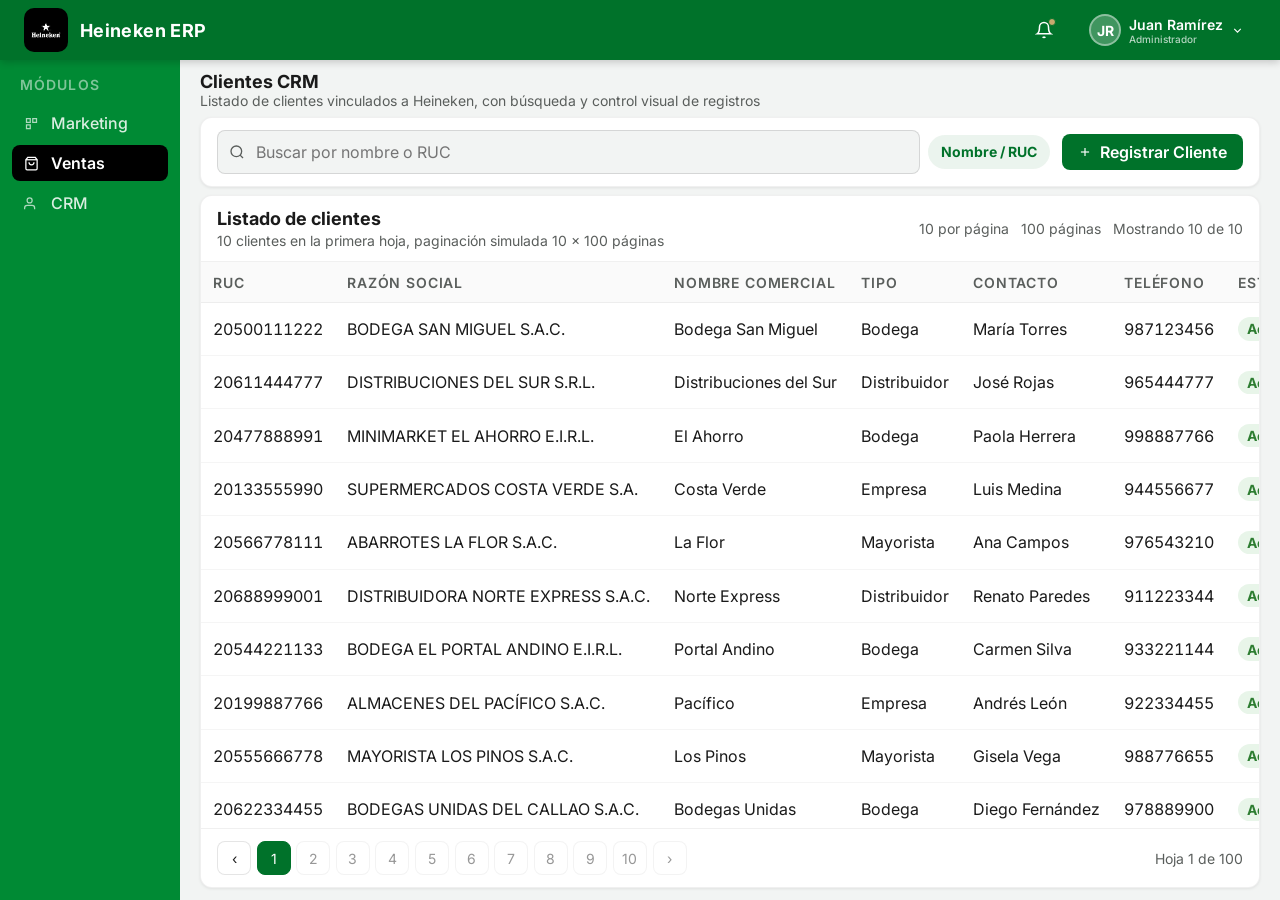
<file: crm/index.html>
<!doctype html>
<html lang="es">
  <head>
    <meta charset="UTF-8" />
    <meta name="viewport" content="width=device-width, initial-scale=1.0" />
    <title>CRM Clientes - Heineken</title>
    <link rel="preconnect" href="https://fonts.googleapis.com" />
    <link rel="preconnect" href="https://fonts.gstatic.com" crossorigin />
    <link
      href="https://fonts.googleapis.com/css2?family=Inter:wght@300..700&display=swap"
      rel="stylesheet"
    />
    <link rel="stylesheet" href="../stylebase.css" />
    <link rel="stylesheet" href="crmstyle.css" />
    <style>
      .mn {
        overflow: hidden;
        padding: var(--sp3) var(--sp5);
        gap: var(--sp2);
      }

      .crm-shell {
        display: flex;
        flex-direction: column;
        gap: var(--sp2);
        min-height: 0;
        flex: 1;
      }

      .crm-toolbar {
        background: var(--su);
        border: 1px solid rgba(0, 0, 0, 0.06);
        border-radius: var(--rlg);
        box-shadow: var(--shsm);
        padding: var(--sp3) var(--sp4);
        display: flex;
        align-items: center;
        justify-content: space-between;
        gap: var(--sp3);
        flex-wrap: wrap;
      }

      .search-wrap {
        display: flex;
        align-items: center;
        gap: var(--sp2);
        flex: 1;
        min-width: 280px;
      }

      .search-box {
        position: relative;
        flex: 1;
      }

      .search-box input {
        width: 100%;
        padding: 0.7rem 0.8rem 0.7rem 2.4rem;
        border-radius: var(--rmd);
        border: 1px solid rgba(0, 0, 0, 0.12);
        background: var(--bg);
        font: inherit;
      }

      .search-box svg {
        position: absolute;
        left: 0.75rem;
        top: 50%;
        transform: translateY(-50%);
        color: var(--tm);
      }

      .search-tag {
        padding: 0.55rem 0.8rem;
        border-radius: var(--rfl);
        background: rgba(0, 114, 42, 0.08);
        color: var(--g);
        font-size: var(--txs);
        font-weight: 700;
        white-space: nowrap;
      }

      .crm-meta {
        display: flex;
        gap: var(--sp3);
        flex-wrap: wrap;
        font-size: var(--txs);
        color: var(--tm);
      }

      .crm-grid {
        display: grid;
        grid-template-columns: 1fr;
        min-height: 0;
        flex: 1;
      }

      .crm-card {
        background: var(--su);
        border: 1px solid rgba(0, 0, 0, 0.06);
        border-radius: var(--rlg);
        box-shadow: var(--shsm);
        overflow: hidden;
        min-height: 0;
        display: flex;
        flex-direction: column;
      }

      .crm-card-head {
        padding: var(--sp3) var(--sp4);
        display: flex;
        align-items: center;
        justify-content: space-between;
        gap: var(--sp3);
        border-bottom: 1px solid rgba(0, 0, 0, 0.06);
        flex-wrap: wrap;
      }

      .crm-card-head h2 {
        font-size: var(--tbs);
        color: var(--t);
        margin: 0;
      }

      .crm-card-head p {
        color: var(--tm);
        font-size: var(--txs);
        margin: 0.2rem 0 0;
      }

      .list-table-wrap {
        overflow: hidden;
        display: flex;
        flex-direction: column;
        min-height: 0;
      }

      .client-table {
        width: 100%;
        border-collapse: collapse;
      }

      .client-table thead tr {
        background: rgba(0, 0, 0, 0.02);
      }

      .client-table th,
      .client-table td {
        padding: 0.7rem 0.75rem;
        white-space: nowrap;
      }

      .client-table td:last-child,
      .client-table th:last-child {
        text-align: center;
      }

      .status-pill {
        display: inline-flex;
        align-items: center;
        gap: 0.35rem;
        padding: 0.2rem 0.55rem;
        border-radius: var(--rfl);
        font-size: var(--txs);
        font-weight: 700;
      }

      .status-ok {
        background: #e8f5e9;
        color: #2e7d32;
      }

      .status-warn {
        background: #fff3e0;
        color: #e65100;
      }

      .row-actions {
        display: inline-flex;
        gap: 0.35rem;
        justify-content: center;
      }

      .icon-btn {
        width: 30px;
        height: 30px;
        display: inline-flex;
        align-items: center;
        justify-content: center;
        border-radius: 8px;
        border: 1px solid rgba(0, 0, 0, 0.08);
        background: var(--su);
        color: var(--tm);
      }

      .icon-btn:hover {
        background: rgba(0, 114, 42, 0.06);
        color: var(--g);
      }

      .icon-btn.delete:hover {
        background: rgba(198, 40, 40, 0.08);
        color: #c62828;
      }

      .pagination-bar {
        display: flex;
        align-items: center;
        justify-content: space-between;
        gap: var(--sp3);
        padding: var(--sp3) var(--sp4);
        border-top: 1px solid rgba(0, 0, 0, 0.06);
        flex-wrap: wrap;
      }

      .pagination-group {
        display: inline-flex;
        align-items: center;
        gap: 0.35rem;
        flex-wrap: wrap;
      }

      .page-btn {
        min-width: 34px;
        height: 34px;
        border-radius: 8px;
        border: 1px solid rgba(0, 0, 0, 0.1);
        background: var(--su);
        color: var(--t);
        font-size: var(--txs);
      }

      .page-btn.active {
        background: var(--g);
        border-color: var(--g);
        color: var(--w);
      }

      .page-btn:disabled {
        opacity: 0.45;
        cursor: not-allowed;
      }

      .page-summary {
        font-size: var(--txs);
        color: var(--tm);
      }

      .modal-form {
        width: min(1100px, calc(100vw - 2rem));
        max-height: calc(100dvh - 2rem);
        display: flex;
        flex-direction: column;
        overflow: hidden;
      }

      .modal-form .modal-body {
        overflow: auto;
        padding: var(--sp4);
      }

      .mini-step {
        display: flex;
        gap: var(--sp2);
        flex-wrap: wrap;
        margin-bottom: var(--sp3);
      }

      .mini-step span {
        padding: 0.35rem 0.6rem;
        border-radius: var(--rfl);
        background: rgba(0, 0, 0, 0.05);
        color: var(--tm);
        font-size: var(--txs);
        font-weight: 700;
      }

      .mini-step .active {
        background: var(--g);
        color: var(--w);
      }

      .modal-form-grid {
        display: grid;
        grid-template-columns: repeat(3, minmax(0, 1fr));
        gap: var(--sp2);
      }

      .modal-form .form-group.full {
        grid-column: 1 / -1;
      }

      .client-modal-footer {
        display: flex;
        justify-content: flex-end;
        gap: var(--sp2);
        padding: var(--sp3) var(--sp4) var(--sp4);
        border-top: 1px solid rgba(0, 0, 0, 0.06);
      }

      .client-modal-footer .btn {
        min-width: 140px;
      }

      .summary-box {
        background: rgba(0, 114, 42, 0.05);
        border-radius: var(--rmd);
        padding: var(--sp3);
        display: grid;
        gap: var(--sp2);
      }

      .summary-row {
        display: flex;
        justify-content: space-between;
        gap: var(--sp3);
        border-bottom: 1px solid rgba(0, 114, 42, 0.08);
        padding-bottom: 0.45rem;
      }

      .summary-row:last-child {
        border-bottom: none;
        padding-bottom: 0;
      }

      .summary-row strong {
        color: var(--tm);
      }

      .empty-state {
        padding: var(--sp6);
        text-align: center;
        color: var(--tm);
      }

      .empty-state h3 {
        margin: 0 0 0.35rem;
        color: var(--t);
      }

      @media (max-width: 1100px) {
        .modal-form-grid {
          grid-template-columns: repeat(2, minmax(0, 1fr));
        }
      }

      @media (max-width: 768px) {
        body {
          overflow: auto;
        }

        .lay,
        .mn {
          overflow: auto;
        }

        .modal-form-grid {
          grid-template-columns: 1fr;
        }

        .client-modal-footer,
        .pagination-bar,
        .crm-card-head,
        .crm-toolbar {
          padding-left: var(--sp3);
          padding-right: var(--sp3);
        }
      }
    </style>
  </head>
  <body>
    <header class="hd">
      <a class="hd-logo" href="#">
        <img class="hd-logo-mark" src="../logo.png" alt="Heineken" />
        <span class="hd-logo-t">Heineken ERP</span>
      </a>
      <div class="hd-r">
        <button class="hd-nb" aria-label="Notificaciones">
          <svg
            width="18"
            height="18"
            viewBox="0 0 24 24"
            fill="none"
            stroke="currentColor"
            stroke-width="2"
          >
            <path d="M18 8A6 6 0 0 0 6 8c0 7-3 9-3 9h18s-3-2-3-9" />
            <path d="M13.73 21a2 2 0 0 1-3.46 0" />
          </svg>
          <span class="nd"></span>
        </button>
        <button class="hd-usr">
          <div class="hd-av">JR</div>
          <div style="text-align: left">
            <div style="font-size: var(--txs); font-weight: 600">
              Juan Ramírez
            </div>
            <div style="font-size: 10px; opacity: 0.7">Administrador</div>
          </div>
          <svg
            width="13"
            height="13"
            viewBox="0 0 24 24"
            fill="none"
            stroke="currentColor"
            stroke-width="2"
          >
            <polyline points="6 9 12 15 18 9" />
          </svg>
        </button>
      </div>
    </header>

    <div class="lay">
      <aside class="sb">
        <span class="sb-lbl">Módulos</span>
        <button class="ni" onclick="act(this)">
          <svg
            width="15"
            height="15"
            viewBox="0 0 24 24"
            fill="none"
            stroke="currentColor"
            stroke-width="2"
          >
            <path d="M4 4h6v6H4z" />
            <path d="M14 4h6v6h-6z" />
            <path d="M4 14h6v6H4z" />
          </svg>
          Marketing
        </button>
        <button class="ni a" onclick="act(this)">
          <svg
            width="15"
            height="15"
            viewBox="0 0 24 24"
            fill="none"
            stroke="currentColor"
            stroke-width="2"
          >
            <path d="M6 2L3 6v14a2 2 0 0 0 2 2h14a2 2 0 0 0 2-2V6l-3-4z" />
            <line x1="3" y1="6" x2="21" y2="6" />
            <path d="M16 10a4 4 0 0 1-8 0" />
          </svg>
          Ventas
        </button>
        <button class="ni" onclick="act(this)">
          <svg
            width="15"
            height="15"
            viewBox="0 0 24 24"
            fill="none"
            stroke="currentColor"
            stroke-width="2"
          >
            <path d="M17 21v-2a4 4 0 0 0-4-4H5a4 4 0 0 0-4 4v2" />
            <circle cx="9" cy="7" r="4" />
          </svg>
          CRM
        </button>
      </aside>

      <main class="mn">
        <div class="ph">
          <div>
            <h1>Clientes CRM</h1>
            <p>
              Listado de clientes vinculados a Heineken, con búsqueda y control
              visual de registros
            </p>
          </div>
        </div>

        <div class="crm-shell">
          <div class="crm-toolbar">
            <div class="search-wrap">
              <div class="search-box">
                <svg
                  width="16"
                  height="16"
                  viewBox="0 0 24 24"
                  fill="none"
                  stroke="currentColor"
                  stroke-width="2"
                >
                  <circle cx="11" cy="11" r="8" />
                  <line x1="21" y1="21" x2="16.65" y2="16.65" />
                </svg>
                <input
                  id="searchInput"
                  type="text"
                  placeholder="Buscar por nombre o RUC"
                  oninput="filterClients()"
                />
              </div>
              <span class="search-tag">Nombre / RUC</span>
            </div>
            <button class="btn bp" onclick="openClientModal()">
              <svg
                width="14"
                height="14"
                viewBox="0 0 24 24"
                fill="none"
                stroke="currentColor"
                stroke-width="2"
              >
                <line x1="12" y1="5" x2="12" y2="19" />
                <line x1="5" y1="12" x2="19" y2="12" />
              </svg>
              Registrar Cliente
            </button>
          </div>

          <div class="crm-card">
            <div class="crm-card-head">
              <div>
                <h2>Listado de clientes</h2>
                <p id="resultsInfo">
                  10 clientes en la primera hoja, paginación simulada 10 x 100
                  páginas
                </p>
              </div>
              <div class="crm-meta">
                <span>10 por página</span>
                <span>100 páginas</span>
                <span id="showingCount">Mostrando 10 de 10</span>
              </div>
            </div>

            <div class="list-table-wrap">
              <table class="client-table">
                <thead>
                  <tr>
                    <th>RUC</th>
                    <th>Razón social</th>
                    <th>Nombre comercial</th>
                    <th>Tipo</th>
                    <th>Contacto</th>
                    <th>Teléfono</th>
                    <th>Estado</th>
                    <th>Acciones</th>
                  </tr>
                </thead>
                <tbody id="clientTableBody"></tbody>
              </table>

              <div id="emptyState" class="empty-state" style="display: none">
                <h3>Sin resultados</h3>
                <p>No hay clientes que coincidan con la búsqueda.</p>
              </div>
            </div>

            <div class="pagination-bar">
              <div class="pagination-group">
                <button class="page-btn" id="prevBtn" onclick="changePage(-1)">
                  ‹
                </button>
                <button
                  class="page-btn active"
                  data-page="1"
                  onclick="goToPage(1)"
                >
                  1
                </button>
                <button
                  class="page-btn"
                  data-page="2"
                  onclick="goToPage(2)"
                  disabled
                >
                  2
                </button>
                <button
                  class="page-btn"
                  data-page="3"
                  onclick="goToPage(3)"
                  disabled
                >
                  3
                </button>
                <button
                  class="page-btn"
                  data-page="4"
                  onclick="goToPage(4)"
                  disabled
                >
                  4
                </button>
                <button
                  class="page-btn"
                  data-page="5"
                  onclick="goToPage(5)"
                  disabled
                >
                  5
                </button>
                <button
                  class="page-btn"
                  data-page="6"
                  onclick="goToPage(6)"
                  disabled
                >
                  6
                </button>
                <button
                  class="page-btn"
                  data-page="7"
                  onclick="goToPage(7)"
                  disabled
                >
                  7
                </button>
                <button
                  class="page-btn"
                  data-page="8"
                  onclick="goToPage(8)"
                  disabled
                >
                  8
                </button>
                <button
                  class="page-btn"
                  data-page="9"
                  onclick="goToPage(9)"
                  disabled
                >
                  9
                </button>
                <button
                  class="page-btn"
                  data-page="10"
                  onclick="goToPage(10)"
                  disabled
                >
                  10
                </button>
                <button
                  class="page-btn"
                  id="nextBtn"
                  onclick="changePage(1)"
                  disabled
                >
                  ›
                </button>
              </div>
              <div class="page-summary">Hoja 1 de 100</div>
            </div>
          </div>
        </div>
      </main>
    </div>

    <div id="clientModal" class="modal">
      <div class="modal-overlay"></div>
      <div class="modal-content modal-form">
        <div class="modal-header">
          <h2 id="modalTitle">Registrar Cliente</h2>
          <button class="modal-close" onclick="closeClientModal()">
            &times;
          </button>
        </div>

        <div class="modal-body">
          <div class="mini-step">
            <span class="active">1. Ingresar datos</span>
            <span>2. Validar</span>
            <span>3. Sincronizar</span>
          </div>

          <form id="clientForm" class="form-container">
            <div class="modal-form-grid">
              <div class="form-group">
                <label for="ruc">RUC <span class="required">*</span></label>
                <input
                  id="ruc"
                  name="ruc"
                  type="text"
                  maxlength="11"
                  placeholder="11 dígitos"
                  required
                />
              </div>
              <div class="form-group">
                <label for="razonSocial"
                  >Razón Social <span class="required">*</span></label
                >
                <input
                  id="razonSocial"
                  name="razonSocial"
                  type="text"
                  placeholder="Empresa o bodega"
                  required
                />
              </div>
              <div class="form-group">
                <label for="nombreComercial">Nombre Comercial</label>
                <input
                  id="nombreComercial"
                  name="nombreComercial"
                  type="text"
                  placeholder="Nombre comercial"
                />
              </div>
              <div class="form-group">
                <label for="tipoCliente"
                  >Tipo de Cliente <span class="required">*</span></label
                >
                <select id="tipoCliente" name="tipoCliente" required>
                  <option value="">Selecciona un tipo</option>
                  <option value="empresa">Empresa</option>
                  <option value="bodega">Bodega</option>
                  <option value="distribuidor">Distribuidor</option>
                  <option value="mayorista">Mayorista</option>
                </select>
              </div>
              <div class="form-group">
                <label for="contacto"
                  >Persona de Contacto <span class="required">*</span></label
                >
                <input
                  id="contacto"
                  name="contacto"
                  type="text"
                  placeholder="Nombre completo"
                  required
                />
              </div>
              <div class="form-group">
                <label for="telefono"
                  >Teléfono <span class="required">*</span></label
                >
                <input
                  id="telefono"
                  name="telefono"
                  type="text"
                  maxlength="9"
                  placeholder="9 dígitos"
                  required
                />
              </div>
              <div class="form-group full">
                <label for="correo"
                  >Correo Electrónico <span class="required">*</span></label
                >
                <input
                  id="correo"
                  name="correo"
                  type="email"
                  placeholder="correo@cliente.pe"
                  required
                />
              </div>
              <div class="form-group full">
                <label for="direccion"
                  >Dirección <span class="required">*</span></label
                >
                <input
                  id="direccion"
                  name="direccion"
                  type="text"
                  placeholder="Dirección fiscal o comercial"
                  required
                />
              </div>
              <div class="form-group">
                <label for="distrito"
                  >Distrito <span class="required">*</span></label
                >
                <input
                  id="distrito"
                  name="distrito"
                  type="text"
                  placeholder="Distrito"
                  required
                />
              </div>
              <div class="form-group full">
                <label for="observaciones">Observaciones</label>
                <textarea
                  id="observaciones"
                  name="observaciones"
                  rows="2"
                  placeholder="Notas adicionales"
                ></textarea>
              </div>
            </div>
          </form>
        </div>

        <div class="client-modal-footer">
          <button type="button" class="btn bs" onclick="closeClientModal()">
            Cancelar
          </button>
          <button type="button" class="btn bp" onclick="validateAndProceed()">
            Validar Datos
          </button>
        </div>
      </div>
    </div>

    <div id="validationModal" class="modal">
      <div class="modal-overlay"></div>
      <div class="modal-content validation-modal">
        <div class="modal-header">
          <h2>Validación de Cliente</h2>
          <button class="modal-close" onclick="closeModal('validationModal')">
            &times;
          </button>
        </div>
        <div class="modal-body">
          <div class="validation-status">
            <svg
              class="check-icon"
              viewBox="0 0 24 24"
              fill="none"
              stroke="currentColor"
              stroke-width="2"
            >
              <polyline points="20 6 9 17 4 12"></polyline>
            </svg>
            <p class="validation-title">Datos revisados correctamente</p>
            <p class="validation-subtitle">Confirma el registro del cliente</p>
          </div>
          <div class="summary-box">
            <div class="summary-row">
              <strong>RUC</strong><span id="sumRuc">-</span>
            </div>
            <div class="summary-row">
              <strong>Razón Social</strong><span id="sumRazonSocial">-</span>
            </div>
            <div class="summary-row">
              <strong>Tipo</strong><span id="sumTipoCliente">-</span>
            </div>
            <div class="summary-row">
              <strong>Contacto</strong><span id="sumContacto">-</span>
            </div>
          </div>
        </div>
        <div class="modal-footer">
          <button
            type="button"
            class="btn bs"
            onclick="closeModal('validationModal')"
          >
            Cancelar
          </button>
          <button type="button" class="btn bp" onclick="confirmRegister()">
            Registrar Cliente
          </button>
        </div>
      </div>
    </div>

    <div id="syncModal" class="modal">
      <div class="modal-overlay"></div>
      <div class="modal-content sync-modal">
        <div class="sync-header">
          <div class="sync-animation"><div class="sync-spinner"></div></div>
          <h2>Sincronizando</h2>
        </div>
        <p class="sync-text">Guardando el cliente en la base de datos...</p>
        <div class="sync-progress"><div class="progress-bar"></div></div>
      </div>
    </div>

    <div id="successNotification" class="notification success-notification">
      <div class="notification-content">
        <svg
          class="notification-icon"
          viewBox="0 0 24 24"
          fill="none"
          stroke="currentColor"
          stroke-width="2"
        >
          <polyline points="20 6 9 17 4 12"></polyline>
        </svg>
        <div class="notification-text">
          <h4>Éxito</h4>
          <p id="successMessage">Cliente guardado correctamente</p>
        </div>
        <button class="notification-close" onclick="closeNotification()">
          &times;
        </button>
      </div>
    </div>

    <div id="errorNotification" class="notification error-notification">
      <div class="notification-content">
        <svg
          class="notification-icon"
          viewBox="0 0 24 24"
          fill="none"
          stroke="currentColor"
          stroke-width="2"
        >
          <circle cx="12" cy="12" r="10"></circle>
          <line x1="12" y1="8" x2="12" y2="12"></line>
          <line x1="12" y1="16" x2="12.01" y2="16"></line>
        </svg>
        <div class="notification-text">
          <h4>Error</h4>
          <p id="errorMessage">Revisa los campos obligatorios</p>
        </div>
        <button class="notification-close" onclick="closeErrorNotification()">
          &times;
        </button>
      </div>
    </div>

    <script>
      const PAGE_SIZE = 10;
      const TOTAL_PAGES = 100;
      let currentPage = 1;
      let editingId = null;
      let clients = [
        {
          id: 1,
          ruc: "20500111222",
          razonSocial: "BODEGA SAN MIGUEL S.A.C.",
          nombreComercial: "Bodega San Miguel",
          tipoCliente: "Bodega",
          contacto: "María Torres",
          telefono: "987123456",
          correo: "contacto@bodegasm.pe",
          direccion: "Av. Los Alisos 145",
          distrito: "San Miguel",
          observaciones: "Cliente de reposición semanal",
          estado: "Activo",
        },
        {
          id: 2,
          ruc: "20611444777",
          razonSocial: "DISTRIBUCIONES DEL SUR S.R.L.",
          nombreComercial: "Distribuciones del Sur",
          tipoCliente: "Distribuidor",
          contacto: "José Rojas",
          telefono: "965444777",
          correo: "ventas@delsur.pe",
          direccion: "Calle 12 Mz. F Lt. 3",
          distrito: "Villa El Salvador",
          observaciones: "Cobertura zona sur",
          estado: "Activo",
        },
        {
          id: 3,
          ruc: "20477888991",
          razonSocial: "MINIMARKET EL AHORRO E.I.R.L.",
          nombreComercial: "El Ahorro",
          tipoCliente: "Bodega",
          contacto: "Paola Herrera",
          telefono: "998887766",
          correo: "admin@elahorro.pe",
          direccion: "Jr. Comercio 248",
          distrito: "Ate",
          observaciones: "Pedido mixto",
          estado: "Activo",
        },
        {
          id: 4,
          ruc: "20133555990",
          razonSocial: "SUPERMERCADOS COSTA VERDE S.A.",
          nombreComercial: "Costa Verde",
          tipoCliente: "Empresa",
          contacto: "Luis Medina",
          telefono: "944556677",
          correo: "lmedina@costaverde.pe",
          direccion: "Av. Marina 2200",
          distrito: "Miraflores",
          observaciones: "Cuentas corporativas",
          estado: "Activo",
        },
        {
          id: 5,
          ruc: "20566778111",
          razonSocial: "ABARROTES LA FLOR S.A.C.",
          nombreComercial: "La Flor",
          tipoCliente: "Mayorista",
          contacto: "Ana Campos",
          telefono: "976543210",
          correo: "ana@laflor.pe",
          direccion: "Mercado Central Puesto 18",
          distrito: "Cercado de Lima",
          observaciones: "Alta rotación",
          estado: "Activo",
        },
        {
          id: 6,
          ruc: "20688999001",
          razonSocial: "DISTRIBUIDORA NORTE EXPRESS S.A.C.",
          nombreComercial: "Norte Express",
          tipoCliente: "Distribuidor",
          contacto: "Renato Paredes",
          telefono: "911223344",
          correo: "rparedes@norteexpress.pe",
          direccion: "Panamericana Norte Km. 24",
          distrito: "Los Olivos",
          observaciones: "Cobertura Lima Norte",
          estado: "Activo",
        },
        {
          id: 7,
          ruc: "20544221133",
          razonSocial: "BODEGA EL PORTAL ANDINO E.I.R.L.",
          nombreComercial: "Portal Andino",
          tipoCliente: "Bodega",
          contacto: "Carmen Silva",
          telefono: "933221144",
          correo: "carmen@portalandino.pe",
          direccion: "Av. Principal 550",
          distrito: "Comas",
          observaciones: "Pedidos de fin de semana",
          estado: "Activo",
        },
        {
          id: 8,
          ruc: "20199887766",
          razonSocial: "ALMACENES DEL PACÍFICO S.A.C.",
          nombreComercial: "Pacífico",
          tipoCliente: "Empresa",
          contacto: "Andrés León",
          telefono: "922334455",
          correo: "aleon@pacifico.pe",
          direccion: "Vía de Evitamiento 880",
          distrito: "San Luis",
          observaciones: "Centro de distribución",
          estado: "Activo",
        },
        {
          id: 9,
          ruc: "20555666778",
          razonSocial: "MAYORISTA LOS PINOS S.A.C.",
          nombreComercial: "Los Pinos",
          tipoCliente: "Mayorista",
          contacto: "Gisela Vega",
          telefono: "988776655",
          correo: "gvega@lospinos.pe",
          direccion: "Av. Túpac Amaru 7800",
          distrito: "Comas",
          observaciones: "Compra por volumen",
          estado: "Activo",
        },
        {
          id: 10,
          ruc: "20622334455",
          razonSocial: "BODEGAS UNIDAS DEL CALLAO S.A.C.",
          nombreComercial: "Bodegas Unidas",
          tipoCliente: "Bodega",
          contacto: "Diego Fernández",
          telefono: "978889900",
          correo: "diego@bodegasunidas.pe",
          direccion: "Av. Faucett 400",
          distrito: "Callao",
          observaciones: "Cliente de ruta costera",
          estado: "Activo",
        },
      ];

      let filteredClients = [...clients];

      function act(btn) {
        document
          .querySelectorAll(".ni")
          .forEach((item) => item.classList.remove("a", "at"));
        btn.classList.add("a");
      }

      function renderTable() {
        const tbody = document.getElementById("clientTableBody");
        const emptyState = document.getElementById("emptyState");
        const info = document.getElementById("showingCount");

        const pageItems = filteredClients.slice(0, PAGE_SIZE);

        tbody.innerHTML = pageItems
          .map(
            (client) => `
						<tr>
							<td>${client.ruc}</td>
							<td>${client.razonSocial}</td>
							<td>${client.nombreComercial}</td>
							<td>${client.tipoCliente}</td>
							<td>${client.contacto}</td>
							<td>${client.telefono}</td>
							<td><span class="status-pill status-ok">${client.estado}</span></td>
							<td>
								<div class="row-actions">
									<button class="icon-btn" title="Editar" onclick="editClient(${client.id})">
										<svg width="14" height="14" viewBox="0 0 24 24" fill="none" stroke="currentColor" stroke-width="2">
											<path d="M12 20h9" />
											<path d="M16.5 3.5a2.1 2.1 0 0 1 3 3L7 19l-4 1 1-4 12.5-12.5z" />
										</svg>
									</button>
									<button class="icon-btn delete" title="Eliminar" onclick="deleteClient(${client.id})">
										<svg width="14" height="14" viewBox="0 0 24 24" fill="none" stroke="currentColor" stroke-width="2">
											<line x1="18" y1="6" x2="6" y2="18" />
											<line x1="6" y1="6" x2="18" y2="18" />
										</svg>
									</button>
								</div>
							</td>
						</tr>
					`,
          )
          .join("");

        emptyState.style.display = pageItems.length ? "none" : "block";
        info.textContent = `Mostrando ${pageItems.length} de ${filteredClients.length || 0}`;
      }

      function filterClients() {
        const query = document
          .getElementById("searchInput")
          .value.trim()
          .toLowerCase();
        filteredClients = clients.filter(
          (client) =>
            client.ruc.includes(query) ||
            client.razonSocial.toLowerCase().includes(query) ||
            client.nombreComercial.toLowerCase().includes(query),
        );
        renderTable();
      }

      function goToPage(page) {
        currentPage = page;
      }

      function changePage(direction) {
        currentPage = Math.max(
          1,
          Math.min(TOTAL_PAGES, currentPage + direction),
        );
      }

      function openClientModal(clientId = null) {
        editingId = clientId;
        const modal = document.getElementById("clientModal");
        const form = document.getElementById("clientForm");
        document.getElementById("modalTitle").textContent = clientId
          ? "Registrar Cliente"
          : "Registrar Cliente";

        form.reset();
        if (clientId !== null) {
          const client = clients.find((item) => item.id === clientId);
          if (client) {
            document.getElementById("ruc").value = client.ruc;
            document.getElementById("razonSocial").value = client.razonSocial;
            document.getElementById("nombreComercial").value =
              client.nombreComercial;
            document.getElementById("tipoCliente").value =
              client.tipoCliente.toLowerCase();
            document.getElementById("contacto").value = client.contacto;
            document.getElementById("telefono").value = client.telefono;
            document.getElementById("correo").value = client.correo;
            document.getElementById("direccion").value = client.direccion;
            document.getElementById("distrito").value = client.distrito;
            document.getElementById("observaciones").value =
              client.observaciones;
          }
        }

        modal.classList.add("active");
        document.body.style.overflow = "hidden";
      }

      function closeClientModal() {
        document.getElementById("clientModal").classList.remove("active");
        document.body.style.overflow = "auto";
      }

      function openModal(id) {
        document.getElementById(id).classList.add("active");
        document.body.style.overflow = "hidden";
      }

      function closeModal(id) {
        document.getElementById(id).classList.remove("active");
        document.body.style.overflow = "auto";
      }

      function validateForm() {
        const requiredFields = [
          "ruc",
          "razonSocial",
          "tipoCliente",
          "contacto",
          "telefono",
          "correo",
          "direccion",
          "distrito",
        ];
        const errors = [];

        requiredFields.forEach((field) => {
          const value = document.getElementById(field).value.trim();
          if (!value) errors.push(field);
        });

        const ruc = document.getElementById("ruc").value.trim();
        const telefono = document.getElementById("telefono").value.trim();
        const correo = document.getElementById("correo").value.trim();
        const emailRegex = /^[^\s@]+@[^\s@]+\.[^\s@]+$/;

        if (ruc.length !== 11 || /\D/.test(ruc)) errors.push("ruc");
        if (telefono.length !== 9 || /\D/.test(telefono))
          errors.push("telefono");
        if (!emailRegex.test(correo)) errors.push("correo");

        return errors.length === 0;
      }

      function validateAndProceed() {
        if (!validateForm()) {
          showErrorNotification(
            "Completa todos los campos obligatorios correctamente",
          );
          return;
        }

        document.getElementById("sumRuc").textContent =
          document.getElementById("ruc").value;
        document.getElementById("sumRazonSocial").textContent =
          document.getElementById("razonSocial").value;
        document.getElementById("sumTipoCliente").textContent =
          document.getElementById("tipoCliente").selectedOptions[0].textContent;
        document.getElementById("sumContacto").textContent =
          document.getElementById("contacto").value;

        openModal("validationModal");
      }

      function confirmRegister() {
        closeModal("validationModal");
        openModal("syncModal");

        setTimeout(() => {
          closeModal("syncModal");

          const record = {
            id: editingId || Date.now(),
            ruc: document.getElementById("ruc").value.trim(),
            razonSocial: document.getElementById("razonSocial").value.trim(),
            nombreComercial: document
              .getElementById("nombreComercial")
              .value.trim(),
            tipoCliente:
              document.getElementById("tipoCliente").selectedOptions[0]
                .textContent,
            contacto: document.getElementById("contacto").value.trim(),
            telefono: document.getElementById("telefono").value.trim(),
            correo: document.getElementById("correo").value.trim(),
            direccion: document.getElementById("direccion").value.trim(),
            distrito: document.getElementById("distrito").value.trim(),
            observaciones: document
              .getElementById("observaciones")
              .value.trim(),
            estado: "Activo",
          };

          if (editingId !== null) {
            clients = clients.map((client) =>
              client.id === editingId ? record : client,
            );
          } else {
            clients.unshift(record);
            clients = clients.slice(0, 10);
          }

          filteredClients = [...clients];
          renderTable();
          closeClientModal();
          showSuccessNotification("Cliente guardado correctamente");
          editingId = null;
        }, 1800);
      }

      function editClient(id) {
        openClientModal(id);
      }

      function deleteClient(id) {
        const client = clients.find((item) => item.id === id);
        if (!client) return;

        const ok = confirm(`¿Eliminar a ${client.razonSocial}?`);
        if (!ok) return;

        clients = clients.filter((item) => item.id !== id);
        filteredClients = clients.filter((clientItem) => {
          const query = document
            .getElementById("searchInput")
            .value.trim()
            .toLowerCase();
          return (
            clientItem.ruc.includes(query) ||
            clientItem.razonSocial.toLowerCase().includes(query) ||
            clientItem.nombreComercial.toLowerCase().includes(query)
          );
        });

        renderTable();
        showSuccessNotification("Cliente eliminado de la vista");
      }

      function showSuccessNotification(message) {
        document.getElementById("successMessage").textContent = message;
        document.getElementById("successNotification").classList.add("show");
      }

      function closeNotification() {
        document.getElementById("successNotification").classList.remove("show");
      }

      function showErrorNotification(message) {
        document.getElementById("errorMessage").textContent = message;
        const notification = document.getElementById("errorNotification");
        notification.classList.add("show");
        setTimeout(() => notification.classList.remove("show"), 3000);
      }

      function closeErrorNotification() {
        document.getElementById("errorNotification").classList.remove("show");
      }

      document.addEventListener("click", (event) => {
        if (event.target.classList.contains("modal-overlay")) {
          event.target.parentElement.classList.remove("active");
          document.body.style.overflow = "auto";
        }
      });

      document.getElementById("ruc").addEventListener("input", (event) => {
        event.target.value = event.target.value.replace(/\D/g, "");
      });

      document.getElementById("telefono").addEventListener("input", (event) => {
        event.target.value = event.target.value.replace(/\D/g, "");
      });

      renderTable();
    </script>
  </body>
</html>
</file>
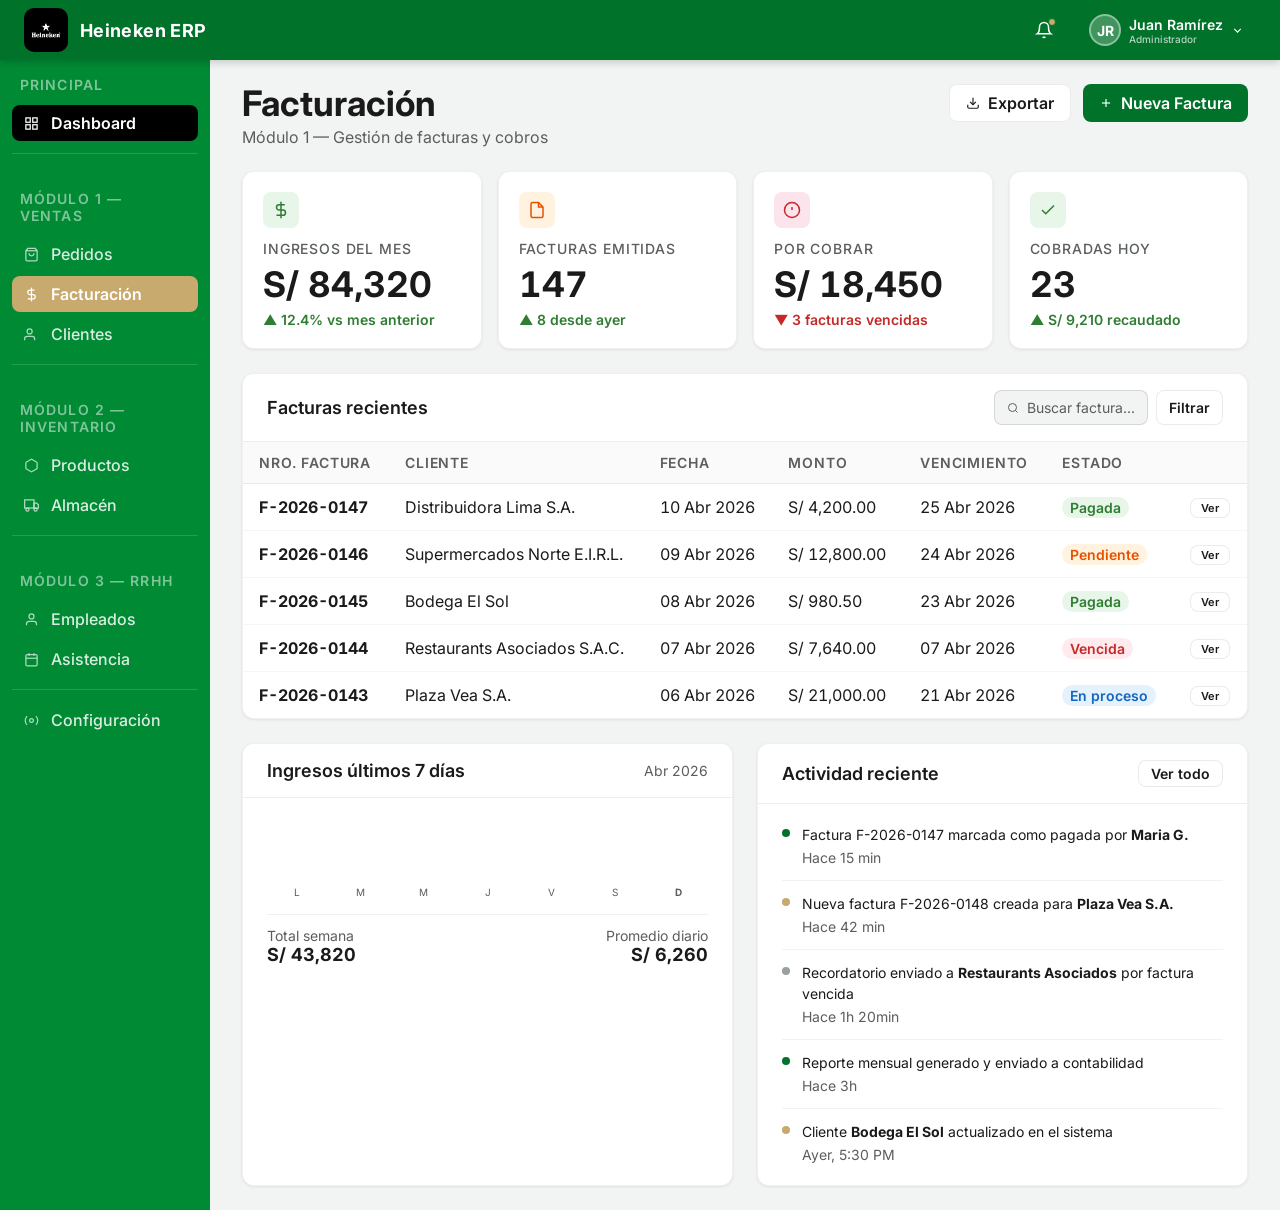
<file: base.html>
<!doctype html>
<html lang="es">
  <head>
    <meta charset="UTF-8" />
    <meta name="viewport" content="width=device-width, initial-scale=1.0" />
    <title>ERP Heineken</title>
    <link rel="preconnect" href="https://fonts.googleapis.com" />
    <link rel="preconnect" href="https://fonts.gstatic.com" crossorigin />
    <link
      href="https://fonts.googleapis.com/css2?family=Inter:wght@300..700&display=swap"
      rel="stylesheet"
    />
    <link rel="stylesheet" href="stylebase.css" />
  </head>
  <body>
    <header class="hd">
      <a class="hd-logo" href="#">
        <img class="hd-logo-mark" src="logo.png" alt="Heineken" />
        <span class="hd-logo-t">Heineken ERP</span>
      </a>
      <div class="hd-r">
        <button class="hd-nb" aria-label="Notificaciones">
          <svg
            width="18"
            height="18"
            viewBox="0 0 24 24"
            fill="none"
            stroke="currentColor"
            stroke-width="2"
          >
            <path d="M18 8A6 6 0 0 0 6 8c0 7-3 9-3 9h18s-3-2-3-9" />
            <path d="M13.73 21a2 2 0 0 1-3.46 0" />
          </svg>
          <span class="nd"></span>
        </button>
        <button class="hd-usr">
          <div class="hd-av">JR</div>
          <div style="text-align: left">
            <div style="font-size: var(--txs); font-weight: 600">
              Juan Ramírez
            </div>
            <div style="font-size: 10px; opacity: 0.7">Administrador</div>
          </div>
          <svg
            width="13"
            height="13"
            viewBox="0 0 24 24"
            fill="none"
            stroke="currentColor"
            stroke-width="2"
          >
            <polyline points="6 9 12 15 18 9" />
          </svg>
        </button>
      </div>
    </header>

    <div class="lay">
      <aside class="sb">
        <span class="sb-lbl">Principal</span>
        <button class="ni a" onclick="act(this)">
          <svg
            width="15"
            height="15"
            viewBox="0 0 24 24"
            fill="none"
            stroke="currentColor"
            stroke-width="2"
          >
            <rect x="3" y="3" width="7" height="7" />
            <rect x="14" y="3" width="7" height="7" />
            <rect x="3" y="14" width="7" height="7" />
            <rect x="14" y="14" width="7" height="7" /></svg
          >Dashboard
        </button>
        <div class="sd-div"></div>
        <span class="sb-lbl">Módulo 1 — Ventas</span>
        <button class="ni" onclick="act(this)">
          <svg
            width="15"
            height="15"
            viewBox="0 0 24 24"
            fill="none"
            stroke="currentColor"
            stroke-width="2"
          >
            <path d="M6 2L3 6v14a2 2 0 0 0 2 2h14a2 2 0 0 0 2-2V6l-3-4z" />
            <line x1="3" y1="6" x2="21" y2="6" />
            <path d="M16 10a4 4 0 0 1-8 0" /></svg
          >Pedidos
        </button>
        <button class="ni at" onclick="act(this)">
          <svg
            width="15"
            height="15"
            viewBox="0 0 24 24"
            fill="none"
            stroke="currentColor"
            stroke-width="2"
          >
            <line x1="12" y1="1" x2="12" y2="23" />
            <path d="M17 5H9.5a3.5 3.5 0 0 0 0 7h5a3.5 3.5 0 0 1 0 7H6" /></svg
          >Facturación
        </button>
        <button class="ni" onclick="act(this)">
          <svg
            width="15"
            height="15"
            viewBox="0 0 24 24"
            fill="none"
            stroke="currentColor"
            stroke-width="2"
          >
            <path d="M17 21v-2a4 4 0 0 0-4-4H5a4 4 0 0 0-4 4v2" />
            <circle cx="9" cy="7" r="4" /></svg
          >Clientes
        </button>
        <div class="sd-div"></div>
        <span class="sb-lbl">Módulo 2 — Inventario</span>
        <button class="ni" onclick="act(this)">
          <svg
            width="15"
            height="15"
            viewBox="0 0 24 24"
            fill="none"
            stroke="currentColor"
            stroke-width="2"
          >
            <path
              d="M21 16V8a2 2 0 0 0-1-1.73l-7-4a2 2 0 0 0-2 0l-7 4A2 2 0 0 0 3 8v8a2 2 0 0 0 1 1.73l7 4a2 2 0 0 0 2 0l7-4A2 2 0 0 0 21 16z"
            /></svg
          >Productos
        </button>
        <button class="ni" onclick="act(this)">
          <svg
            width="15"
            height="15"
            viewBox="0 0 24 24"
            fill="none"
            stroke="currentColor"
            stroke-width="2"
          >
            <rect x="1" y="3" width="15" height="13" />
            <polygon points="16 8 20 8 23 11 23 16 16 16 16 8" />
            <circle cx="5.5" cy="18.5" r="2.5" />
            <circle cx="18.5" cy="18.5" r="2.5" /></svg
          >Almacén
        </button>
        <div class="sd-div"></div>
        <span class="sb-lbl">Módulo 3 — RRHH</span>
        <button class="ni" onclick="act(this)">
          <svg
            width="15"
            height="15"
            viewBox="0 0 24 24"
            fill="none"
            stroke="currentColor"
            stroke-width="2"
          >
            <path d="M20 21v-2a4 4 0 0 0-4-4H8a4 4 0 0 0-4 4v2" />
            <circle cx="12" cy="7" r="4" /></svg
          >Empleados
        </button>
        <button class="ni" onclick="act(this)">
          <svg
            width="15"
            height="15"
            viewBox="0 0 24 24"
            fill="none"
            stroke="currentColor"
            stroke-width="2"
          >
            <rect x="3" y="4" width="18" height="18" rx="2" />
            <line x1="16" y1="2" x2="16" y2="6" />
            <line x1="8" y1="2" x2="8" y2="6" />
            <line x1="3" y1="10" x2="21" y2="10" /></svg
          >Asistencia
        </button>
        <div class="sd-div"></div>
        <button class="ni" onclick="act(this)">
          <svg
            width="15"
            height="15"
            viewBox="0 0 24 24"
            fill="none"
            stroke="currentColor"
            stroke-width="2"
          >
            <circle cx="12" cy="12" r="3" />
            <path d="M19.07 4.93a10 10 0 0 1 0 14.14" />
            <path d="M4.93 4.93a10 10 0 0 0 0 14.14" /></svg
          >Configuración
        </button>
      </aside>

      <main class="mn">
        <div class="ph">
          <div>
            <h1>Facturación</h1>
            <p>Módulo 1 — Gestión de facturas y cobros</p>
          </div>
          <div style="display: flex; gap: var(--sp3)">
            <button class="btn bs">
              <svg
                width="14"
                height="14"
                viewBox="0 0 24 24"
                fill="none"
                stroke="currentColor"
                stroke-width="2"
              >
                <path d="M21 15v4a2 2 0 0 1-2 2H5a2 2 0 0 1-2-2v-4" />
                <polyline points="7 10 12 15 17 10" />
                <line x1="12" y1="15" x2="12" y2="3" /></svg
              >Exportar
            </button>
            <button class="btn bp">
              <svg
                width="14"
                height="14"
                viewBox="0 0 24 24"
                fill="none"
                stroke="currentColor"
                stroke-width="2"
              >
                <line x1="12" y1="5" x2="12" y2="19" />
                <line x1="5" y1="12" x2="19" y2="12" /></svg
              >Nueva Factura
            </button>
          </div>
        </div>

        <div class="kg">
          <div class="kc">
            <div class="ki" style="background: #e8f5e9">
              <svg
                width="18"
                height="18"
                viewBox="0 0 24 24"
                fill="none"
                stroke="#2e7d32"
                stroke-width="2"
              >
                <line x1="12" y1="1" x2="12" y2="23" />
                <path d="M17 5H9.5a3.5 3.5 0 0 0 0 7h5a3.5 3.5 0 0 1 0 7H6" />
              </svg>
            </div>
            <div class="kl">Ingresos del mes</div>
            <div class="kv">S/ 84,320</div>
            <div class="kch up">▲ 12.4% vs mes anterior</div>
          </div>
          <div class="kc">
            <div class="ki" style="background: #fff3e0">
              <svg
                width="18"
                height="18"
                viewBox="0 0 24 24"
                fill="none"
                stroke="#e65100"
                stroke-width="2"
              >
                <path
                  d="M14 2H6a2 2 0 0 0-2 2v16a2 2 0 0 0 2 2h12a2 2 0 0 0 2-2V8z"
                />
                <polyline points="14 2 14 8 20 8" />
              </svg>
            </div>
            <div class="kl">Facturas emitidas</div>
            <div class="kv">147</div>
            <div class="kch up">▲ 8 desde ayer</div>
          </div>
          <div class="kc">
            <div class="ki" style="background: #fce4ec">
              <svg
                width="18"
                height="18"
                viewBox="0 0 24 24"
                fill="none"
                stroke="#c62828"
                stroke-width="2"
              >
                <circle cx="12" cy="12" r="10" />
                <line x1="12" y1="8" x2="12" y2="12" />
                <line x1="12" y1="16" x2="12.01" y2="16" />
              </svg>
            </div>
            <div class="kl">Por cobrar</div>
            <div class="kv">S/ 18,450</div>
            <div class="kch dn">▼ 3 facturas vencidas</div>
          </div>
          <div class="kc">
            <div class="ki" style="background: #e8f5e9">
              <svg
                width="18"
                height="18"
                viewBox="0 0 24 24"
                fill="none"
                stroke="#2e7d32"
                stroke-width="2"
              >
                <polyline points="20 6 9 17 4 12" />
              </svg>
            </div>
            <div class="kl">Cobradas hoy</div>
            <div class="kv">23</div>
            <div class="kch up">▲ S/ 9,210 recaudado</div>
          </div>
        </div>

        <div class="tc">
          <div class="tch">
            <span class="tct">Facturas recientes</span>
            <div style="display: flex; gap: var(--sp2)">
              <div class="si">
                <svg
                  width="12"
                  height="12"
                  viewBox="0 0 24 24"
                  fill="none"
                  stroke="currentColor"
                  stroke-width="2"
                >
                  <circle cx="11" cy="11" r="8" />
                  <line x1="21" y1="21" x2="16.65" y2="16.65" /></svg
                >Buscar factura...
              </div>
              <button
                class="btn bs"
                style="font-size: var(--txs); padding: var(--sp1) var(--sp3)"
              >
                Filtrar
              </button>
            </div>
          </div>
          <table>
            <thead>
              <tr>
                <th>Nro. Factura</th>
                <th>Cliente</th>
                <th>Fecha</th>
                <th>Monto</th>
                <th>Vencimiento</th>
                <th>Estado</th>
                <th></th>
              </tr>
            </thead>
            <tbody>
              <tr>
                <td><b>F-2026-0147</b></td>
                <td>Distribuidora Lima S.A.</td>
                <td>10 Abr 2026</td>
                <td>S/ 4,200.00</td>
                <td>25 Abr 2026</td>
                <td><span class="badge bg">Pagada</span></td>
                <td>
                  <button
                    class="btn bs"
                    style="font-size: 11px; padding: 2px 10px"
                  >
                    Ver
                  </button>
                </td>
              </tr>
              <tr>
                <td><b>F-2026-0146</b></td>
                <td>Supermercados Norte E.I.R.L.</td>
                <td>09 Abr 2026</td>
                <td>S/ 12,800.00</td>
                <td>24 Abr 2026</td>
                <td><span class="badge bo">Pendiente</span></td>
                <td>
                  <button
                    class="btn bs"
                    style="font-size: 11px; padding: 2px 10px"
                  >
                    Ver
                  </button>
                </td>
              </tr>
              <tr>
                <td><b>F-2026-0145</b></td>
                <td>Bodega El Sol</td>
                <td>08 Abr 2026</td>
                <td>S/ 980.50</td>
                <td>23 Abr 2026</td>
                <td><span class="badge bg">Pagada</span></td>
                <td>
                  <button
                    class="btn bs"
                    style="font-size: 11px; padding: 2px 10px"
                  >
                    Ver
                  </button>
                </td>
              </tr>
              <tr>
                <td><b>F-2026-0144</b></td>
                <td>Restaurants Asociados S.A.C.</td>
                <td>07 Abr 2026</td>
                <td>S/ 7,640.00</td>
                <td>07 Abr 2026</td>
                <td><span class="badge bv">Vencida</span></td>
                <td>
                  <button
                    class="btn bs"
                    style="font-size: 11px; padding: 2px 10px"
                  >
                    Ver
                  </button>
                </td>
              </tr>
              <tr>
                <td><b>F-2026-0143</b></td>
                <td>Plaza Vea S.A.</td>
                <td>06 Abr 2026</td>
                <td>S/ 21,000.00</td>
                <td>21 Abr 2026</td>
                <td><span class="badge bb">En proceso</span></td>
                <td>
                  <button
                    class="btn bs"
                    style="font-size: 11px; padding: 2px 10px"
                  >
                    Ver
                  </button>
                </td>
              </tr>
            </tbody>
          </table>
        </div>

        <div class="btg">
          <div class="tc">
            <div class="tch">
              <span class="tct">Ingresos últimos 7 días</span
              ><span style="font-size: var(--txs); color: var(--tm)"
                >Abr 2026</span
              >
            </div>
            <div style="padding: var(--sp5) var(--sp6)">
              <div
                style="
                  display: flex;
                  justify-content: space-between;
                  align-items: flex-end;
                  gap: 4px;
                  height: 80px;
                "
              >
                <div
                  style="
                    flex: 1;
                    display: flex;
                    flex-direction: column;
                    align-items: center;
                    gap: 4px;
                  "
                >
                  <div
                    style="
                      width: 100%;
                      background: var(--g);
                      opacity: 0.5;
                      border-radius: 3px 3px 0 0;
                      height: 40%;
                    "
                  ></div>
                  <span style="font-size: 10px; color: var(--tm)">L</span>
                </div>
                <div
                  style="
                    flex: 1;
                    display: flex;
                    flex-direction: column;
                    align-items: center;
                    gap: 4px;
                  "
                >
                  <div
                    style="
                      width: 100%;
                      background: var(--g);
                      opacity: 0.6;
                      border-radius: 3px 3px 0 0;
                      height: 60%;
                    "
                  ></div>
                  <span style="font-size: 10px; color: var(--tm)">M</span>
                </div>
                <div
                  style="
                    flex: 1;
                    display: flex;
                    flex-direction: column;
                    align-items: center;
                    gap: 4px;
                  "
                >
                  <div
                    style="
                      width: 100%;
                      background: var(--g);
                      opacity: 0.5;
                      border-radius: 3px 3px 0 0;
                      height: 45%;
                    "
                  ></div>
                  <span style="font-size: 10px; color: var(--tm)">M</span>
                </div>
                <div
                  style="
                    flex: 1;
                    display: flex;
                    flex-direction: column;
                    align-items: center;
                    gap: 4px;
                  "
                >
                  <div
                    style="
                      width: 100%;
                      background: var(--g);
                      opacity: 0.7;
                      border-radius: 3px 3px 0 0;
                      height: 75%;
                    "
                  ></div>
                  <span style="font-size: 10px; color: var(--tm)">J</span>
                </div>
                <div
                  style="
                    flex: 1;
                    display: flex;
                    flex-direction: column;
                    align-items: center;
                    gap: 4px;
                  "
                >
                  <div
                    style="
                      width: 100%;
                      background: var(--g);
                      opacity: 0.65;
                      border-radius: 3px 3px 0 0;
                      height: 65%;
                    "
                  ></div>
                  <span style="font-size: 10px; color: var(--tm)">V</span>
                </div>
                <div
                  style="
                    flex: 1;
                    display: flex;
                    flex-direction: column;
                    align-items: center;
                    gap: 4px;
                  "
                >
                  <div
                    style="
                      width: 100%;
                      background: var(--g);
                      opacity: 0.4;
                      border-radius: 3px 3px 0 0;
                      height: 30%;
                    "
                  ></div>
                  <span style="font-size: 10px; color: var(--tm)">S</span>
                </div>
                <div
                  style="
                    flex: 1;
                    display: flex;
                    flex-direction: column;
                    align-items: center;
                    gap: 4px;
                  "
                >
                  <div
                    style="
                      width: 100%;
                      background: var(--gd);
                      opacity: 1;
                      border-radius: 3px 3px 0 0;
                      height: 90%;
                    "
                  ></div>
                  <span
                    style="font-size: 10px; color: var(--tm); font-weight: 700"
                    >D</span
                  >
                </div>
              </div>
              <div
                style="
                  display: flex;
                  justify-content: space-between;
                  margin-top: var(--sp4);
                  padding-top: var(--sp3);
                  border-top: 1px solid rgba(0, 0, 0, 0.06);
                "
              >
                <div>
                  <div style="font-size: var(--txs); color: var(--tm)">
                    Total semana
                  </div>
                  <div
                    style="
                      font-size: var(--tbs);
                      font-weight: 700;
                      font-variant-numeric: tabular-nums;
                    "
                  >
                    S/ 43,820
                  </div>
                </div>
                <div style="text-align: right">
                  <div style="font-size: var(--txs); color: var(--tm)">
                    Promedio diario
                  </div>
                  <div
                    style="
                      font-size: var(--tbs);
                      font-weight: 700;
                      font-variant-numeric: tabular-nums;
                    "
                  >
                    S/ 6,260
                  </div>
                </div>
              </div>
            </div>
          </div>
          <div class="tc">
            <div class="tch">
              <span class="tct">Actividad reciente</span
              ><button
                class="btn bs"
                style="font-size: var(--txs); padding: var(--sp1) var(--sp3)"
              >
                Ver todo
              </button>
            </div>
            <div style="padding: var(--sp2) var(--sp6)">
              <div class="ai">
                <div class="ad"></div>
                <div class="at-txt">
                  Factura F-2026-0147 marcada como pagada por <b>Maria G.</b
                  ><span>Hace 15 min</span>
                </div>
              </div>
              <div class="ai">
                <div class="ad t"></div>
                <div class="at-txt">
                  Nueva factura F-2026-0148 creada para <b>Plaza Vea S.A.</b
                  ><span>Hace 42 min</span>
                </div>
              </div>
              <div class="ai">
                <div class="ad gr"></div>
                <div class="at-txt">
                  Recordatorio enviado a <b>Restaurants Asociados</b> por
                  factura vencida<span>Hace 1h 20min</span>
                </div>
              </div>
              <div class="ai">
                <div class="ad"></div>
                <div class="at-txt">
                  Reporte mensual generado y enviado a contabilidad<span
                    >Hace 3h</span
                  >
                </div>
              </div>
              <div class="ai">
                <div class="ad t"></div>
                <div class="at-txt">
                  Cliente <b>Bodega El Sol</b> actualizado en el sistema<span
                    >Ayer, 5:30 PM</span
                  >
                </div>
              </div>
            </div>
          </div>
        </div>
      </main>
    </div>
    <script>
      function act(btn) {
        document.querySelectorAll(".ni").forEach((e) => {
          e.classList.remove("a", "at");
        });
        btn.classList.add("a");
      }
    </script>
  </body>
</html>
</file>
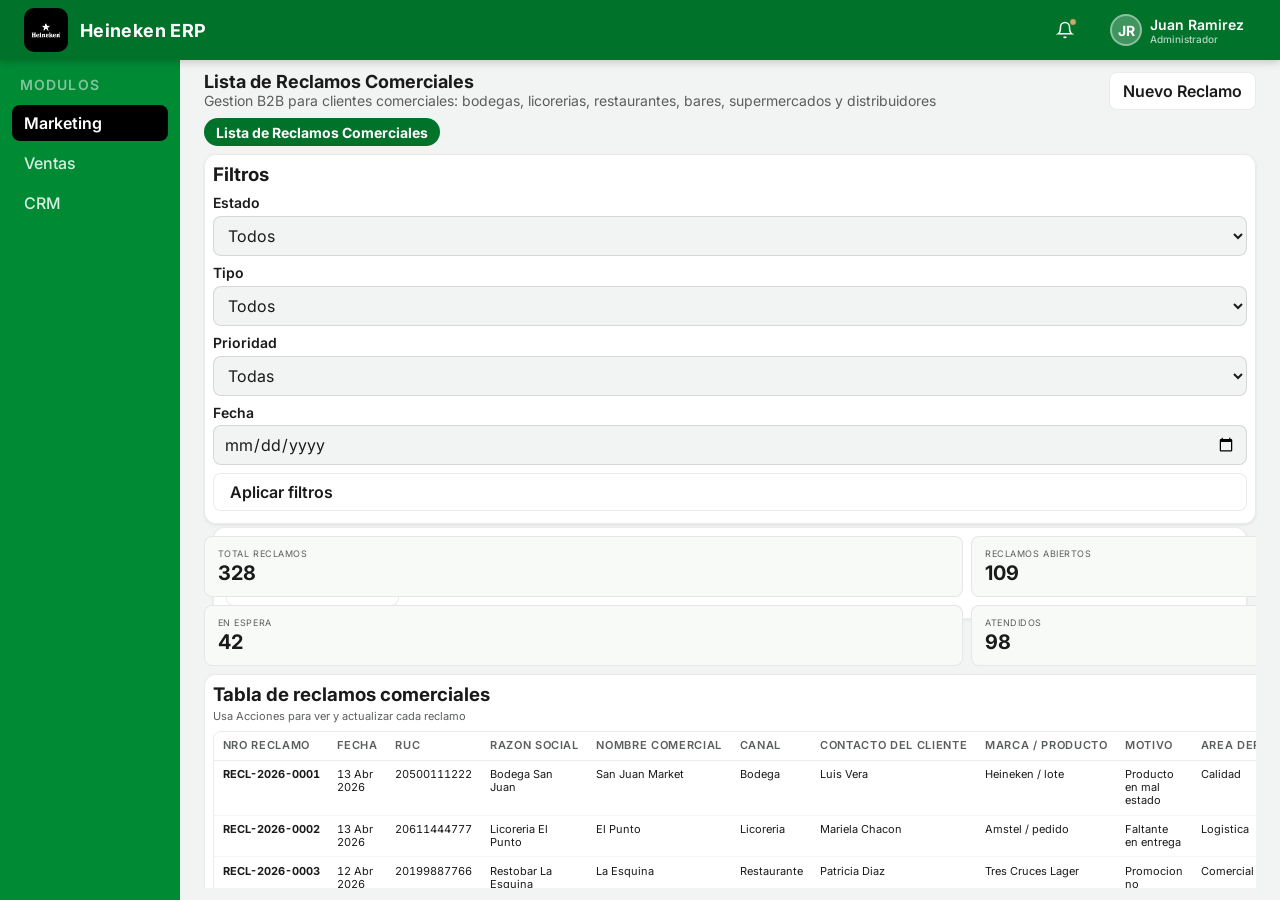
<file: crm/atencion-reclamos-comerciales.html>
<!doctype html>
<html lang="es">
  <head>
    <meta charset="UTF-8" />
    <meta name="viewport" content="width=device-width, initial-scale=1.0" />
    <title>Reclamos Comerciales B2B</title>
    <link rel="preconnect" href="https://fonts.googleapis.com" />
    <link rel="preconnect" href="https://fonts.gstatic.com" crossorigin />
    <link
      href="https://fonts.googleapis.com/css2?family=Inter:wght@300..700&display=swap"
      rel="stylesheet"
    />
    <link rel="stylesheet" href="../stylebase.css" />
    <link rel="stylesheet" href="crmstyle.css" />
  </head>
  <body>
    <header class="hd">
      <a class="hd-logo" href="#">
        <img class="hd-logo-mark" src="../logo.png" alt="Heineken" />
        <span class="hd-logo-t">Heineken ERP</span>
      </a>
      <div class="hd-r">
        <button class="hd-nb" aria-label="Notificaciones">
          <svg
            width="18"
            height="18"
            viewBox="0 0 24 24"
            fill="none"
            stroke="currentColor"
            stroke-width="2"
          >
            <path d="M18 8A6 6 0 0 0 6 8c0 7-3 9-3 9h18s-3-2-3-9" />
            <path d="M13.73 21a2 2 0 0 1-3.46 0" />
          </svg>
          <span class="nd"></span>
        </button>
        <button class="hd-usr">
          <div class="hd-av">JR</div>
          <div style="text-align: left">
            <div style="font-size: var(--txs); font-weight: 600">
              Juan Ramirez
            </div>
            <div style="font-size: 10px; opacity: 0.7">Administrador</div>
          </div>
        </button>
      </div>
    </header>

    <div class="lay">
      <aside class="sb" aria-label="Navegacion principal">
        <span class="sb-lbl">Modulos</span>
        <button class="ni a" onclick="act(this)">Marketing</button>
        <button class="ni" onclick="act(this)">Ventas</button>
        <button class="ni" onclick="act(this)">CRM</button>
      </aside>

      <main class="mn">
        <div class="ph">
          <div>
            <h1>Lista de Reclamos Comerciales</h1>
            <p>
              Gestion B2B para clientes comerciales: bodegas, licorerias,
              restaurantes, bares, supermercados y distribuidores
            </p>
          </div>
          <div class="ca-toolbar">
            <button
              class="btn bs"
              type="button"
              onclick="openModal('newReclamoModal')"
            >
              Nuevo Reclamo
            </button>
          </div>
        </div>

        <div class="ca-nav">
          <a
            class="ca-nav-link active"
            href="atencion-reclamos-comerciales.html"
            >Lista de Reclamos Comerciales</a
          >
        </div>

        <div class="ca-board">
          <section class="ca-panel">
            <h3>Filtros</h3>
            <div class="ca-field">
              <span class="ca-label">Estado</span
              ><select>
                <option>Todos</option>
                <option>No iniciado</option>
                <option>Derivado</option>
                <option>Resolución Completa</option>
                <option>Re-validacion</option>
                <option>Atendido</option>
              </select>
            </div>
            <div class="ca-field">
              <span class="ca-label">Tipo</span
              ><select>
                <option>Todos</option>
                <option>Consulta</option>
                <option>Reclamo</option>
              </select>
            </div>
            <div class="ca-field">
              <span class="ca-label">Prioridad</span
              ><select>
                <option>Todas</option>
                <option>Alta</option>
                <option>Media</option>
                <option>Baja</option>
              </select>
            </div>
            <div class="ca-field">
              <span class="ca-label">Fecha</span><input type="date" />
            </div>
            <button class="btn bs" type="button">Aplicar filtros</button>
            <div class="ca-card" style="margin-top: var(--sp2)">
              <h4>Acciones rapidas</h4>
              <div class="ca-actions" style="margin-top: var(--sp2)">
                <button
                  class="btn bs"
                  type="button"
                  onclick="openModal('newReclamoModal')"
                >
                  Registrar solicitud
                </button>
              </div>
            </div>
          </section>

          <section class="ca-main">
            <div class="ca-kpi-grid">
              <div class="ca-kpi">
                <span>Total reclamos</span><strong>328</strong>
              </div>
              <div class="ca-kpi">
                <span>Reclamos abiertos</span><strong>109</strong>
              </div>
              <div class="ca-kpi">
                <span>En espera</span><strong>42</strong>
              </div>
              <div class="ca-kpi">
                <span>Atendidos</span><strong>98</strong>
              </div>
            </div>

            <div class="ca-card">
              <div class="ca-table-head">
                <div>
                  <h3>Tabla de reclamos comerciales</h3>
                  <p class="ca-note">
                    Usa Acciones para ver y actualizar cada reclamo
                  </p>
                </div>
              </div>
              <div class="ca-table-wrap" style="margin-top: var(--sp2)">
                <table>
                  <thead>
                    <tr>
                      <th>Nro Reclamo</th>
                      <th>Fecha</th>
                      <th>RUC</th>
                      <th>Razon Social</th>
                      <th>Nombre Comercial</th>
                      <th>Canal</th>
                      <th>Contacto del Cliente</th>
                      <th>Marca / Producto</th>
                      <th>Motivo</th>
                      <th>Area Derivada</th>
                      <th>Estado</th>
                      <th>Ultima Actualizacion</th>
                      <th>Acciones</th>
                    </tr>
                  </thead>
                  <tbody>
                    <tr data-case="RECL-2026-0001">
                      <td>
                        <button
                          type="button"
                          class="ca-row-btn"
                          onclick="openCaseDetail('RECL-2026-0001')"
                        >
                          RECL-2026-0001
                        </button>
                      </td>
                      <td>13 Abr 2026</td>
                      <td>20500111222</td>
                      <td>Bodega San Juan</td>
                      <td>San Juan Market</td>
                      <td>Bodega</td>
                      <td>Luis Vera</td>
                      <td>Heineken / lote</td>
                      <td>Producto en mal estado</td>
                      <td>Calidad</td>
                      <td>
                        <span class="ca-status no-iniciado">No iniciado</span>
                      </td>
                      <td>Hace 20 min</td>
                      <td>
                        <div class="ca-row-actions">
                          <button
                            class="btn bs"
                            type="button"
                            onclick="openCaseDetail('RECL-2026-0001')"
                          >
                            Actualizar estado
                          </button>
                        </div>
                      </td>
                    </tr>
                    <tr data-case="RECL-2026-0002">
                      <td>
                        <button
                          type="button"
                          class="ca-row-btn"
                          onclick="openCaseDetail('RECL-2026-0002')"
                        >
                          RECL-2026-0002
                        </button>
                      </td>
                      <td>13 Abr 2026</td>
                      <td>20611444777</td>
                      <td>Licoreria El Punto</td>
                      <td>El Punto</td>
                      <td>Licoreria</td>
                      <td>Mariela Chacon</td>
                      <td>Amstel / pedido</td>
                      <td>Faltante en entrega</td>
                      <td>Logistica</td>
                      <td><span class="ca-status derivado">Derivado</span></td>
                      <td>Hace 1 h</td>
                      <td>
                        <div class="ca-row-actions">
                          <button
                            class="btn bs"
                            type="button"
                            onclick="openCaseDetail('RECL-2026-0002')"
                          >
                            Informacion del Reclamo
                          </button>
                        </div>
                      </td>
                    </tr>
                    <tr data-case="RECL-2026-0003">
                      <td>
                        <button
                          type="button"
                          class="ca-row-btn"
                          onclick="openCaseDetail('RECL-2026-0003')"
                        >
                          RECL-2026-0003
                        </button>
                      </td>
                      <td>12 Abr 2026</td>
                      <td>20199887766</td>
                      <td>Restobar La Esquina</td>
                      <td>La Esquina</td>
                      <td>Restaurante</td>
                      <td>Patricia Diaz</td>
                      <td>Tres Cruces Lager</td>
                      <td>Promocion no aplicada</td>
                      <td>Comercial</td>
                      <td>
                        <span class="ca-status resolucion-completa"
                          >Resolución Completa</span
                        >
                      </td>
                      <td>Hace 3 h</td>
                      <td>
                        <div class="ca-row-actions">
                          <button
                            class="btn bs"
                            type="button"
                            onclick="openCaseDetail('RECL-2026-0003')"
                          >
                            Actualizar estado
                          </button>
                        </div>
                      </td>
                    </tr>
                    <tr data-case="RECL-2026-0004">
                      <td>
                        <button
                          type="button"
                          class="ca-row-btn"
                          onclick="openCaseDetail('RECL-2026-0004')"
                        >
                          RECL-2026-0004
                        </button>
                      </td>
                      <td>12 Abr 2026</td>
                      <td>20555666778</td>
                      <td>Distribuidora Norte</td>
                      <td>Norte Express</td>
                      <td>Distribuidor</td>
                      <td>Ricardo Solis</td>
                      <td>Tres Cruces PUM PUM</td>
                      <td>Diferencia pedido / entrega</td>
                      <td>Logistica</td>
                      <td><span class="ca-status atendido">Atendido</span></td>
                      <td>Ayer</td>
                      <td>
                        <div class="ca-row-actions">
                          <button
                            class="btn bs"
                            type="button"
                            onclick="openCaseDetail('RECL-2026-0004')"
                          >
                            Actualizar estado
                          </button>
                        </div>
                      </td>
                    </tr>
                  </tbody>
                </table>
              </div>
            </div>
          </section>
        </div>
      </main>
    </div>

    <div id="caseDetailModal" class="modal">
      <button
        type="button"
        class="modal-overlay"
        aria-label="Cerrar modal de detalle"
        onclick="closeModal('caseDetailModal')"
      ></button>
      <div class="modal-content ca-detail-modal">
        <div class="modal-header">
          <div>
            <h2 id="detailCaseTitle">Detalle del reclamo</h2>
            <p class="ca-note" id="detailCaseSubtitle">
              Expediente B2B del cliente comercial
            </p>
          </div>
          <div class="ca-detail-header-actions">
            <span id="detailStatusBadge" class="ca-status no-iniciado"
              >No iniciado</span
            >
            <button class="modal-close" onclick="closeModal('caseDetailModal')">
              &times;
            </button>
          </div>
        </div>
        <div class="modal-body ca-detail-modal-body">
          <div class="ca-detail-summary">
            <section class="ca-card ca-detail-block">
              <h4>Datos del negocio</h4>
              <div class="ca-subgrid" style="margin-top: var(--sp2)">
                <div class="ca-list-item">
                  <strong>Razon social</strong
                  ><span id="detailRazonSocial">-</span>
                </div>
                <div class="ca-list-item">
                  <strong>Nombre comercial</strong
                  ><span id="detailNombreComercial">-</span>
                </div>
                <div class="ca-list-item">
                  <strong>Canal</strong><span id="detailCanal">-</span>
                </div>
                <div class="ca-list-item">
                  <strong>Contacto</strong><span id="detailContacto">-</span>
                </div>
                <div class="ca-list-item">
                  <strong>Telefono</strong><span id="detailTelefono">-</span>
                </div>
                <div class="ca-list-item">
                  <strong>Correo</strong><span id="detailCorreo">-</span>
                </div>
                <div class="ca-list-item">
                  <strong>Direccion</strong><span id="detailDireccion">-</span>
                </div>
                <div class="ca-list-item">
                  <strong>Distrito</strong><span id="detailDistrito">-</span>
                </div>
              </div>
            </section>

            <section class="ca-card ca-detail-block">
              <h4>Datos del reclamo</h4>
              <div class="ca-list" style="margin-top: var(--sp2)">
                <div class="ca-list-item">
                  <strong>Marca / Producto</strong
                  ><span id="detailProducto">-</span>
                </div>
                <div class="ca-list-item">
                  <strong>Motivo</strong><span id="detailMotivo">-</span>
                </div>
                <div class="ca-list-item">
                  <strong>Descripcion</strong
                  ><span id="detailDescripcion">-</span>
                </div>
                <div class="ca-list-item">
                  <strong>Area sugerida</strong
                  ><span id="detailAreaSugerida">-</span>
                </div>
                <div class="ca-list-item">
                  <strong>Ultima actualizacion</strong
                  ><span id="detailActualizacion">-</span>
                </div>
                <div class="ca-list-item">
                  <strong>Evidencia adjunta</strong
                  ><span id="detailEvidencia">-</span>
                </div>
              </div>
            </section>
          </div>

          <div id="detailInfoBanner" class="ca-feedback"></div>

          <section class="ca-card ca-detail-flow">
            <div class="ca-detail-flow-head">
              <div>
                <h4>Acciones sobre el reclamo</h4>
                <p class="ca-note" id="detailActionNote">
                  Abre la derivacion o revisa la respuesta segun el estado.
                </p>
              </div>
              <div class="ca-actions">
                <button
                  id="detailDeriveBtn"
                  class="btn bp"
                  type="button"
                  onclick="handleDeriveAction()"
                >
                  Derivar reclamo
                </button>
                <button
                  id="detailResponseBtn"
                  class="btn bs"
                  type="button"
                  onclick="openResponseModal()"
                >
                  Revisar respuesta
                </button>
              </div>
            </div>
            <div id="derivePanel" class="ca-derive-panel" hidden>
              <div class="ca-modal-grid">
                <div class="ca-field full">
                  <span class="ca-label">Texto adicional de CRM</span>
                  <textarea id="deriveNote">
Se amplia el contexto del reclamo comercial para que el area tome accion con prioridad.</textarea
                  >
                </div>
                <div class="ca-field">
                  <span class="ca-label">Area a derivar</span>
                  <select id="deriveArea">
                    <option value="">Seleccionar area</option>
                    <option>Calidad</option>
                    <option>Logistica</option>
                    <option>Facturacion</option>
                    <option>Comercial</option>
                  </select>
                </div>
                <div class="ca-field">
                  <span class="ca-label">Prioridad</span>
                  <select id="derivePriority">
                    <option>Alta</option>
                    <option>Media</option>
                    <option>Baja</option>
                  </select>
                </div>
              </div>
              <p class="ca-note">
                Primero se expande esta modal. Luego, con el texto y el area
                listos, vuelve a pulsar derivar para enviar el reclamo.
              </p>
            </div>
          </section>

          <section class="ca-card">
            <h4>Historial y evidencia</h4>
            <div class="ca-timeline" style="margin-top: var(--sp2)">
              <div class="ca-timeline-item">
                <div class="ca-dot"></div>
                <div class="ca-meta">
                  <strong>Reclamo registrado</strong
                  ><span>Se crea el expediente comercial.</span>
                </div>
              </div>
              <div class="ca-timeline-item">
                <div class="ca-dot"></div>
                <div class="ca-meta">
                  <strong>Clasificado por CRM</strong
                  ><span>Se valida motivo, canal y prioridad.</span>
                </div>
              </div>
              <div class="ca-timeline-item">
                <div class="ca-dot"></div>
                <div class="ca-meta">
                  <strong>Seguimiento activo</strong
                  ><span id="detailTimelineLast"
                    >En espera de accion posterior.</span
                  >
                </div>
              </div>
            </div>
          </section>
        </div>
      </div>
    </div>

    <div id="responseModal" class="modal">
      <button
        type="button"
        class="modal-overlay"
        aria-label="Cerrar modal de respuesta"
        onclick="closeModal('responseModal')"
      ></button>
      <div class="modal-content ca-response-modal">
        <div class="modal-header">
          <div>
            <h2>Respuesta del area</h2>
            <p class="ca-note" id="responseCaseSubtitle">
              Reporte del area sobre el reclamo comercial
            </p>
          </div>
          <button class="modal-close" onclick="closeModal('responseModal')">
            &times;
          </button>
        </div>
        <div class="modal-body">
          <section class="ca-card">
            <h4>Reporte recibido</h4>
            <div
              id="responseReportText"
              class="ca-list-item"
              style="margin-top: var(--sp2)"
            >
              -
            </div>
          </section>

          <div class="ca-response-switch">
            <button
              id="reviewModeBtn"
              class="btn bs active"
              type="button"
              onclick="setResponseMode('review')"
            >
              Pedir revision otra vez
            </button>
            <button
              id="sendModeBtn"
              class="btn bs"
              type="button"
              onclick="setResponseMode('send')"
            >
              Enviar al cliente
            </button>
          </div>

          <div id="responseReviewPanel" class="ca-response-panel">
            <div class="ca-field full">
              <span class="ca-label">Texto adicional de CRM para revision</span>
              <textarea id="responseReviewText">
Se solicita una segunda revision con contexto adicional de CRM antes de cerrar el caso.</textarea
              >
            </div>
            <div class="ca-field">
              <span class="ca-label">Area sugerida</span>
              <select id="responseReviewArea">
                <option>Calidad</option>
                <option>Logistica</option>
                <option>Facturacion</option>
                <option>Comercial</option>
              </select>
            </div>
            <div class="ca-field">
              <span class="ca-label">Prioridad</span>
              <select id="responseReviewPriority">
                <option>Alta</option>
                <option>Media</option>
                <option>Baja</option>
              </select>
            </div>
          </div>

          <div id="responseSendPanel" class="ca-response-panel">
            <div class="ca-field full">
              <span class="ca-label">Texto para el cliente</span>
              <textarea id="responseSendText">
Se informa al cliente comercial que su reclamo fue atendido correctamente y se ejecutaron las acciones de cierre correspondientes.</textarea
              >
            </div>
            <div class="ca-field full">
              <span class="ca-label">Asunto de salida</span>
              <input
                id="responseSendSubject"
                value="Atencion de reclamo comercial"
              />
            </div>
          </div>

          <div id="responseFeedback" class="ca-feedback"></div>
        </div>
        <div class="modal-footer">
          <button
            class="btn bs"
            type="button"
            onclick="closeModal('responseModal')"
          >
            Cerrar
          </button>
          <button
            class="btn bp"
            id="responseActionBtn"
            type="button"
            onclick="handleResponseAction()"
          >
            Pedir revision otra vez
          </button>
        </div>
      </div>
    </div>

    <div id="newReclamoModal" class="modal">
      <button
        type="button"
        class="modal-overlay"
        aria-label="Cerrar modal de nuevo reclamo"
        onclick="closeModal('newReclamoModal')"
      ></button>
      <div
        class="modal-content"
        style="
          width: min(1180px, calc(100vw - 2rem));
          max-height: calc(100dvh - 2rem);
        "
      >
        <div class="modal-header">
          <h2>Nuevo Reclamo Comercial</h2>
          <button class="modal-close" onclick="closeModal('newReclamoModal')">
            &times;
          </button>
        </div>
        <div class="modal-body">
          <div class="ca-modal-grid">
            <div class="ca-field">
              <span class="ca-label">RUC</span><input value="20500111222" />
            </div>
            <div class="ca-field">
              <span class="ca-label">Razon social</span
              ><input value="Bodega San Juan" />
            </div>
            <div class="ca-field">
              <span class="ca-label">Nombre comercial</span
              ><input value="San Juan Market" />
            </div>
            <div class="ca-field">
              <span class="ca-label">Canal</span
              ><select>
                <option>Bodega</option>
                <option>Licoreria</option>
                <option>Restaurante</option>
                <option>Bar</option>
                <option>Supermercado</option>
                <option>Distribuidor</option>
              </select>
            </div>
            <div class="ca-field">
              <span class="ca-label">Tipo de negocio</span
              ><select>
                <option>Bodega</option>
                <option>Licoreria</option>
                <option>Restobar</option>
                <option>Supermercado</option>
                <option>Distribuidor</option>
              </select>
            </div>
            <div class="ca-field">
              <span class="ca-label">Contacto del cliente</span
              ><input value="Luis Vera" />
            </div>
            <div class="ca-field">
              <span class="ca-label">Telefono</span
              ><input value="+51 987654321" />
            </div>
            <div class="ca-field">
              <span class="ca-label">Correo</span
              ><input type="email" value="luis@sanjuan.pe" />
            </div>
            <div class="ca-field">
              <span class="ca-label">Direccion del local</span
              ><input value="Av. Abancay 123" />
            </div>
            <div class="ca-field">
              <span class="ca-label">Distrito</span
              ><input value="Cercado de Lima" />
            </div>
            <div class="ca-field">
              <span class="ca-label">Marca afectada</span
              ><select>
                <option>Heineken</option>
                <option>Amstel</option>
                <option>Tres Cruces Lager</option>
                <option>Tres Cruces PUM PUM</option>
              </select>
            </div>
            <div class="ca-field">
              <span class="ca-label">Producto afectado</span
              ><input value="Heineken 650ml" />
            </div>
            <div class="ca-field">
              <span class="ca-label">Lote si aplica</span><input value="2401" />
            </div>
            <div class="ca-field full">
              <span class="ca-label">Descripcion del reclamo</span
              ><textarea>
Producto en mal estado detectado por el cliente comercial al momento de la recepcion.</textarea
              >
            </div>
            <div class="ca-field full">
              <span class="ca-label">Adjuntar evidencia</span
              ><input value="foto_lote_2401.jpg, guia_8821.pdf" />
            </div>
            <div class="ca-field">
              <span class="ca-label">Area pertinente sugerida</span
              ><select>
                <option>Calidad</option>
                <option>Logistica</option>
                <option>Facturacion</option>
                <option>Comercial</option>
              </select>
            </div>
            <div class="ca-field">
              <span class="ca-label">Prioridad</span
              ><select>
                <option>Alta</option>
                <option>Media</option>
                <option>Baja</option>
              </select>
            </div>
          </div>
        </div>
        <div class="modal-footer">
          <button
            class="btn bs"
            type="button"
            onclick="closeModal('newReclamoModal')"
          >
            Cancelar
          </button>
          <button class="btn bp" type="button">Registrar reclamo</button>
        </div>
      </div>
    </div>

    <div
      id="confirmToast"
      class="ca-toast"
      aria-live="polite"
      aria-atomic="true"
    >
      <output id="confirmToastCard" class="ca-toast-card success">
        <span id="confirmToastIcon" class="ca-toast-icon"></span>
        <span id="confirmToastMessage"></span>
      </output>
    </div>

    <script src="atencion-reclamos-comerciales.js"></script>
  </body>
</html>
</file>
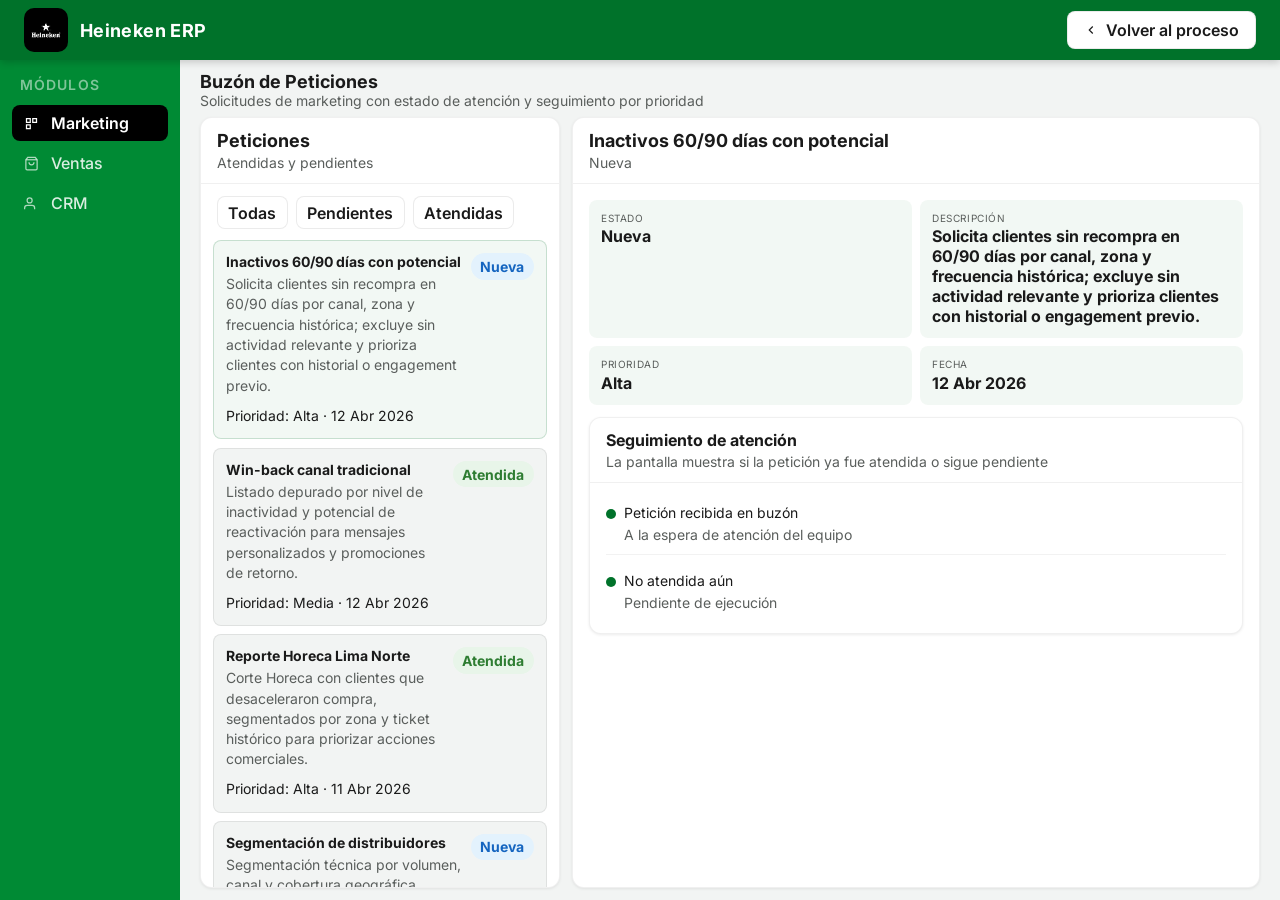
<file: crm/buzon-marketing.html>
<!doctype html>
<html lang="es">
  <head>
    <meta charset="UTF-8" />
    <meta name="viewport" content="width=device-width, initial-scale=1.0" />
    <title>Buzón de Peticiones - Marketing</title>
    <link rel="preconnect" href="https://fonts.googleapis.com" />
    <link rel="preconnect" href="https://fonts.gstatic.com" crossorigin />
    <link
      href="https://fonts.googleapis.com/css2?family=Inter:wght@300..700&display=swap"
      rel="stylesheet"
    />
    <link rel="stylesheet" href="../stylebase.css" />
    <link rel="stylesheet" href="crmstyle.css" />
    <style>
      .mn {
        padding: var(--sp3) var(--sp5);
        gap: var(--sp2);
        overflow: hidden;
      }

      .notice-layout {
        display: grid;
        grid-template-columns: 360px minmax(0, 1fr);
        gap: var(--sp3);
        min-height: 0;
        flex: 1;
      }

      .notice-panel,
      .notice-detail {
        background: var(--su);
        border: 1px solid rgba(0, 0, 0, 0.06);
        border-radius: var(--rlg);
        box-shadow: var(--shsm);
        min-height: 0;
        display: flex;
        flex-direction: column;
        overflow: hidden;
      }

      .notice-head {
        padding: var(--sp3) var(--sp4);
        border-bottom: 1px solid rgba(0, 0, 0, 0.06);
      }

      .notice-head h2 {
        margin: 0;
        font-size: var(--tbs);
      }

      .notice-head p {
        margin: 0.2rem 0 0;
        color: var(--tm);
        font-size: var(--txs);
      }

      .notice-filters {
        display: flex;
        gap: var(--sp2);
        flex-wrap: wrap;
        padding: var(--sp3) var(--sp4) 0;
      }

      .notice-filters .btn {
        padding: 0.35rem 0.65rem;
      }

      .notice-list {
        padding: var(--sp3);
        overflow: auto;
        display: grid;
        gap: var(--sp2);
      }

      .notice-item {
        padding: var(--sp3);
        border: 1px solid rgba(0, 0, 0, 0.08);
        border-radius: var(--rmd);
        background: var(--bg);
        cursor: pointer;
        transition:
          background var(--tr),
          border-color var(--tr),
          transform var(--tr);
      }

      .notice-item:hover,
      .notice-item.active {
        background: rgba(0, 114, 42, 0.05);
        border-color: rgba(0, 114, 42, 0.18);
        transform: translateY(-1px);
      }

      .notice-top {
        display: flex;
        justify-content: space-between;
        gap: var(--sp2);
        align-items: flex-start;
      }

      .notice-title {
        font-weight: 700;
        color: var(--t);
        font-size: var(--txs);
      }

      .notice-meta {
        font-size: var(--txs);
        color: var(--tm);
        margin-top: 0.25rem;
        line-height: 1.45;
      }

      .notice-desc {
        margin-top: 0.45rem;
        font-size: var(--txs);
        color: var(--t);
        line-height: 1.45;
      }

      .notice-detail-body {
        padding: var(--sp4);
        overflow: auto;
        display: grid;
        gap: var(--sp3);
      }

      .detail-grid {
        display: grid;
        grid-template-columns: repeat(2, minmax(0, 1fr));
        gap: var(--sp2);
      }

      .detail-box {
        background: rgba(0, 114, 42, 0.05);
        border-radius: var(--rmd);
        padding: var(--sp3);
      }

      .detail-box span {
        display: block;
        font-size: 10px;
        text-transform: uppercase;
        letter-spacing: 0.06em;
        color: var(--tm);
        margin-bottom: 0.15rem;
      }

      .detail-box strong {
        color: var(--t);
        font-size: var(--tsm);
      }

      .status-line {
        display: inline-flex;
        align-items: center;
        gap: 0.35rem;
        padding: 0.3rem 0.6rem;
        border-radius: var(--rfl);
        font-size: var(--txs);
        font-weight: 700;
      }

      .status-line.new {
        background: #e3f2fd;
        color: #1565c0;
      }

      .status-line.done {
        background: #e8f5e9;
        color: #2e7d32;
      }

      .timeline {
        display: grid;
        gap: var(--sp2);
      }

      .timeline-item {
        display: flex;
        align-items: flex-start;
        gap: var(--sp2);
        padding: var(--sp2) 0;
        border-bottom: 1px solid rgba(0, 0, 0, 0.05);
      }

      .timeline-item:last-child {
        border-bottom: none;
      }

      .timeline-dot {
        width: 10px;
        height: 10px;
        border-radius: 50%;
        margin-top: 6px;
        background: var(--g);
        flex-shrink: 0;
      }

      .timeline-dot.done {
        background: var(--tan);
      }

      .timeline-text {
        font-size: var(--txs);
        color: var(--t);
        line-height: 1.45;
      }

      .timeline-text span {
        color: var(--tm);
        display: block;
        margin-top: 2px;
      }

      .back-link {
        display: inline-flex;
        align-items: center;
        gap: var(--sp2);
        text-decoration: none;
      }

      @media (max-width: 1100px) {
        .notice-layout,
        .detail-grid {
          grid-template-columns: 1fr;
        }
      }
    </style>
  </head>
  <body>
    <header class="hd">
      <a class="hd-logo" href="#">
        <img class="hd-logo-mark" src="../logo.png" alt="Heineken" />
        <span class="hd-logo-t">Heineken ERP</span>
      </a>
      <div class="hd-r">
        <a class="btn bs back-link" href="procesamiento-información.html">
          <svg
            width="14"
            height="14"
            viewBox="0 0 24 24"
            fill="none"
            stroke="currentColor"
            stroke-width="2"
          >
            <polyline points="15 18 9 12 15 6" />
          </svg>
          Volver al proceso
        </a>
      </div>
    </header>

    <div class="lay">
      <aside class="sb">
        <span class="sb-lbl">Módulos</span>
        <button class="ni a" onclick="act(this)">
          <svg
            width="15"
            height="15"
            viewBox="0 0 24 24"
            fill="none"
            stroke="currentColor"
            stroke-width="2"
          >
            <path d="M4 4h6v6H4z" />
            <path d="M14 4h6v6h-6z" />
            <path d="M4 14h6v6H4z" />
          </svg>
          Marketing
        </button>
        <button class="ni" onclick="act(this)">
          <svg
            width="15"
            height="15"
            viewBox="0 0 24 24"
            fill="none"
            stroke="currentColor"
            stroke-width="2"
          >
            <path d="M6 2L3 6v14a2 2 0 0 0 2 2h14a2 2 0 0 0 2-2V6l-3-4z" />
            <line x1="3" y1="6" x2="21" y2="6" />
            <path d="M16 10a4 4 0 0 1-8 0" />
          </svg>
          Ventas
        </button>
        <button class="ni" onclick="act(this)">
          <svg
            width="15"
            height="15"
            viewBox="0 0 24 24"
            fill="none"
            stroke="currentColor"
            stroke-width="2"
          >
            <path d="M17 21v-2a4 4 0 0 0-4-4H5a4 4 0 0 0-4 4v2" />
            <circle cx="9" cy="7" r="4" />
          </svg>
          CRM
        </button>
      </aside>

      <main class="mn">
        <div class="ph">
          <div>
            <h1>Buzón de Peticiones</h1>
            <p>
              Solicitudes de marketing con estado de atención y seguimiento por
              prioridad
            </p>
          </div>
        </div>

        <div class="notice-layout">
          <section class="notice-panel">
            <div class="notice-head">
              <h2>Peticiones</h2>
              <p>Atendidas y pendientes</p>
            </div>
            <div class="notice-filters">
              <button class="btn bs" type="button" onclick="filterInbox('all')">
                Todas
              </button>
              <button class="btn bs" type="button" onclick="filterInbox('new')">
                Pendientes
              </button>
              <button
                class="btn bs"
                type="button"
                onclick="filterInbox('done')"
              >
                Atendidas
              </button>
            </div>
            <div class="notice-list" id="noticeList"></div>
          </section>

          <section class="notice-detail">
            <div class="notice-head">
              <h2 id="detailTitle">Selecciona una petición</h2>
              <p id="detailSubtitle">
                Aquí verás el estado, la última acción y el tipo de solicitud
              </p>
            </div>
            <div class="notice-detail-body">
              <div class="detail-grid" id="detailGrid">
                <div class="detail-box">
                  <span>Estado</span><strong>-</strong>
                </div>
                <div class="detail-box">
                  <span>Descripción</span><strong>-</strong>
                </div>
                <div class="detail-box">
                  <span>Prioridad</span><strong>-</strong>
                </div>
                <div class="detail-box">
                  <span>Fecha</span><strong>-</strong>
                </div>
              </div>

              <div class="stage-card">
                <div class="stage-head">
                  <h3>Seguimiento de atención</h3>
                  <p>
                    La pantalla muestra si la petición ya fue atendida o sigue
                    pendiente
                  </p>
                </div>
                <div class="stage-body">
                  <div class="timeline" id="timelineBody"></div>
                </div>
              </div>
            </div>
          </section>
        </div>
      </main>
    </div>

    <script>
      const inbox = [
        {
          id: 1,
          title: "Inactivos 60/90 días con potencial",
          area: "Trade Marketing",
          priority: "Alta",
          date: "12 Abr 2026",
          status: "Nueva",
          summary:
            "Solicita clientes sin recompra en 60/90 días por canal, zona y frecuencia histórica; excluye sin actividad relevante y prioriza clientes con historial o engagement previo.",
          trace: [
            {
              text: "Petición recibida en buzón",
              detail: "A la espera de atención del equipo",
            },
            { text: "No atendida aún", detail: "Pendiente de ejecución" },
          ],
        },
        {
          id: 2,
          title: "Win-back canal tradicional",
          area: "Brand Activation",
          priority: "Media",
          date: "12 Abr 2026",
          status: "Atendida",
          summary:
            "Listado depurado por nivel de inactividad y potencial de reactivación para mensajes personalizados y promociones de retorno.",
          trace: [
            {
              text: "Petición recibida en buzón",
              detail: "Atendida por marketing",
            },
            {
              text: "Petición ejecutada",
              detail: "Reporte enviado al área solicitante",
            },
          ],
        },
        {
          id: 3,
          title: "Reporte Horeca Lima Norte",
          area: "Insights",
          priority: "Alta",
          date: "11 Abr 2026",
          status: "Atendida",
          summary:
            "Corte Horeca con clientes que desaceleraron compra, segmentados por zona y ticket histórico para priorizar acciones comerciales.",
          trace: [
            {
              text: "Petición recibida en buzón",
              detail: "Atendida previamente",
            },
            {
              text: "PDF entregado",
              detail: "Archivo compartido con marketing",
            },
          ],
        },
        {
          id: 4,
          title: "Segmentación de distribuidores",
          area: "Comercial",
          priority: "Media",
          date: "10 Abr 2026",
          status: "Nueva",
          summary:
            "Segmentación técnica por volumen, canal y cobertura geográfica, destacando distribuidores con caída reciente y antecedente de alta actividad.",
          trace: [
            {
              text: "Petición recibida en buzón",
              detail: "Pendiente de procesamiento",
            },
            { text: "Sin atención", detail: "Se muestra como no atendida" },
          ],
        },
      ];

      let selectedId = 1;
      let inboxFilter = "all";

      function act(btn) {
        document
          .querySelectorAll(".ni")
          .forEach((item) => item.classList.remove("a", "at"));
        btn.classList.add("a");
      }

      function filterInbox(type) {
        inboxFilter = type;
        renderInbox();
      }

      function renderInbox() {
        const list = document.getElementById("noticeList");
        const filtered = inbox.filter(
          (item) =>
            inboxFilter === "all" ||
            (inboxFilter === "new" && item.status === "Nueva") ||
            (inboxFilter === "done" && item.status === "Atendida"),
        );

        list.innerHTML = filtered
          .map(
            (item) => `
          <article class="notice-item ${selectedId === item.id ? "active" : ""}" onclick="selectNotice(${item.id})">
            <div class="notice-top">
              <div>
                <div class="notice-title">${item.title}</div>
                  <div class="notice-meta">${item.summary}</div>
              </div>
              <span class="status-line ${item.status === "Atendida" ? "done" : "new"}">${item.status}</span>
            </div>
              <div class="notice-desc" style="margin-top: .6rem;">Prioridad: ${item.priority} · ${item.date}</div>
          </article>
        `,
          )
          .join("");

        if (!filtered.length) {
          list.innerHTML =
            '<div class="empty-state"><h3>Sin peticiones</h3><p>No hay solicitudes para este filtro.</p></div>';
        }
      }

      function selectNotice(id) {
        selectedId = id;
        const notice = inbox.find((item) => item.id === id);
        if (!notice) return;

        document.getElementById("detailTitle").textContent = notice.title;
        document.getElementById("detailSubtitle").textContent =
          `${notice.status}`;
        document.getElementById("detailGrid").innerHTML = `
          <div class="detail-box"><span>Estado</span><strong>${notice.status}</strong></div>
           <div class="detail-box"><span>Descripción</span><strong>${notice.summary}</strong></div>
          <div class="detail-box"><span>Prioridad</span><strong>${notice.priority}</strong></div>
          <div class="detail-box"><span>Fecha</span><strong>${notice.date}</strong></div>
        `;
        document.getElementById("timelineBody").innerHTML = notice.trace
          .map(
            (step) => `
          <div class="timeline-item">
            <div class="timeline-dot ${notice.status === "Atendida" ? "done" : ""}"></div>
            <div class="timeline-text">${step.text}<span>${step.detail}</span></div>
          </div>
        `,
          )
          .join("");

        renderInbox();
      }

      renderInbox();
      selectNotice(1);
    </script>
  </body>
</html>
</file>
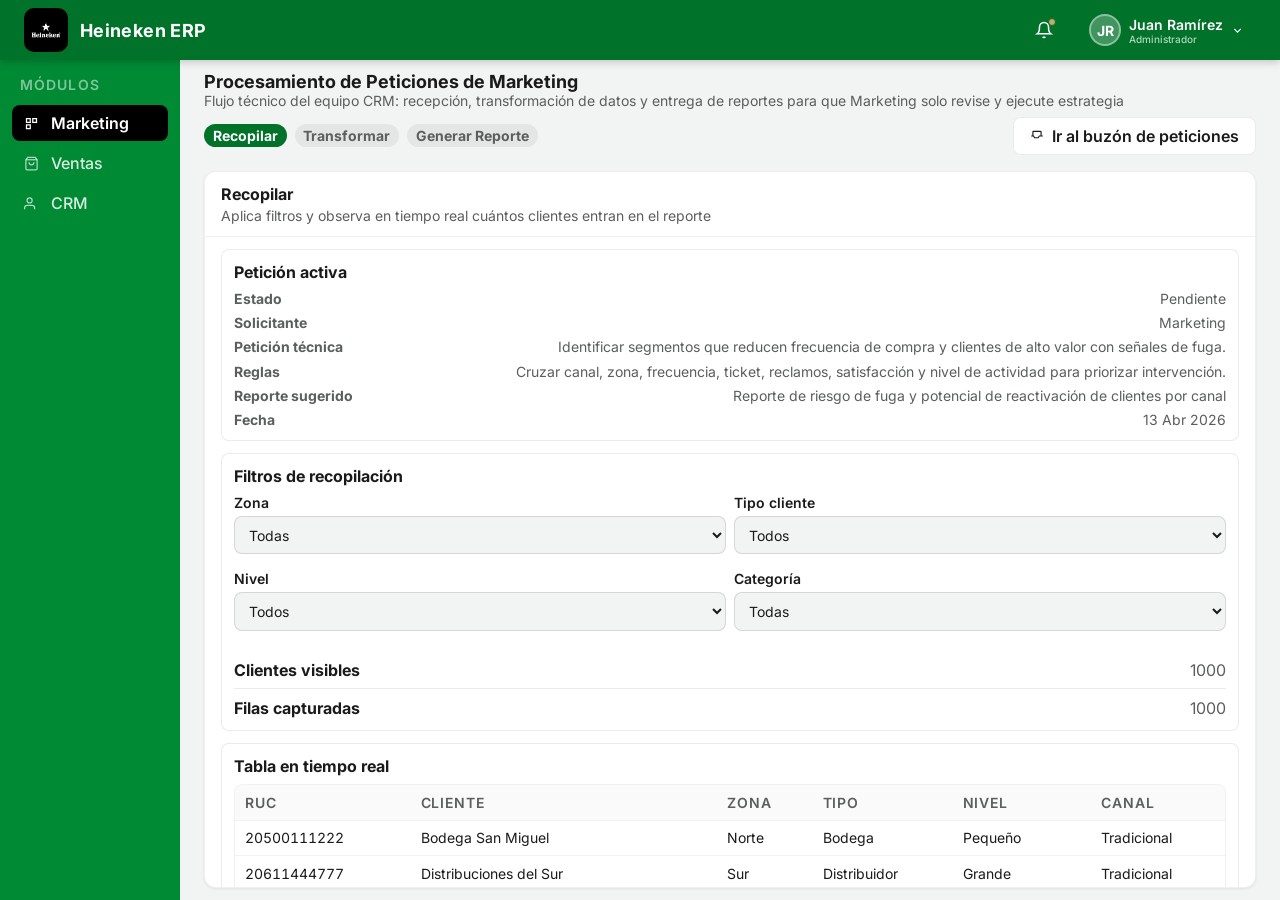
<file: crm/procesamiento-información.html>
<!doctype html>
<html lang="es">
  <head>
    <meta charset="UTF-8" />
    <meta name="viewport" content="width=device-width, initial-scale=1.0" />
    <title>Procesamiento de Información - Marketing</title>
    <link rel="preconnect" href="https://fonts.googleapis.com" />
    <link rel="preconnect" href="https://fonts.gstatic.com" crossorigin />
    <link
      href="https://fonts.googleapis.com/css2?family=Inter:wght@300..700&display=swap"
      rel="stylesheet"
    />
    <link rel="stylesheet" href="../stylebase.css" />
    <link rel="stylesheet" href="crmstyle.css" />
  </head>
  <body>
    <header class="hd">
      <a class="hd-logo" href="#">
        <img class="hd-logo-mark" src="../logo.png" alt="Heineken" />
        <span class="hd-logo-t">Heineken ERP</span>
      </a>
      <div class="hd-r">
        <button class="hd-nb" aria-label="Notificaciones">
          <svg
            width="18"
            height="18"
            viewBox="0 0 24 24"
            fill="none"
            stroke="currentColor"
            stroke-width="2"
          >
            <path d="M18 8A6 6 0 0 0 6 8c0 7-3 9-3 9h18s-3-2-3-9" />
            <path d="M13.73 21a2 2 0 0 1-3.46 0" />
          </svg>
          <span class="nd"></span>
        </button>
        <button class="hd-usr">
          <div class="hd-av">JR</div>
          <div style="text-align: left">
            <div style="font-size: var(--txs); font-weight: 600">
              Juan Ramírez
            </div>
            <div style="font-size: 10px; opacity: 0.7">Administrador</div>
          </div>
          <svg
            width="13"
            height="13"
            viewBox="0 0 24 24"
            fill="none"
            stroke="currentColor"
            stroke-width="2"
          >
            <polyline points="6 9 12 15 18 9" />
          </svg>
        </button>
      </div>
    </header>

    <div class="lay">
      <aside class="sb">
        <span class="sb-lbl">Módulos</span>
        <button class="ni a" onclick="act(this)">
          <svg
            width="15"
            height="15"
            viewBox="0 0 24 24"
            fill="none"
            stroke="currentColor"
            stroke-width="2"
          >
            <path d="M4 4h6v6H4z" />
            <path d="M14 4h6v6h-6z" />
            <path d="M4 14h6v6H4z" />
          </svg>
          Marketing
        </button>
        <button class="ni" onclick="act(this)">
          <svg
            width="15"
            height="15"
            viewBox="0 0 24 24"
            fill="none"
            stroke="currentColor"
            stroke-width="2"
          >
            <path d="M6 2L3 6v14a2 2 0 0 0 2 2h14a2 2 0 0 0 2-2V6l-3-4z" />
            <line x1="3" y1="6" x2="21" y2="6" />
            <path d="M16 10a4 4 0 0 1-8 0" />
          </svg>
          Ventas
        </button>
        <button class="ni" onclick="act(this)">
          <svg
            width="15"
            height="15"
            viewBox="0 0 24 24"
            fill="none"
            stroke="currentColor"
            stroke-width="2"
          >
            <path d="M17 21v-2a4 4 0 0 0-4-4H5a4 4 0 0 0-4 4v2" />
            <circle cx="9" cy="7" r="4" />
          </svg>
          CRM
        </button>
      </aside>

      <main class="mn">
        <div class="ph">
          <div>
            <h1>Procesamiento de Peticiones de Marketing</h1>
            <p>
              Flujo técnico del equipo CRM: recepción, transformación de datos y
              entrega de reportes para que Marketing solo revise y ejecute
              estrategia
            </p>
          </div>
        </div>

        <div class="workflow-topbar">
          <div style="display: flex; gap: var(--sp2); flex-wrap: wrap">
            <span class="step-badge active" id="badgeStep1">Recopilar</span>
            <span class="step-badge" id="badgeStep2">Transformar</span>
            <span class="step-badge" id="badgeStep3">Generar Reporte</span>
          </div>
          <a class="btn bs workflow-link" href="buzon-marketing.html">
            <svg
              width="14"
              height="14"
              viewBox="0 0 24 24"
              fill="none"
              stroke="currentColor"
              stroke-width="2"
            >
              <path d="M22 12h-6l-2 3H8l-2-3H2" />
              <path d="M5 12V5a1 1 0 0 1 1-1h12a1 1 0 0 1 1 1v7" />
            </svg>
            Ir al buzón de peticiones
          </a>
        </div>

        <div class="workflow-grid">
          <div class="stage-card" id="stage1Card">
            <div class="stage-head">
              <h3>Recopilar</h3>
              <p>
                Aplica filtros y observa en tiempo real cuántos clientes entran
                en el reporte
              </p>
            </div>
            <div class="stage-body">
              <div class="request-summary">
                <h3>Petición activa</h3>
                <div class="request-kv" id="requestDetails">
                  <div>
                    <strong>Estado</strong
                    ><span id="requestStatus">Pendiente</span>
                  </div>
                  <div>
                    <strong>Solicitante</strong
                    ><span id="requestArea">Marketing</span>
                  </div>
                  <div>
                    <strong>Petición técnica</strong
                    ><span id="requestObjective"
                      >Clientes sin compra en 60 o 90 días segmentados por
                      canal, zona y frecuencia histórica</span
                    >
                  </div>
                  <div>
                    <strong>Reglas</strong
                    ><span id="requestSegment"
                      >Excluir clientes sin actividad relevante y priorizar
                      quienes tuvieron compras o engagement previos</span
                    >
                  </div>
                  <div>
                    <strong>Reporte sugerido</strong
                    ><span id="requestReportName"
                      >Reporte de clientes inactivos con potencial de
                      reactivación</span
                    >
                  </div>
                  <div>
                    <strong>Fecha</strong
                    ><span id="requestDate">12 Abr 2026</span>
                  </div>
                </div>
              </div>

              <div class="filter-card" style="margin-top: var(--sp3)">
                <h3>Filtros de recopilación</h3>
                <div class="filter-grid">
                  <div class="form-group">
                    <label for="fZona">Zona</label>
                    <select id="fZona" onchange="applyFilters()">
                      <option value="">Todas</option>
                      <option value="norte">Norte</option>
                      <option value="sur">Sur</option>
                      <option value="centro">Centro</option>
                      <option value="este">Este</option>
                    </select>
                  </div>
                  <div class="form-group">
                    <label for="fTipo">Tipo cliente</label>
                    <select id="fTipo" onchange="applyFilters()">
                      <option value="">Todos</option>
                      <option value="bodega">Bodega</option>
                      <option value="empresa">Empresa</option>
                      <option value="distribuidor">Distribuidor</option>
                      <option value="mayorista">Mayorista</option>
                    </select>
                  </div>
                  <div class="form-group">
                    <label for="fNivel">Nivel</label>
                    <select id="fNivel" onchange="applyFilters()">
                      <option value="">Todos</option>
                      <option value="pequeno">Pequeño</option>
                      <option value="mediano">Mediano</option>
                      <option value="grande">Grande</option>
                      <option value="estrategico">Estratégico</option>
                    </select>
                  </div>
                  <div class="form-group">
                    <label for="fCategoria">Categoría</label>
                    <select id="fCategoria" onchange="applyFilters()">
                      <option value="">Todas</option>
                      <option value="tradicional">Tradicional</option>
                      <option value="moderno">Moderno</option>
                      <option value="horeca">Horeca</option>
                    </select>
                  </div>
                </div>

                <div class="summary-box compact" style="margin-top: var(--sp3)">
                  <div class="summary-row">
                    <strong>Clientes visibles</strong
                    ><span id="liveCount">0</span>
                  </div>
                  <div class="summary-row">
                    <strong>Filas capturadas</strong
                    ><span id="liveRows">0</span>
                  </div>
                </div>
              </div>

              <div class="live-card" style="margin-top: var(--sp3)">
                <h3>Tabla en tiempo real</h3>
                <div class="live-table-wrap compact">
                  <table class="live-table">
                    <thead>
                      <tr>
                        <th>RUC</th>
                        <th>Cliente</th>
                        <th>Zona</th>
                        <th>Tipo</th>
                        <th>Nivel</th>
                        <th>Canal</th>
                      </tr>
                    </thead>
                    <tbody id="liveTableBody"></tbody>
                  </table>
                </div>
              </div>

              <div class="stage-actions-row">
                <button
                  class="btn bp"
                  type="button"
                  onclick="openStageConfirm(2)"
                >
                  Transformar datos
                </button>
              </div>
            </div>
          </div>

          <div class="stage-card" id="stage2Card" style="display: none">
            <div class="stage-head">
              <h3>Transformar</h3>
              <p>
                Limpieza, segmentación dinámica y construcción de indicadores
                sintéticos para detectar fuga por canal
              </p>
            </div>
            <div class="stage-body">
              <div class="transform-controls">
                <button
                  class="transform-btn active"
                  data-mode="clean"
                  onclick="setTransformMode('clean')"
                >
                  Limpieza y deduplicación
                </button>
                <button
                  class="transform-btn"
                  data-mode="segment"
                  onclick="setTransformMode('segment')"
                >
                  Segmentación dinámica
                </button>
                <button
                  class="transform-btn"
                  data-mode="indicators"
                  onclick="setTransformMode('indicators')"
                >
                  Indicadores sintéticos
                </button>
                <button
                  class="transform-btn"
                  data-mode="priority"
                  onclick="setTransformMode('priority')"
                >
                  Priorización de fuga
                </button>
              </div>

              <div class="kpi-grid">
                <div class="kpi-card">
                  <span>Registros analizados</span>
                  <strong id="kpiTotal">0</strong>
                </div>
                <div class="kpi-card">
                  <span>Duplicados limpiados</span>
                  <strong id="kpiIndicators">0</strong>
                </div>
                <div class="kpi-card">
                  <span>Segmentos creados</span>
                  <strong id="kpiZones">0</strong>
                </div>
              </div>

              <div
                class="group-card"
                style="margin-top: var(--sp3); padding: var(--sp3)"
              >
                <h3>Matriz de transformación CRM</h3>
                <div class="simple-chart" id="transformChartBars"></div>
                <p class="chart-note" id="transformChartNote">
                  El CRM consolida filas en grupos analíticos listos para
                  decisiones de marketing.
                </p>
              </div>

              <div class="stage-actions-row">
                <button
                  class="btn bp"
                  type="button"
                  onclick="openStageConfirm(3)"
                >
                  Confirmar transformación
                </button>
              </div>
            </div>
          </div>

          <div class="stage-card" id="stage3Card" style="display: none">
            <div class="stage-head">
              <h3>Reporte Ejecutivo</h3>
              <p>
                Riesgo de fuga y potencial de reactivación por canal para
                priorizar intervención comercial
              </p>
            </div>
            <div class="report-preview">
              <div class="report-sheet" id="reportPreview">
                <div class="report-sheet-header">
                  <div>
                    <h3 id="reportMainTitle">
                      Reporte de riesgo de fuga y potencial de reactivación por
                      canal
                    </h3>
                    <p id="reportSubtitle">
                      HEINEKEN Perú · Canales tradicional, Horeca y licorerías
                    </p>
                  </div>
                  <div class="report-stamp">CRM INSIGHT</div>
                </div>
                <div class="report-sheet-body">
                  <div class="report-info-grid">
                    <div class="report-info">
                      <span>% activos / riesgo / inactivos</span
                      ><strong id="reportRequestName">0% / 0% / 0%</strong>
                    </div>
                    <div class="report-info">
                      <span>Variación frecuencia</span
                      ><strong id="reportClientsCount">0%</strong>
                    </div>
                    <div class="report-info">
                      <span>Variación ticket</span
                      ><strong id="reportGroupsCount">0%</strong>
                    </div>
                    <div class="report-info">
                      <span>Alto valor con fuga</span
                      ><strong id="reportStatus">0%</strong>
                    </div>
                  </div>

                  <div class="report-notes" id="reportNotes">
                    Dashboard sintético para decisiones de estrategia:
                    retención, win-back, promociones por canal y mejora de
                    experiencia.
                  </div>

                  <div class="report-grid-2">
                    <div class="report-panel">
                      <h4>Barras por canal</h4>
                      <div id="channelBars" class="channel-bars"></div>
                      <div
                        class="chart-legend"
                        aria-label="Leyenda barras por canal"
                      >
                        <span><i class="dot active"></i>Activo</span>
                        <span><i class="dot risk"></i>En riesgo</span>
                        <span><i class="dot inactive"></i>Inactivo</span>
                      </div>
                    </div>
                    <div class="report-panel">
                      <h4>Tendencia de frecuencia (6 meses)</h4>
                      <svg
                        id="trendChart"
                        class="trend-svg"
                        viewBox="0 0 320 120"
                        aria-label="Tendencia"
                      ></svg>
                      <div class="trend-meta">
                        Eje X: Meses · Eje Y: Frecuencia promedio
                      </div>
                    </div>
                    <div class="report-panel">
                      <h4>Heatmap de riesgo por zona</h4>
                      <div id="riskHeatmap" class="heatmap-grid"></div>
                    </div>
                    <div class="report-panel full">
                      <h4>Reclamos y satisfacción por segmento</h4>
                      <div id="compareBars" class="compare-bars"></div>
                    </div>
                  </div>

                  <div class="report-strategy" style="margin-top: var(--sp3)">
                    <h4>Resumen de la información</h4>
                    <ul class="summary-list" id="reportSummaryList"></ul>
                  </div>
                </div>
              </div>
              <div
                style="
                  margin-top: var(--sp3);
                  display: flex;
                  gap: var(--sp2);
                  flex-wrap: wrap;
                  justify-content: flex-end;
                "
              >
                <button
                  class="btn bp"
                  type="button"
                  onclick="sendToMarketing()"
                >
                  Enviar a Marketing
                </button>
              </div>
            </div>
          </div>
        </div>
      </main>
    </div>

    <div id="processModal" class="modal">
      <div class="modal-overlay"></div>
      <div
        class="modal-content"
        style="
          width: min(620px, calc(100vw - 2rem));
          max-height: calc(100dvh - 2rem);
        "
      >
        <div class="modal-header">
          <h2 id="processModalTitle">Reporte Entregado</h2>
          <button class="modal-close" onclick="closeModal('processModal')">
            &times;
          </button>
        </div>
        <div class="modal-body">
          <div class="summary-box" id="processModalBody">
            <div class="delivery-success">
              <div class="delivery-check" aria-hidden="true">
                <svg
                  width="34"
                  height="34"
                  viewBox="0 0 24 24"
                  fill="none"
                  stroke="currentColor"
                  stroke-width="2.5"
                >
                  <polyline points="20 6 9 17 4 12"></polyline>
                </svg>
              </div>
              <h3>Reporte Entregado</h3>
              <p>Enviado Correctamente, Marcado como Atendido.</p>
            </div>
          </div>
        </div>
        <div class="modal-footer">
          <button
            type="button"
            class="btn bp"
            onclick="closeModal('processModal')"
          >
            Cerrar
          </button>
        </div>
      </div>
    </div>

    <div id="loadingModal" class="modal">
      <div class="modal-overlay"></div>
      <div class="modal-content sync-modal">
        <div class="sync-header">
          <div class="sync-animation">
            <div class="sync-spinner"></div>
          </div>
          <h2>Generando PDF</h2>
        </div>
        <p class="sync-text">Transformando indicadores y preparando envío...</p>
      </div>
    </div>

    <div id="confirmModal" class="modal">
      <div class="modal-overlay"></div>
      <div class="modal-content validation-modal">
        <div class="modal-header">
          <h2 id="confirmTitle">Confirmar cambio de etapa</h2>
          <button class="modal-close" onclick="closeModal('confirmModal')">
            &times;
          </button>
        </div>
        <div class="modal-body">
          <div class="summary-box compact" id="confirmBody"></div>
        </div>
        <div class="modal-footer">
          <button
            type="button"
            class="btn bs"
            onclick="closeModal('confirmModal')"
          >
            Cancelar
          </button>
          <button
            type="button"
            class="btn bp"
            id="confirmActionBtn"
            onclick="confirmStageChange()"
          >
            Confirmar
          </button>
        </div>
      </div>
    </div>

    <script>
      const activeRequest = {
        title:
          "Reporte de riesgo de fuga y potencial de reactivación por canal",
        reportName:
          "Reporte de riesgo de fuga y potencial de reactivación de clientes por canal",
        area: "Marketing",
        objective:
          "Identificar segmentos que reducen frecuencia de compra y clientes de alto valor con señales de fuga.",
        segment:
          "Cruzar canal, zona, frecuencia, ticket, reclamos, satisfacción y nivel de actividad para priorizar intervención.",
        date: "13 Abr 2026",
        status: "Pendiente",
      };

      const baseCustomers = [
        {
          ruc: "20500111222",
          cliente: "Bodega San Miguel",
          zona: "Norte",
          tipo: "Bodega",
          nivel: "Pequeño",
          canal: "Tradicional",
          categoria: "tradicional",
          freqPrev: 5,
          freqNow: 3,
          ticketPrev: 420,
          ticketNow: 360,
          claims: 2,
          satisfaction: 69,
          engagement: 54,
        },
        {
          ruc: "20611444777",
          cliente: "Distribuciones del Sur",
          zona: "Sur",
          tipo: "Distribuidor",
          nivel: "Grande",
          canal: "Tradicional",
          categoria: "tradicional",
          freqPrev: 7,
          freqNow: 5,
          ticketPrev: 980,
          ticketNow: 840,
          claims: 3,
          satisfaction: 64,
          engagement: 49,
        },
        {
          ruc: "20477888991",
          cliente: "Minimarket El Ahorro",
          zona: "Este",
          tipo: "Bodega",
          nivel: "Mediano",
          canal: "Moderno",
          categoria: "moderno",
          freqPrev: 6,
          freqNow: 4,
          ticketPrev: 560,
          ticketNow: 490,
          claims: 1,
          satisfaction: 75,
          engagement: 67,
        },
        {
          ruc: "20133555990",
          cliente: "Supermercados Costa Verde",
          zona: "Centro",
          tipo: "Empresa",
          nivel: "Estratégico",
          canal: "Moderno",
          categoria: "moderno",
          freqPrev: 8,
          freqNow: 6,
          ticketPrev: 2100,
          ticketNow: 1880,
          claims: 1,
          satisfaction: 72,
          engagement: 70,
        },
        {
          ruc: "20566778111",
          cliente: "Abarrotes La Flor",
          zona: "Centro",
          tipo: "Mayorista",
          nivel: "Mediano",
          canal: "Tradicional",
          categoria: "tradicional",
          freqPrev: 6,
          freqNow: 4,
          ticketPrev: 760,
          ticketNow: 650,
          claims: 2,
          satisfaction: 68,
          engagement: 58,
        },
        {
          ruc: "20688999001",
          cliente: "Norte Express",
          zona: "Norte",
          tipo: "Distribuidor",
          nivel: "Grande",
          canal: "Tradicional",
          categoria: "tradicional",
          freqPrev: 7,
          freqNow: 4,
          ticketPrev: 1200,
          ticketNow: 930,
          claims: 3,
          satisfaction: 62,
          engagement: 45,
        },
        {
          ruc: "20544221133",
          cliente: "Bodega Portal Andino",
          zona: "Sur",
          tipo: "Bodega",
          nivel: "Pequeño",
          canal: "Tradicional",
          categoria: "tradicional",
          freqPrev: 4,
          freqNow: 2,
          ticketPrev: 340,
          ticketNow: 240,
          claims: 2,
          satisfaction: 61,
          engagement: 41,
        },
        {
          ruc: "20199887766",
          cliente: "Almacenes del Pacífico",
          zona: "Centro",
          tipo: "Empresa",
          nivel: "Estratégico",
          canal: "Horeca",
          categoria: "horeca",
          freqPrev: 9,
          freqNow: 7,
          ticketPrev: 2400,
          ticketNow: 2200,
          claims: 1,
          satisfaction: 79,
          engagement: 73,
        },
        {
          ruc: "20555666778",
          cliente: "Mayorista Los Pinos",
          zona: "Centro",
          tipo: "Mayorista",
          nivel: "Grande",
          canal: "Tradicional",
          categoria: "tradicional",
          freqPrev: 8,
          freqNow: 6,
          ticketPrev: 1360,
          ticketNow: 1170,
          claims: 1,
          satisfaction: 74,
          engagement: 66,
        },
        {
          ruc: "20622334455",
          cliente: "Bodegas Unidas del Callao",
          zona: "Norte",
          tipo: "Bodega",
          nivel: "Mediano",
          canal: "Tradicional",
          categoria: "tradicional",
          freqPrev: 5,
          freqNow: 3,
          ticketPrev: 520,
          ticketNow: 410,
          claims: 3,
          satisfaction: 60,
          engagement: 44,
        },
        {
          ruc: "20444556677",
          cliente: "Restaurante El Molino",
          zona: "Centro",
          tipo: "Empresa",
          nivel: "Grande",
          canal: "Horeca",
          categoria: "horeca",
          freqPrev: 7,
          freqNow: 5,
          ticketPrev: 1680,
          ticketNow: 1390,
          claims: 2,
          satisfaction: 66,
          engagement: 55,
        },
        {
          ruc: "20677889900",
          cliente: "Hotel Costa Azul",
          zona: "Sur",
          tipo: "Empresa",
          nivel: "Estratégico",
          canal: "Horeca",
          categoria: "horeca",
          freqPrev: 8,
          freqNow: 5,
          ticketPrev: 2600,
          ticketNow: 2010,
          claims: 3,
          satisfaction: 58,
          engagement: 39,
        },
      ];

      function generateMockCustomers(count) {
        const zonas = ["Norte", "Sur", "Centro", "Este"];
        const tipos = ["Bodega", "Empresa", "Distribuidor", "Mayorista"];
        const niveles = ["Pequeño", "Mediano", "Grande", "Estratégico"];
        const canales = ["Tradicional", "Moderno", "Horeca"];
        const categorias = ["tradicional", "moderno", "horeca"];

        return Array.from({ length: count }, (_, i) => {
          const idx = i + 1;
          const nivel = niveles[idx % niveles.length];
          const freqPrev = 3 + (idx % 7);
          const freqNow = Math.max(1, freqPrev - (idx % 4));
          const ticketBase = 220 + (idx % 40) * 32;
          const ticketDrop = (idx % 5) * 26;
          const claims = idx % 4;
          const satisfaction = 55 + (idx % 36);
          const engagement = 38 + (idx % 52);
          return {
            ruc: `20${String(600000000 + idx).slice(0, 9)}`,
            cliente: `Cliente Simulado ${String(idx).padStart(4, "0")}`,
            zona: zonas[idx % zonas.length],
            tipo: tipos[idx % tipos.length],
            nivel,
            canal: canales[idx % canales.length],
            categoria: categorias[idx % categorias.length],
            freqPrev,
            freqNow,
            ticketPrev: ticketBase,
            ticketNow: Math.max(120, ticketBase - ticketDrop),
            claims,
            satisfaction,
            engagement,
          };
        });
      }

      const customers = [...baseCustomers, ...generateMockCustomers(988)];

      let activeFilters = { zona: "", tipo: "", nivel: "", categoria: "" };
      let selectedRows = [];
      let currentStage = 1;
      let pendingStage = 2;
      let transformMode = "clean";

      function act(btn) {
        document
          .querySelectorAll(".ni")
          .forEach((item) => item.classList.remove("a", "at"));
        btn.classList.add("a");
      }

      function setWorkflowStage(stage) {
        currentStage = stage;
        const steps = ["badgeStep1", "badgeStep2", "badgeStep3"];
        steps.forEach((stepId, index) => {
          const badge = document.getElementById(stepId);
          badge.classList.remove("active", "done");
          if (index + 1 < stage) badge.classList.add("done");
          if (index + 1 === stage) badge.classList.add("active");
        });

        document.getElementById("stage1Card").style.display =
          stage === 1 ? "flex" : "none";
        document.getElementById("stage2Card").style.display =
          stage === 2 ? "flex" : "none";
        document.getElementById("stage3Card").style.display =
          stage === 3 ? "flex" : "none";
      }

      function getFilteredCustomers() {
        return customers.filter((customer) => {
          return (
            (!activeFilters.zona ||
              customer.zona.toLowerCase() === activeFilters.zona) &&
            (!activeFilters.tipo ||
              customer.tipo.toLowerCase() === activeFilters.tipo) &&
            (!activeFilters.nivel ||
              customer.nivel.toLowerCase() === activeFilters.nivel) &&
            (!activeFilters.categoria ||
              customer.categoria === activeFilters.categoria)
          );
        });
      }

      function applyFilters() {
        activeFilters = {
          zona: document.getElementById("fZona").value,
          tipo: document.getElementById("fTipo").value,
          nivel: document.getElementById("fNivel").value,
          categoria: document.getElementById("fCategoria").value,
        };

        selectedRows = getFilteredCustomers();
        renderLiveTable(selectedRows);
        renderTransformSummary(selectedRows);
        renderReport(selectedRows);
        document.getElementById("liveCount").textContent = String(
          selectedRows.length,
        );
        document.getElementById("liveRows").textContent = String(
          selectedRows.length,
        );
      }

      function renderLiveTable(rows) {
        const body = document.getElementById("liveTableBody");
        if (!rows.length) {
          body.innerHTML = `<tr><td colspan="6" style="text-align:center; color: var(--tm); padding: var(--sp4);">Sin resultados para los filtros aplicados</td></tr>`;
          return;
        }

        const visibleRows = rows.slice(0, 120);
        const html = visibleRows
          .map(
            (row) => `
            <tr>
              <td>${row.ruc}</td>
              <td>${row.cliente}</td>
              <td>${row.zona}</td>
              <td>${row.tipo}</td>
              <td>${row.nivel}</td>
              <td>${row.canal}</td>
            </tr>
          `,
          )
          .join("");

        const moreRow =
          rows.length > visibleRows.length
            ? `<tr><td colspan="6" style="text-align:center; color: var(--tm);">Mostrando ${visibleRows.length} de ${rows.length} clientes</td></tr>`
            : "";

        body.innerHTML = html + moreRow;
      }

      function getRiskLabel(row) {
        const delta = row.freqNow - row.freqPrev;
        if (delta <= -2 || row.claims >= 3 || row.satisfaction < 62) {
          return "Riesgo";
        }
        if (delta === -1 || row.engagement < 55) {
          return "En riesgo";
        }
        return "Activo";
      }

      function isHighValue(row) {
        return row.nivel === "Estratégico" || row.ticketNow >= 1200;
      }

      function isLeakSignal(row) {
        return (
          row.freqNow < row.freqPrev ||
          row.engagement < 55 ||
          row.claims >= 2 ||
          row.satisfaction < 65
        );
      }

      function buildGroups(rows) {
        const groupMap = new Map();
        rows.forEach((row) => {
          let key = `Canal ${row.canal}`;
          if (transformMode === "segment") key = `${row.canal} · ${row.tipo}`;
          if (transformMode === "indicators")
            key = `${row.zona} · ${getRiskLabel(row)}`;
          if (transformMode === "priority") {
            key =
              isHighValue(row) && isLeakSignal(row)
                ? "Alto valor con fuga"
                : "Resto cartera";
          }

          const existing = groupMap.get(key) || { label: key, count: 0 };
          existing.count += 1;
          groupMap.set(key, existing);
        });

        return [...groupMap.values()].sort((a, b) => b.count - a.count);
      }

      function setTransformMode(mode) {
        transformMode = mode;
        document.querySelectorAll(".transform-btn").forEach((button) => {
          button.classList.toggle("active", button.dataset.mode === mode);
        });
        renderTransformSummary(selectedRows);
        renderReport(selectedRows);
      }

      function renderTransformSummary(rows) {
        const groups = buildGroups(rows).slice(0, 5);
        const maxValue = groups.length ? groups[0].count : 0;
        const duplicated = Math.floor(rows.length * 0.04);
        const segments = new Set(rows.map((row) => `${row.canal}-${row.tipo}`))
          .size;

        document.getElementById("kpiTotal").textContent = String(rows.length);
        document.getElementById("kpiIndicators").textContent =
          String(duplicated);
        document.getElementById("kpiZones").textContent = String(segments);

        const bars = groups
          .map((group) => {
            const width = maxValue
              ? Math.round((group.count / maxValue) * 100)
              : 0;
            return `
              <div class="simple-bar-row">
                <span>${group.label}</span>
                <div class="simple-bar-track"><div class="simple-bar-fill" style="width:${width}%"></div></div>
                <strong>${group.count}</strong>
              </div>
            `;
          })
          .join("");

        document.getElementById("transformChartBars").innerHTML =
          bars ||
          '<div class="empty-state" style="padding:0;"><h3>Sin datos</h3><p>Aplica filtros para generar indicadores y gráfico.</p></div>';

        let note =
          "Limpieza aplicada: se eliminaron duplicados y se estandarizaron registros.";
        if (transformMode === "segment") {
          note =
            "Segmentación dinámica aplicada por canal y comportamiento comercial.";
        } else if (transformMode === "indicators") {
          note = "Filas convertidas a métricas clave para lectura ejecutiva.";
        } else if (transformMode === "priority") {
          note =
            "Cartera priorizada por valor y señales de fuga para atacar primero.";
        }
        document.getElementById("transformChartNote").textContent = rows.length
          ? note
          : "Aún no hay datos para transformar.";
      }

      function renderReport(rows) {
        if (!rows.length) {
          document.getElementById("reportRequestName").textContent =
            "0% / 0% / 0%";
          document.getElementById("reportClientsCount").textContent = "0%";
          document.getElementById("reportGroupsCount").textContent = "0%";
          document.getElementById("reportStatus").textContent = "0%";
          document.getElementById("reportSummaryList").innerHTML =
            "<li>Sin información para construir recomendaciones.</li>";
          ["channelBars", "riskHeatmap", "compareBars"].forEach((id) => {
            document.getElementById(id).innerHTML = "";
          });
          document.getElementById("trendChart").innerHTML = "";
          return;
        }

        const total = rows.length;
        let active = 0;
        let risk = 0;
        let inactive = 0;
        let totalFreqPrev = 0;
        let totalFreqNow = 0;
        let totalTicketPrev = 0;
        let totalTicketNow = 0;
        let totalClaims = 0;
        let totalSat = 0;

        rows.forEach((row) => {
          const r = getRiskLabel(row);
          if (r === "Activo") active += 1;
          if (r === "En riesgo") risk += 1;
          if (r === "Riesgo") inactive += 1;
          totalFreqPrev += row.freqPrev;
          totalFreqNow += row.freqNow;
          totalTicketPrev += row.ticketPrev;
          totalTicketNow += row.ticketNow;
          totalClaims += row.claims;
          totalSat += row.satisfaction;
        });

        const activePct = Math.round((active / total) * 100);
        const riskPct = Math.round((risk / total) * 100);
        const inactivePct = Math.round((inactive / total) * 100);
        const freqVar = Math.round(
          ((totalFreqNow - totalFreqPrev) / totalFreqPrev) * 100,
        );
        const ticketVar = Math.round(
          ((totalTicketNow - totalTicketPrev) / totalTicketPrev) * 100,
        );
        const highValue = rows.filter((row) => isHighValue(row));
        const highValueLeak = highValue.filter((row) => isLeakSignal(row));
        const highValueLeakPct = highValue.length
          ? Math.round((highValueLeak.length / highValue.length) * 100)
          : 0;
        const claimsRate = ((totalClaims / total) * 100).toFixed(1);
        const satisfactionAvg = (totalSat / total).toFixed(1);
        const reactivationPotential = Math.round((inactive / total) * 100 + 18);

        document.getElementById("reportRequestName").textContent =
          `${activePct}% / ${riskPct}% / ${inactivePct}%`;
        document.getElementById("reportClientsCount").textContent =
          `${freqVar > 0 ? "+" : ""}${freqVar}%`;
        document.getElementById("reportGroupsCount").textContent =
          `${ticketVar > 0 ? "+" : ""}${ticketVar}%`;
        document.getElementById("reportStatus").textContent =
          `${highValueLeakPct}%`;
        document.getElementById("reportSubtitle").textContent =
          `${total} clientes evaluados · reclamos ${claimsRate}% · satisfacción ${satisfactionAvg}`;
        document.getElementById("reportNotes").textContent =
          `Potencial de reactivación estimado: ${reactivationPotential}% con foco en canales donde cae frecuencia y suben reclamos.`;

        renderChannelBars(rows);
        renderTrend(totalFreqNow / total);
        renderHeatmap(rows);
        renderCompare(rows);

        document.getElementById("reportSummaryList").innerHTML = `
          <li><strong>Canal con mayor fuga:</strong> Tradicional presenta mayor concentración de clientes en riesgo e inactivos.</li>
          <li><strong>Frecuencia de compra:</strong> variación de ${freqVar}% vs período anterior, señal de debilitamiento en cartera media.</li>
          <li><strong>Ticket promedio:</strong> variación de ${ticketVar}% con mayor caída en segmentos de alto volumen.</li>
          <li><strong>Reclamos y satisfacción:</strong> reclamos ${claimsRate}% y satisfacción promedio ${satisfactionAvg}, indicando fricción de servicio en grupos críticos.</li>
          <li><strong>Alto valor con señales de fuga:</strong> ${highValueLeakPct}% de cuentas premium requieren acción prioritaria.</li>
          <li><strong>Potencial de reactivación:</strong> ${reactivationPotential}% de clientes antes activos tienen alta probabilidad de retorno con estrategia win-back.</li>
        `;
      }

      function renderChannelBars(rows) {
        const channels = ["Tradicional", "Moderno", "Horeca"];
        const html = channels
          .map((channel) => {
            const subset = rows.filter((row) => row.canal === channel);
            if (!subset.length) {
              return `<div class="channel-row"><span>${channel}</span><div class="channel-stack"></div><em>0</em></div>`;
            }
            let a = 0;
            let r = 0;
            let i = 0;
            subset.forEach((row) => {
              const label = getRiskLabel(row);
              if (label === "Activo") a += 1;
              if (label === "En riesgo") r += 1;
              if (label === "Riesgo") i += 1;
            });
            const total = subset.length;
            const ap = Math.round((a / total) * 100);
            const rp = Math.round((r / total) * 100);
            const ip = Math.max(0, 100 - ap - rp);
            return `
              <div class="channel-row">
                <span>${channel}</span>
                <div class="channel-stack">
                  <div class="seg active" style="width:${ap}%"></div>
                  <div class="seg risk" style="width:${rp}%"></div>
                  <div class="seg inactive" style="width:${ip}%"></div>
                </div>
                <em>A ${ap}% · R ${rp}% · I ${ip}%</em>
              </div>
            `;
          })
          .join("");
        document.getElementById("channelBars").innerHTML = html;
      }

      function renderTrend(avgFreq) {
        const months = ["Nov", "Dic", "Ene", "Feb", "Mar", "Abr"];
        const points = [
          avgFreq + 1.1,
          avgFreq + 0.7,
          avgFreq + 0.4,
          avgFreq + 0.2,
          avgFreq - 0.1,
          avgFreq - 0.4,
        ];
        const normalized = points.map((value) =>
          Math.max(1, Math.min(10, value)),
        );
        const pathPoints = normalized
          .map((value, idx) => {
            const x = 20 + idx * 56;
            const y = 100 - (value - 1) * 9;
            return `${x},${y}`;
          })
          .join(" ");

        const axisLabels = months
          .map((month, idx) => {
            const x = 20 + idx * 56;
            return `<text x="${x}" y="116" text-anchor="middle" font-size="9" fill="#5b6f5f">${month}</text>`;
          })
          .join("");

        const yGuides = [20, 40, 60, 80, 100]
          .map(
            (y) =>
              `<line x1="16" y1="${y}" x2="304" y2="${y}" stroke="rgba(0,0,0,0.08)" stroke-width="1"></line>`,
          )
          .join("");

        document.getElementById("trendChart").innerHTML = `
          ${yGuides}
          <polyline points="${pathPoints}" fill="none" stroke="#00722a" stroke-width="3" stroke-linecap="round" stroke-linejoin="round"></polyline>
          ${pathPoints
            .split(" ")
            .map(
              (point) =>
                `<circle cx="${point.split(",")[0]}" cy="${point.split(",")[1]}" r="3.2" fill="#0f8d3f"></circle>`,
            )
            .join("")}
          ${axisLabels}
        `;
      }

      function renderHeatmap(rows) {
        const zones = ["Norte", "Sur", "Centro", "Este"];
        const riskCount = {};
        zones.forEach((zone) => {
          riskCount[zone] = rows.filter(
            (row) => row.zona === zone && getRiskLabel(row) !== "Activo",
          ).length;
        });
        const max = Math.max(...Object.values(riskCount), 1);
        const html = zones
          .map((zone) => {
            const intensity = Math.round((riskCount[zone] / max) * 100);
            const alpha = (0.12 + intensity / 150).toFixed(2);
            return `<div class="heat-cell" style="background: rgba(198, 40, 40, ${alpha})"><strong>${zone}</strong><span>${riskCount[zone]} en riesgo</span></div>`;
          })
          .join("");
        document.getElementById("riskHeatmap").innerHTML = html;
      }

      function renderCompare(rows) {
        const segments = ["Bodega", "Empresa", "Distribuidor", "Mayorista"];
        const html = segments
          .map((segment) => {
            const subset = rows.filter((row) => row.tipo === segment);
            if (!subset.length) {
              return "";
            }
            const avgClaims =
              subset.reduce((sum, row) => sum + row.claims, 0) / subset.length;
            const avgSat =
              subset.reduce((sum, row) => sum + row.satisfaction, 0) /
              subset.length;
            const claimsW = Math.min(100, Math.round((avgClaims / 3) * 100));
            const satW = Math.min(100, Math.round(avgSat));
            return `
              <div class="compare-row">
                <span>${segment}</span>
                <div class="compare-track"><div class="compare-fill claims" style="width:${claimsW}%"></div></div>
                <div class="compare-track"><div class="compare-fill sat" style="width:${satW}%"></div></div>
              </div>
            `;
          })
          .join("");
        document.getElementById("compareBars").innerHTML = html;
      }

      function openStageConfirm(nextStage) {
        pendingStage = nextStage;
        const title = document.getElementById("confirmTitle");
        const body = document.getElementById("confirmBody");
        const button = document.getElementById("confirmActionBtn");

        if (nextStage === 2) {
          title.textContent = "Confirmar paso a Transformar";
          body.innerHTML = `
            <div class="summary-row"><strong>Clientes cargados</strong><span>${selectedRows.length}</span></div>
            <div class="summary-row"><strong>Salida esperada</strong><span>Indicadores + focos de fuga</span></div>
          `;
          button.textContent = "Continuar";
        } else {
          title.textContent = "Confirmar generación del PDF";
          body.innerHTML = `
            <div class="summary-row"><strong>Clientes transformados</strong><span>${selectedRows.length}</span></div>
            <div class="summary-row"><strong>Resumen</strong><span>Listo para marketing</span></div>
          `;
          button.textContent = "Generar PDF";
        }

        openModal("confirmModal");
      }

      function confirmStageChange() {
        closeModal("confirmModal");
        if (pendingStage === 2) {
          setWorkflowStage(2);
          return;
        }

        openModal("loadingModal");
        setTimeout(() => {
          closeModal("loadingModal");
          setWorkflowStage(3);
        }, 1300);
      }

      function sendToMarketing() {
        activeRequest.status = "Atendida";
        document.getElementById("requestStatus").textContent = "Atendida";
        document.getElementById("processModalTitle").textContent =
          "Reporte Entregado";
        document.getElementById("processModalBody").innerHTML = `
          <div class="delivery-success">
            <div class="delivery-check" aria-hidden="true">
              <svg width="34" height="34" viewBox="0 0 24 24" fill="none" stroke="currentColor" stroke-width="2.5">
                <polyline points="20 6 9 17 4 12"></polyline>
              </svg>
            </div>
            <h3>Reporte Entregado</h3>
            <p>Enviado Correctamente, Marcado como Atendido.</p>
          </div>
        `;
        openModal("processModal");
      }

      function openModal(id) {
        document.getElementById(id).classList.add("active");
        document.body.style.overflow = "hidden";
      }

      function closeModal(id) {
        document.getElementById(id).classList.remove("active");
        document.body.style.overflow = "auto";
      }

      document.addEventListener("click", (event) => {
        if (event.target.classList.contains("modal-overlay")) {
          event.target.parentElement.classList.remove("active");
          document.body.style.overflow = "auto";
        }
      });

      document.getElementById("requestStatus").textContent =
        activeRequest.status;
      document.getElementById("requestArea").textContent = activeRequest.area;
      document.getElementById("requestObjective").textContent =
        activeRequest.objective;
      document.getElementById("requestSegment").textContent =
        activeRequest.segment;
      document.getElementById("requestReportName").textContent =
        activeRequest.reportName;
      document.getElementById("reportMainTitle").textContent =
        activeRequest.reportName;
      document.getElementById("requestDate").textContent = activeRequest.date;

      setTransformMode("clean");
      applyFilters();
      setWorkflowStage(1);
    </script>
  </body>
</html>
</file>
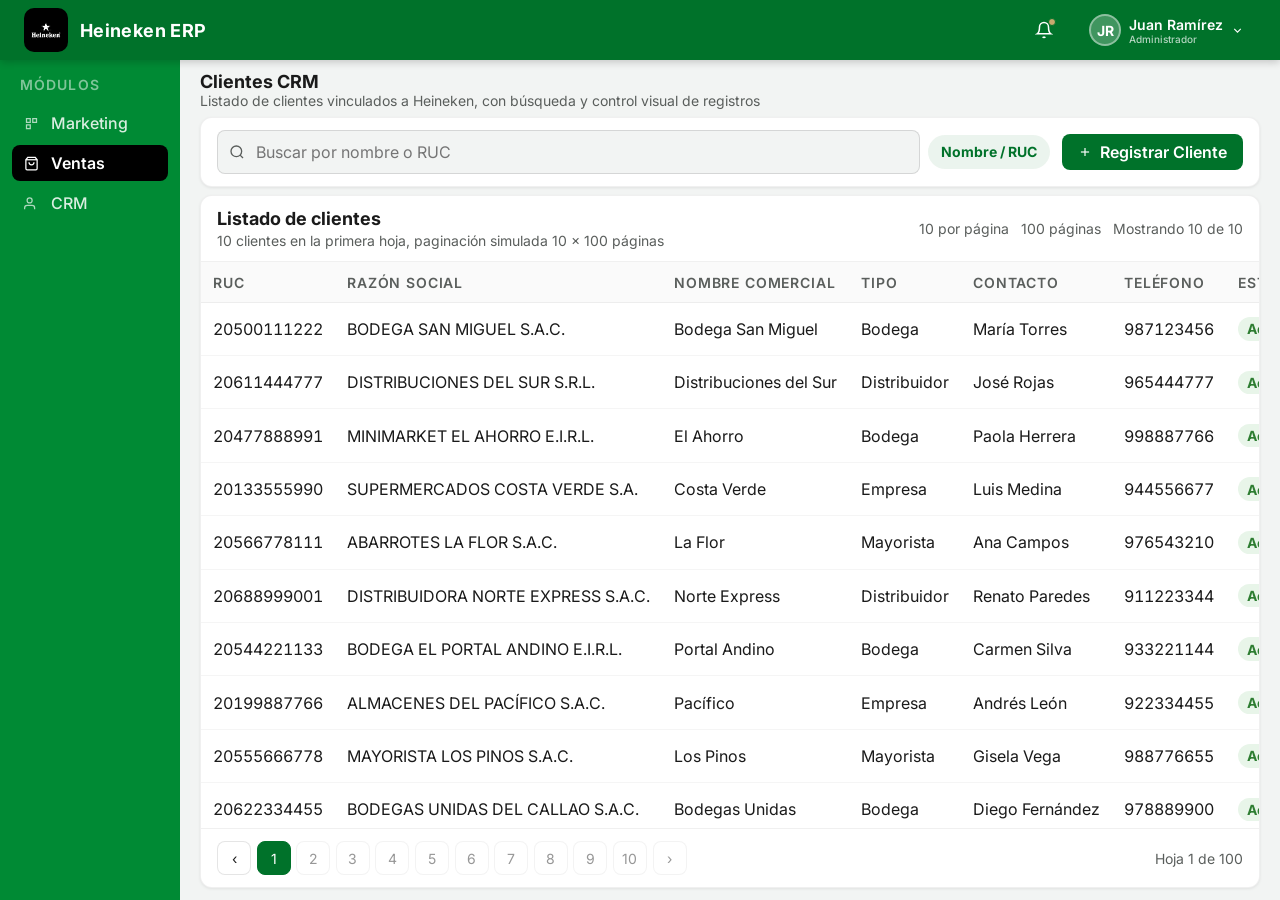
<file: crm/registro-clientes.html>
<!doctype html>
<html lang="es">
  <head>
    <meta charset="UTF-8" />
    <meta name="viewport" content="width=device-width, initial-scale=1.0" />
    <title>CRM Clientes - Heineken</title>
    <link rel="preconnect" href="https://fonts.googleapis.com" />
    <link rel="preconnect" href="https://fonts.gstatic.com" crossorigin />
    <link
      href="https://fonts.googleapis.com/css2?family=Inter:wght@300..700&display=swap"
      rel="stylesheet"
    />
    <link rel="stylesheet" href="../stylebase.css" />
    <link rel="stylesheet" href="crmstyle.css" />
    <style>
      .mn {
        overflow: hidden;
        padding: var(--sp3) var(--sp5);
        gap: var(--sp2);
      }

      .crm-shell {
        display: flex;
        flex-direction: column;
        gap: var(--sp2);
        min-height: 0;
        flex: 1;
      }

      .crm-toolbar {
        background: var(--su);
        border: 1px solid rgba(0, 0, 0, 0.06);
        border-radius: var(--rlg);
        box-shadow: var(--shsm);
        padding: var(--sp3) var(--sp4);
        display: flex;
        align-items: center;
        justify-content: space-between;
        gap: var(--sp3);
        flex-wrap: wrap;
      }

      .search-wrap {
        display: flex;
        align-items: center;
        gap: var(--sp2);
        flex: 1;
        min-width: 280px;
      }

      .search-box {
        position: relative;
        flex: 1;
      }

      .search-box input {
        width: 100%;
        padding: 0.7rem 0.8rem 0.7rem 2.4rem;
        border-radius: var(--rmd);
        border: 1px solid rgba(0, 0, 0, 0.12);
        background: var(--bg);
        font: inherit;
      }

      .search-box svg {
        position: absolute;
        left: 0.75rem;
        top: 50%;
        transform: translateY(-50%);
        color: var(--tm);
      }

      .search-tag {
        padding: 0.55rem 0.8rem;
        border-radius: var(--rfl);
        background: rgba(0, 114, 42, 0.08);
        color: var(--g);
        font-size: var(--txs);
        font-weight: 700;
        white-space: nowrap;
      }

      .crm-meta {
        display: flex;
        gap: var(--sp3);
        flex-wrap: wrap;
        font-size: var(--txs);
        color: var(--tm);
      }

      .crm-grid {
        display: grid;
        grid-template-columns: 1fr;
        min-height: 0;
        flex: 1;
      }

      .crm-card {
        background: var(--su);
        border: 1px solid rgba(0, 0, 0, 0.06);
        border-radius: var(--rlg);
        box-shadow: var(--shsm);
        overflow: hidden;
        min-height: 0;
        display: flex;
        flex-direction: column;
      }

      .crm-card-head {
        padding: var(--sp3) var(--sp4);
        display: flex;
        align-items: center;
        justify-content: space-between;
        gap: var(--sp3);
        border-bottom: 1px solid rgba(0, 0, 0, 0.06);
        flex-wrap: wrap;
      }

      .crm-card-head h2 {
        font-size: var(--tbs);
        color: var(--t);
        margin: 0;
      }

      .crm-card-head p {
        color: var(--tm);
        font-size: var(--txs);
        margin: 0.2rem 0 0;
      }

      .list-table-wrap {
        overflow: hidden;
        display: flex;
        flex-direction: column;
        min-height: 0;
      }

      .client-table {
        width: 100%;
        border-collapse: collapse;
      }

      .client-table thead tr {
        background: rgba(0, 0, 0, 0.02);
      }

      .client-table th,
      .client-table td {
        padding: 0.7rem 0.75rem;
        white-space: nowrap;
      }

      .client-table td:last-child,
      .client-table th:last-child {
        text-align: center;
      }

      .status-pill {
        display: inline-flex;
        align-items: center;
        gap: 0.35rem;
        padding: 0.2rem 0.55rem;
        border-radius: var(--rfl);
        font-size: var(--txs);
        font-weight: 700;
      }

      .status-ok {
        background: #e8f5e9;
        color: #2e7d32;
      }

      .status-warn {
        background: #fff3e0;
        color: #e65100;
      }

      .row-actions {
        display: inline-flex;
        gap: 0.35rem;
        justify-content: center;
      }

      .icon-btn {
        width: 30px;
        height: 30px;
        display: inline-flex;
        align-items: center;
        justify-content: center;
        border-radius: 8px;
        border: 1px solid rgba(0, 0, 0, 0.08);
        background: var(--su);
        color: var(--tm);
      }

      .icon-btn:hover {
        background: rgba(0, 114, 42, 0.06);
        color: var(--g);
      }

      .icon-btn.delete:hover {
        background: rgba(198, 40, 40, 0.08);
        color: #c62828;
      }

      .pagination-bar {
        display: flex;
        align-items: center;
        justify-content: space-between;
        gap: var(--sp3);
        padding: var(--sp3) var(--sp4);
        border-top: 1px solid rgba(0, 0, 0, 0.06);
        flex-wrap: wrap;
      }

      .pagination-group {
        display: inline-flex;
        align-items: center;
        gap: 0.35rem;
        flex-wrap: wrap;
      }

      .page-btn {
        min-width: 34px;
        height: 34px;
        border-radius: 8px;
        border: 1px solid rgba(0, 0, 0, 0.1);
        background: var(--su);
        color: var(--t);
        font-size: var(--txs);
      }

      .page-btn.active {
        background: var(--g);
        border-color: var(--g);
        color: var(--w);
      }

      .page-btn:disabled {
        opacity: 0.45;
        cursor: not-allowed;
      }

      .page-summary {
        font-size: var(--txs);
        color: var(--tm);
      }

      .modal-form {
        width: min(1100px, calc(100vw - 2rem));
        max-height: calc(100dvh - 2rem);
        display: flex;
        flex-direction: column;
        overflow: hidden;
      }

      .modal-form .modal-body {
        overflow: auto;
        padding: var(--sp4);
      }

      .mini-step {
        display: flex;
        gap: var(--sp2);
        flex-wrap: wrap;
        margin-bottom: var(--sp3);
      }

      .mini-step span {
        padding: 0.35rem 0.6rem;
        border-radius: var(--rfl);
        background: rgba(0, 0, 0, 0.05);
        color: var(--tm);
        font-size: var(--txs);
        font-weight: 700;
      }

      .mini-step .active {
        background: var(--g);
        color: var(--w);
      }

      .modal-form-grid {
        display: grid;
        grid-template-columns: repeat(3, minmax(0, 1fr));
        gap: var(--sp2);
      }

      .modal-form .form-group.full {
        grid-column: 1 / -1;
      }

      .client-modal-footer {
        display: flex;
        justify-content: flex-end;
        gap: var(--sp2);
        padding: var(--sp3) var(--sp4) var(--sp4);
        border-top: 1px solid rgba(0, 0, 0, 0.06);
      }

      .client-modal-footer .btn {
        min-width: 140px;
      }

      .summary-box {
        background: rgba(0, 114, 42, 0.05);
        border-radius: var(--rmd);
        padding: var(--sp3);
        display: grid;
        gap: var(--sp2);
      }

      .summary-row {
        display: flex;
        justify-content: space-between;
        gap: var(--sp3);
        border-bottom: 1px solid rgba(0, 114, 42, 0.08);
        padding-bottom: 0.45rem;
      }

      .summary-row:last-child {
        border-bottom: none;
        padding-bottom: 0;
      }

      .summary-row strong {
        color: var(--tm);
      }

      .empty-state {
        padding: var(--sp6);
        text-align: center;
        color: var(--tm);
      }

      .empty-state h3 {
        margin: 0 0 0.35rem;
        color: var(--t);
      }

      @media (max-width: 1100px) {
        .modal-form-grid {
          grid-template-columns: repeat(2, minmax(0, 1fr));
        }
      }

      @media (max-width: 768px) {
        body {
          overflow: auto;
        }

        .lay,
        .mn {
          overflow: auto;
        }

        .modal-form-grid {
          grid-template-columns: 1fr;
        }

        .client-modal-footer,
        .pagination-bar,
        .crm-card-head,
        .crm-toolbar {
          padding-left: var(--sp3);
          padding-right: var(--sp3);
        }
      }
    </style>
  </head>
  <body>
    <header class="hd">
      <a class="hd-logo" href="#">
        <img class="hd-logo-mark" src="../logo.png" alt="Heineken" />
        <span class="hd-logo-t">Heineken ERP</span>
      </a>
      <div class="hd-r">
        <button class="hd-nb" aria-label="Notificaciones">
          <svg
            width="18"
            height="18"
            viewBox="0 0 24 24"
            fill="none"
            stroke="currentColor"
            stroke-width="2"
          >
            <path d="M18 8A6 6 0 0 0 6 8c0 7-3 9-3 9h18s-3-2-3-9" />
            <path d="M13.73 21a2 2 0 0 1-3.46 0" />
          </svg>
          <span class="nd"></span>
        </button>
        <button class="hd-usr">
          <div class="hd-av">JR</div>
          <div style="text-align: left">
            <div style="font-size: var(--txs); font-weight: 600">
              Juan Ramírez
            </div>
            <div style="font-size: 10px; opacity: 0.7">Administrador</div>
          </div>
          <svg
            width="13"
            height="13"
            viewBox="0 0 24 24"
            fill="none"
            stroke="currentColor"
            stroke-width="2"
          >
            <polyline points="6 9 12 15 18 9" />
          </svg>
        </button>
      </div>
    </header>

    <div class="lay">
      <aside class="sb">
        <span class="sb-lbl">Módulos</span>
        <button class="ni" onclick="act(this)">
          <svg
            width="15"
            height="15"
            viewBox="0 0 24 24"
            fill="none"
            stroke="currentColor"
            stroke-width="2"
          >
            <path d="M4 4h6v6H4z" />
            <path d="M14 4h6v6h-6z" />
            <path d="M4 14h6v6H4z" />
          </svg>
          Marketing
        </button>
        <button class="ni a" onclick="act(this)">
          <svg
            width="15"
            height="15"
            viewBox="0 0 24 24"
            fill="none"
            stroke="currentColor"
            stroke-width="2"
          >
            <path d="M6 2L3 6v14a2 2 0 0 0 2 2h14a2 2 0 0 0 2-2V6l-3-4z" />
            <line x1="3" y1="6" x2="21" y2="6" />
            <path d="M16 10a4 4 0 0 1-8 0" />
          </svg>
          Ventas
        </button>
        <button class="ni" onclick="act(this)">
          <svg
            width="15"
            height="15"
            viewBox="0 0 24 24"
            fill="none"
            stroke="currentColor"
            stroke-width="2"
          >
            <path d="M17 21v-2a4 4 0 0 0-4-4H5a4 4 0 0 0-4 4v2" />
            <circle cx="9" cy="7" r="4" />
          </svg>
          CRM
        </button>
      </aside>

      <main class="mn">
        <div class="ph">
          <div>
            <h1>Clientes CRM</h1>
            <p>
              Listado de clientes vinculados a Heineken, con búsqueda y control
              visual de registros
            </p>
          </div>
        </div>

        <div class="crm-shell">
          <div class="crm-toolbar">
            <div class="search-wrap">
              <div class="search-box">
                <svg
                  width="16"
                  height="16"
                  viewBox="0 0 24 24"
                  fill="none"
                  stroke="currentColor"
                  stroke-width="2"
                >
                  <circle cx="11" cy="11" r="8" />
                  <line x1="21" y1="21" x2="16.65" y2="16.65" />
                </svg>
                <input
                  id="searchInput"
                  type="text"
                  placeholder="Buscar por nombre o RUC"
                  oninput="filterClients()"
                />
              </div>
              <span class="search-tag">Nombre / RUC</span>
            </div>
            <button class="btn bp" onclick="openClientModal()">
              <svg
                width="14"
                height="14"
                viewBox="0 0 24 24"
                fill="none"
                stroke="currentColor"
                stroke-width="2"
              >
                <line x1="12" y1="5" x2="12" y2="19" />
                <line x1="5" y1="12" x2="19" y2="12" />
              </svg>
              Registrar Cliente
            </button>
          </div>

          <div class="crm-card">
            <div class="crm-card-head">
              <div>
                <h2>Listado de clientes</h2>
                <p id="resultsInfo">
                  10 clientes en la primera hoja, paginación simulada 10 x 100
                  páginas
                </p>
              </div>
              <div class="crm-meta">
                <span>10 por página</span>
                <span>100 páginas</span>
                <span id="showingCount">Mostrando 10 de 10</span>
              </div>
            </div>

            <div class="list-table-wrap">
              <table class="client-table">
                <thead>
                  <tr>
                    <th>RUC</th>
                    <th>Razón social</th>
                    <th>Nombre comercial</th>
                    <th>Tipo</th>
                    <th>Contacto</th>
                    <th>Teléfono</th>
                    <th>Estado</th>
                    <th>Acciones</th>
                  </tr>
                </thead>
                <tbody id="clientTableBody"></tbody>
              </table>

              <div id="emptyState" class="empty-state" style="display: none">
                <h3>Sin resultados</h3>
                <p>No hay clientes que coincidan con la búsqueda.</p>
              </div>
            </div>

            <div class="pagination-bar">
              <div class="pagination-group">
                <button class="page-btn" id="prevBtn" onclick="changePage(-1)">
                  ‹
                </button>
                <button
                  class="page-btn active"
                  data-page="1"
                  onclick="goToPage(1)"
                >
                  1
                </button>
                <button
                  class="page-btn"
                  data-page="2"
                  onclick="goToPage(2)"
                  disabled
                >
                  2
                </button>
                <button
                  class="page-btn"
                  data-page="3"
                  onclick="goToPage(3)"
                  disabled
                >
                  3
                </button>
                <button
                  class="page-btn"
                  data-page="4"
                  onclick="goToPage(4)"
                  disabled
                >
                  4
                </button>
                <button
                  class="page-btn"
                  data-page="5"
                  onclick="goToPage(5)"
                  disabled
                >
                  5
                </button>
                <button
                  class="page-btn"
                  data-page="6"
                  onclick="goToPage(6)"
                  disabled
                >
                  6
                </button>
                <button
                  class="page-btn"
                  data-page="7"
                  onclick="goToPage(7)"
                  disabled
                >
                  7
                </button>
                <button
                  class="page-btn"
                  data-page="8"
                  onclick="goToPage(8)"
                  disabled
                >
                  8
                </button>
                <button
                  class="page-btn"
                  data-page="9"
                  onclick="goToPage(9)"
                  disabled
                >
                  9
                </button>
                <button
                  class="page-btn"
                  data-page="10"
                  onclick="goToPage(10)"
                  disabled
                >
                  10
                </button>
                <button
                  class="page-btn"
                  id="nextBtn"
                  onclick="changePage(1)"
                  disabled
                >
                  ›
                </button>
              </div>
              <div class="page-summary">Hoja 1 de 100</div>
            </div>
          </div>
        </div>
      </main>
    </div>

    <div id="clientModal" class="modal">
      <div class="modal-overlay"></div>
      <div class="modal-content modal-form">
        <div class="modal-header">
          <h2 id="modalTitle">Registrar Cliente</h2>
          <button class="modal-close" onclick="closeClientModal()">
            &times;
          </button>
        </div>

        <div class="modal-body">
          <div class="mini-step">
            <span class="active">1. Ingresar datos</span>
            <span>2. Validar</span>
            <span>3. Sincronizar</span>
          </div>

          <form id="clientForm" class="form-container">
            <div class="modal-form-grid">
              <div class="form-group">
                <label for="ruc">RUC <span class="required">*</span></label>
                <input
                  id="ruc"
                  name="ruc"
                  type="text"
                  maxlength="11"
                  placeholder="11 dígitos"
                  required
                />
              </div>
              <div class="form-group">
                <label for="razonSocial"
                  >Razón Social <span class="required">*</span></label
                >
                <input
                  id="razonSocial"
                  name="razonSocial"
                  type="text"
                  placeholder="Empresa o bodega"
                  required
                />
              </div>
              <div class="form-group">
                <label for="nombreComercial">Nombre Comercial</label>
                <input
                  id="nombreComercial"
                  name="nombreComercial"
                  type="text"
                  placeholder="Nombre comercial"
                />
              </div>
              <div class="form-group">
                <label for="tipoCliente"
                  >Tipo de Cliente <span class="required">*</span></label
                >
                <select id="tipoCliente" name="tipoCliente" required>
                  <option value="">Selecciona un tipo</option>
                  <option value="empresa">Empresa</option>
                  <option value="bodega">Bodega</option>
                  <option value="distribuidor">Distribuidor</option>
                  <option value="mayorista">Mayorista</option>
                </select>
              </div>
              <div class="form-group">
                <label for="contacto"
                  >Persona de Contacto <span class="required">*</span></label
                >
                <input
                  id="contacto"
                  name="contacto"
                  type="text"
                  placeholder="Nombre completo"
                  required
                />
              </div>

              <div class="form-group">
                <label for="cargoContacto"
                  >Cargo del Contacto <span class="required">*</span></label
                >
                <input
                  id="cargoContacto"
                  name="cargoContacto"
                  type="text"
                  placeholder="Ej. Compras, administrador, gerente"
                  required
                />
              </div>
              <div class="form-group">
                <label for="telefono"
                  >Teléfono <span class="required">*</span></label
                >
                <input
                  id="telefono"
                  name="telefono"
                  type="text"
                  maxlength="9"
                  placeholder="9 dígitos"
                  required
                />
              </div>
              <div class="form-group">
                <label for="nivelCliente"
                  >Tamaño / Nivel del Cliente
                  <span class="required">*</span></label
                >
                <select id="nivelCliente" name="nivelCliente" required>
                  <option value="">Selecciona un nivel</option>
                  <option value="pequeno">Pequeño</option>
                  <option value="mediano">Mediano</option>
                  <option value="grande">Grande</option>
                  <option value="estrategico">Estratégico</option>
                </select>
              </div>
              <div class="form-group full">
                <label for="correo"
                  >Correo Electrónico <span class="required">*</span></label
                >
                <input
                  id="correo"
                  name="correo"
                  type="email"
                  placeholder="correo@cliente.pe"
                  required
                />
              </div>
              <div class="form-group full">
                <label for="direccion"
                  >Dirección <span class="required">*</span></label
                >
                <input
                  id="direccion"
                  name="direccion"
                  type="text"
                  placeholder="Dirección fiscal o comercial"
                  required
                />
              </div>
              <div class="form-group">
                <label for="distrito"
                  >Distrito <span class="required">*</span></label
                >
                <input
                  id="distrito"
                  name="distrito"
                  type="text"
                  placeholder="Distrito"
                  required
                />
              </div>
              <div class="form-group full">
                <label for="observaciones">Observaciones</label>
                <textarea
                  id="observaciones"
                  name="observaciones"
                  rows="2"
                  placeholder="Notas adicionales"
                ></textarea>
              </div>
            </div>
          </form>
        </div>

        <div class="client-modal-footer">
          <button type="button" class="btn bs" onclick="closeClientModal()">
            Cancelar
          </button>
          <button type="button" class="btn bp" onclick="validateAndProceed()">
            Validar Datos
          </button>
        </div>
      </div>
    </div>

    <div id="validationModal" class="modal">
      <div class="modal-overlay"></div>
      <div class="modal-content validation-modal">
        <div class="modal-header">
          <h2>Validación de Cliente</h2>
          <button class="modal-close" onclick="closeModal('validationModal')">
            &times;
          </button>
        </div>
        <div class="modal-body">
          <div class="validation-status">
            <svg
              class="check-icon"
              viewBox="0 0 24 24"
              fill="none"
              stroke="currentColor"
              stroke-width="2"
            >
              <polyline points="20 6 9 17 4 12"></polyline>
            </svg>
            <p class="validation-title">Datos revisados correctamente</p>
            <p class="validation-subtitle">Confirma el registro del cliente</p>
          </div>
          <div class="summary-box">
            <div class="summary-row">
              <strong>RUC</strong><span id="sumRuc">-</span>
            </div>
            <div class="summary-row">
              <strong>Razón Social</strong><span id="sumRazonSocial">-</span>
            </div>
            <div class="summary-row">
              <strong>Tipo</strong><span id="sumTipoCliente">-</span>
            </div>
            <div class="summary-row">
              <strong>Contacto</strong><span id="sumContacto">-</span>
            </div>
            <div class="summary-row">
              <strong>Cargo</strong><span id="sumCargoContacto">-</span>
            </div>
            <div class="summary-row">
              <strong>Nivel</strong><span id="sumNivelCliente">-</span>
            </div>
          </div>
        </div>
        <div class="modal-footer">
          <button
            type="button"
            class="btn bs"
            onclick="closeModal('validationModal')"
          >
            Cancelar
          </button>
          <button type="button" class="btn bp" onclick="confirmRegister()">
            Registrar Cliente
          </button>
        </div>
      </div>
    </div>

    <div id="syncModal" class="modal">
      <div class="modal-overlay"></div>
      <div class="modal-content sync-modal">
        <div class="sync-header">
          <div class="sync-animation"><div class="sync-spinner"></div></div>
          <h2>Sincronizando</h2>
        </div>
        <p class="sync-text">Guardando el cliente en la base de datos...</p>
        <div class="sync-progress"><div class="progress-bar"></div></div>
      </div>
    </div>

    <div id="successNotification" class="notification success-notification">
      <div class="notification-content">
        <svg
          class="notification-icon"
          viewBox="0 0 24 24"
          fill="none"
          stroke="currentColor"
          stroke-width="2"
        >
          <polyline points="20 6 9 17 4 12"></polyline>
        </svg>
        <div class="notification-text">
          <h4>Éxito</h4>
          <p id="successMessage">Cliente guardado correctamente</p>
        </div>
        <button class="notification-close" onclick="closeNotification()">
          &times;
        </button>
      </div>
    </div>

    <div id="errorNotification" class="notification error-notification">
      <div class="notification-content">
        <svg
          class="notification-icon"
          viewBox="0 0 24 24"
          fill="none"
          stroke="currentColor"
          stroke-width="2"
        >
          <circle cx="12" cy="12" r="10"></circle>
          <line x1="12" y1="8" x2="12" y2="12"></line>
          <line x1="12" y1="16" x2="12.01" y2="16"></line>
        </svg>
        <div class="notification-text">
          <h4>Error</h4>
          <p id="errorMessage">Revisa los campos obligatorios</p>
        </div>
        <button class="notification-close" onclick="closeErrorNotification()">
          &times;
        </button>
      </div>
    </div>

    <script>
      const PAGE_SIZE = 10;
      const TOTAL_PAGES = 100;
      let currentPage = 1;
      let editingId = null;
      let clients = [
        {
          id: 1,
          ruc: "20500111222",
          razonSocial: "BODEGA SAN MIGUEL S.A.C.",
          nombreComercial: "Bodega San Miguel",
          tipoCliente: "Bodega",
          contacto: "María Torres",
          telefono: "987123456",
          correo: "contacto@bodegasm.pe",
          direccion: "Av. Los Alisos 145",
          distrito: "San Miguel",
          observaciones: "Cliente de reposición semanal",
          estado: "Activo",
        },
        {
          id: 2,
          ruc: "20611444777",
          razonSocial: "DISTRIBUCIONES DEL SUR S.R.L.",
          nombreComercial: "Distribuciones del Sur",
          tipoCliente: "Distribuidor",
          contacto: "José Rojas",
          telefono: "965444777",
          correo: "ventas@delsur.pe",
          direccion: "Calle 12 Mz. F Lt. 3",
          distrito: "Villa El Salvador",
          observaciones: "Cobertura zona sur",
          estado: "Activo",
        },
        {
          id: 3,
          ruc: "20477888991",
          razonSocial: "MINIMARKET EL AHORRO E.I.R.L.",
          nombreComercial: "El Ahorro",
          tipoCliente: "Bodega",
          contacto: "Paola Herrera",
          telefono: "998887766",
          correo: "admin@elahorro.pe",
          direccion: "Jr. Comercio 248",
          distrito: "Ate",
          observaciones: "Pedido mixto",
          estado: "Activo",
        },
        {
          id: 4,
          ruc: "20133555990",
          razonSocial: "SUPERMERCADOS COSTA VERDE S.A.",
          nombreComercial: "Costa Verde",
          tipoCliente: "Empresa",
          contacto: "Luis Medina",
          telefono: "944556677",
          correo: "lmedina@costaverde.pe",
          direccion: "Av. Marina 2200",
          distrito: "Miraflores",
          observaciones: "Cuentas corporativas",
          estado: "Activo",
        },
        {
          id: 5,
          ruc: "20566778111",
          razonSocial: "ABARROTES LA FLOR S.A.C.",
          nombreComercial: "La Flor",
          tipoCliente: "Mayorista",
          contacto: "Ana Campos",
          telefono: "976543210",
          correo: "ana@laflor.pe",
          direccion: "Mercado Central Puesto 18",
          distrito: "Cercado de Lima",
          observaciones: "Alta rotación",
          estado: "Activo",
        },
        {
          id: 6,
          ruc: "20688999001",
          razonSocial: "DISTRIBUIDORA NORTE EXPRESS S.A.C.",
          nombreComercial: "Norte Express",
          tipoCliente: "Distribuidor",
          contacto: "Renato Paredes",
          telefono: "911223344",
          correo: "rparedes@norteexpress.pe",
          direccion: "Panamericana Norte Km. 24",
          distrito: "Los Olivos",
          observaciones: "Cobertura Lima Norte",
          estado: "Activo",
        },
        {
          id: 7,
          ruc: "20544221133",
          razonSocial: "BODEGA EL PORTAL ANDINO E.I.R.L.",
          nombreComercial: "Portal Andino",
          tipoCliente: "Bodega",
          contacto: "Carmen Silva",
          telefono: "933221144",
          correo: "carmen@portalandino.pe",
          direccion: "Av. Principal 550",
          distrito: "Comas",
          observaciones: "Pedidos de fin de semana",
          estado: "Activo",
        },
        {
          id: 8,
          ruc: "20199887766",
          razonSocial: "ALMACENES DEL PACÍFICO S.A.C.",
          nombreComercial: "Pacífico",
          tipoCliente: "Empresa",
          contacto: "Andrés León",
          telefono: "922334455",
          correo: "aleon@pacifico.pe",
          direccion: "Vía de Evitamiento 880",
          distrito: "San Luis",
          observaciones: "Centro de distribución",
          estado: "Activo",
        },
        {
          id: 9,
          ruc: "20555666778",
          razonSocial: "MAYORISTA LOS PINOS S.A.C.",
          nombreComercial: "Los Pinos",
          tipoCliente: "Mayorista",
          contacto: "Gisela Vega",
          telefono: "988776655",
          correo: "gvega@lospinos.pe",
          direccion: "Av. Túpac Amaru 7800",
          distrito: "Comas",
          observaciones: "Compra por volumen",
          estado: "Activo",
        },
        {
          id: 10,
          ruc: "20622334455",
          razonSocial: "BODEGAS UNIDAS DEL CALLAO S.A.C.",
          nombreComercial: "Bodegas Unidas",
          tipoCliente: "Bodega",
          contacto: "Diego Fernández",
          telefono: "978889900",
          correo: "diego@bodegasunidas.pe",
          direccion: "Av. Faucett 400",
          distrito: "Callao",
          observaciones: "Cliente de ruta costera",
          estado: "Activo",
        },
      ];

      let filteredClients = [...clients];

      function act(btn) {
        document
          .querySelectorAll(".ni")
          .forEach((item) => item.classList.remove("a", "at"));
        btn.classList.add("a");
      }

      function renderTable() {
        const tbody = document.getElementById("clientTableBody");
        const emptyState = document.getElementById("emptyState");
        const info = document.getElementById("showingCount");

        const pageItems = filteredClients.slice(0, PAGE_SIZE);

        tbody.innerHTML = pageItems
          .map(
            (client) => `
						<tr>
							<td>${client.ruc}</td>
							<td>${client.razonSocial}</td>
							<td>${client.nombreComercial}</td>
							<td>${client.tipoCliente}</td>
							<td>${client.contacto}</td>
							<td>${client.telefono}</td>
							<td><span class="status-pill status-ok">${client.estado}</span></td>
							<td>
								<div class="row-actions">
									<button class="icon-btn" title="Editar" onclick="editClient(${client.id})">
										<svg width="14" height="14" viewBox="0 0 24 24" fill="none" stroke="currentColor" stroke-width="2">
											<path d="M12 20h9" />
											<path d="M16.5 3.5a2.1 2.1 0 0 1 3 3L7 19l-4 1 1-4 12.5-12.5z" />
										</svg>
									</button>
									<button class="icon-btn delete" title="Eliminar" onclick="deleteClient(${client.id})">
										<svg width="14" height="14" viewBox="0 0 24 24" fill="none" stroke="currentColor" stroke-width="2">
											<line x1="18" y1="6" x2="6" y2="18" />
											<line x1="6" y1="6" x2="18" y2="18" />
										</svg>
									</button>
								</div>
							</td>
						</tr>
					`,
          )
          .join("");

        emptyState.style.display = pageItems.length ? "none" : "block";
        info.textContent = `Mostrando ${pageItems.length} de ${filteredClients.length || 0}`;
      }

      function filterClients() {
        const query = document
          .getElementById("searchInput")
          .value.trim()
          .toLowerCase();
        filteredClients = clients.filter(
          (client) =>
            client.ruc.includes(query) ||
            client.razonSocial.toLowerCase().includes(query) ||
            client.nombreComercial.toLowerCase().includes(query),
        );
        renderTable();
      }

      function goToPage(page) {
        currentPage = page;
      }

      function changePage(direction) {
        currentPage = Math.max(
          1,
          Math.min(TOTAL_PAGES, currentPage + direction),
        );
      }

      function openClientModal(clientId = null) {
        editingId = clientId;
        const modal = document.getElementById("clientModal");
        const form = document.getElementById("clientForm");
        document.getElementById("modalTitle").textContent = clientId
          ? "Registrar Cliente"
          : "Registrar Cliente";

        form.reset();
        if (clientId !== null) {
          const client = clients.find((item) => item.id === clientId);
          if (client) {
            document.getElementById("ruc").value = client.ruc;
            document.getElementById("razonSocial").value = client.razonSocial;
            document.getElementById("nombreComercial").value =
              client.nombreComercial;
            document.getElementById("tipoCliente").value =
              client.tipoCliente.toLowerCase();
            document.getElementById("contacto").value = client.contacto;
            document.getElementById("cargoContacto").value =
              client.cargoContacto || "";
            document.getElementById("telefono").value = client.telefono;
            document.getElementById("nivelCliente").value = (
              client.nivelCliente || ""
            ).toLowerCase();
            document.getElementById("correo").value = client.correo;
            document.getElementById("direccion").value = client.direccion;
            document.getElementById("distrito").value = client.distrito;
            document.getElementById("observaciones").value =
              client.observaciones;
          }
        }

        modal.classList.add("active");
        document.body.style.overflow = "hidden";
      }

      function closeClientModal() {
        document.getElementById("clientModal").classList.remove("active");
        document.body.style.overflow = "auto";
      }

      function openModal(id) {
        document.getElementById(id).classList.add("active");
        document.body.style.overflow = "hidden";
      }

      function closeModal(id) {
        document.getElementById(id).classList.remove("active");
        document.body.style.overflow = "auto";
      }

      function validateForm() {
        const requiredFields = [
          "ruc",
          "razonSocial",
          "tipoCliente",
          "contacto",
          "cargoContacto",
          "telefono",
          "nivelCliente",
          "correo",
          "direccion",
          "distrito",
        ];
        const errors = [];

        requiredFields.forEach((field) => {
          const value = document.getElementById(field).value.trim();
          if (!value) errors.push(field);
        });

        const ruc = document.getElementById("ruc").value.trim();
        const telefono = document.getElementById("telefono").value.trim();
        const correo = document.getElementById("correo").value.trim();
        const emailRegex = /^[^\s@]+@[^\s@]+\.[^\s@]+$/;

        if (ruc.length !== 11 || /\D/.test(ruc)) errors.push("ruc");
        if (telefono.length !== 9 || /\D/.test(telefono))
          errors.push("telefono");
        if (!emailRegex.test(correo)) errors.push("correo");

        return errors.length === 0;
      }

      function validateAndProceed() {
        if (!validateForm()) {
          showErrorNotification(
            "Completa todos los campos obligatorios correctamente",
          );
          return;
        }

        document.getElementById("sumRuc").textContent =
          document.getElementById("ruc").value;
        document.getElementById("sumRazonSocial").textContent =
          document.getElementById("razonSocial").value;
        document.getElementById("sumTipoCliente").textContent =
          document.getElementById("tipoCliente").selectedOptions[0].textContent;
        document.getElementById("sumContacto").textContent =
          document.getElementById("contacto").value;
        document.getElementById("sumCargoContacto").textContent =
          document.getElementById("cargoContacto").value;
        document.getElementById("sumNivelCliente").textContent =
          document.getElementById(
            "nivelCliente",
          ).selectedOptions[0].textContent;

        openModal("validationModal");
      }

      function confirmRegister() {
        closeModal("validationModal");
        openModal("syncModal");

        setTimeout(() => {
          closeModal("syncModal");

          const record = {
            id: editingId || Date.now(),
            ruc: document.getElementById("ruc").value.trim(),
            razonSocial: document.getElementById("razonSocial").value.trim(),
            nombreComercial: document
              .getElementById("nombreComercial")
              .value.trim(),
            tipoCliente:
              document.getElementById("tipoCliente").selectedOptions[0]
                .textContent,
            contacto: document.getElementById("contacto").value.trim(),
            cargoContacto: document
              .getElementById("cargoContacto")
              .value.trim(),
            telefono: document.getElementById("telefono").value.trim(),
            nivelCliente:
              document.getElementById("nivelCliente").selectedOptions[0]
                .textContent,
            correo: document.getElementById("correo").value.trim(),
            direccion: document.getElementById("direccion").value.trim(),
            distrito: document.getElementById("distrito").value.trim(),
            observaciones: document
              .getElementById("observaciones")
              .value.trim(),
            estado: "Activo",
          };

          if (editingId !== null) {
            clients = clients.map((client) =>
              client.id === editingId ? record : client,
            );
          } else {
            clients.unshift(record);
            clients = clients.slice(0, 10);
          }

          filteredClients = [...clients];
          renderTable();
          closeClientModal();
          showSuccessNotification("Cliente guardado correctamente");
          editingId = null;
        }, 1800);
      }

      function editClient(id) {
        openClientModal(id);
      }

      function deleteClient(id) {
        const client = clients.find((item) => item.id === id);
        if (!client) return;

        const ok = confirm(`¿Eliminar a ${client.razonSocial}?`);
        if (!ok) return;

        clients = clients.filter((item) => item.id !== id);
        filteredClients = clients.filter((clientItem) => {
          const query = document
            .getElementById("searchInput")
            .value.trim()
            .toLowerCase();
          return (
            clientItem.ruc.includes(query) ||
            clientItem.razonSocial.toLowerCase().includes(query) ||
            clientItem.nombreComercial.toLowerCase().includes(query)
          );
        });

        renderTable();
        showSuccessNotification("Cliente eliminado de la vista");
      }

      function showSuccessNotification(message) {
        document.getElementById("successMessage").textContent = message;
        document.getElementById("successNotification").classList.add("show");
      }

      function closeNotification() {
        document.getElementById("successNotification").classList.remove("show");
      }

      function showErrorNotification(message) {
        document.getElementById("errorMessage").textContent = message;
        const notification = document.getElementById("errorNotification");
        notification.classList.add("show");
        setTimeout(() => notification.classList.remove("show"), 3000);
      }

      function closeErrorNotification() {
        document.getElementById("errorNotification").classList.remove("show");
      }

      document.addEventListener("click", (event) => {
        if (event.target.classList.contains("modal-overlay")) {
          event.target.parentElement.classList.remove("active");
          document.body.style.overflow = "auto";
        }
      });

      document.getElementById("ruc").addEventListener("input", (event) => {
        event.target.value = event.target.value.replace(/\D/g, "");
      });

      document.getElementById("telefono").addEventListener("input", (event) => {
        event.target.value = event.target.value.replace(/\D/g, "");
      });

      renderTable();
    </script>
  </body>
</html>
</file>
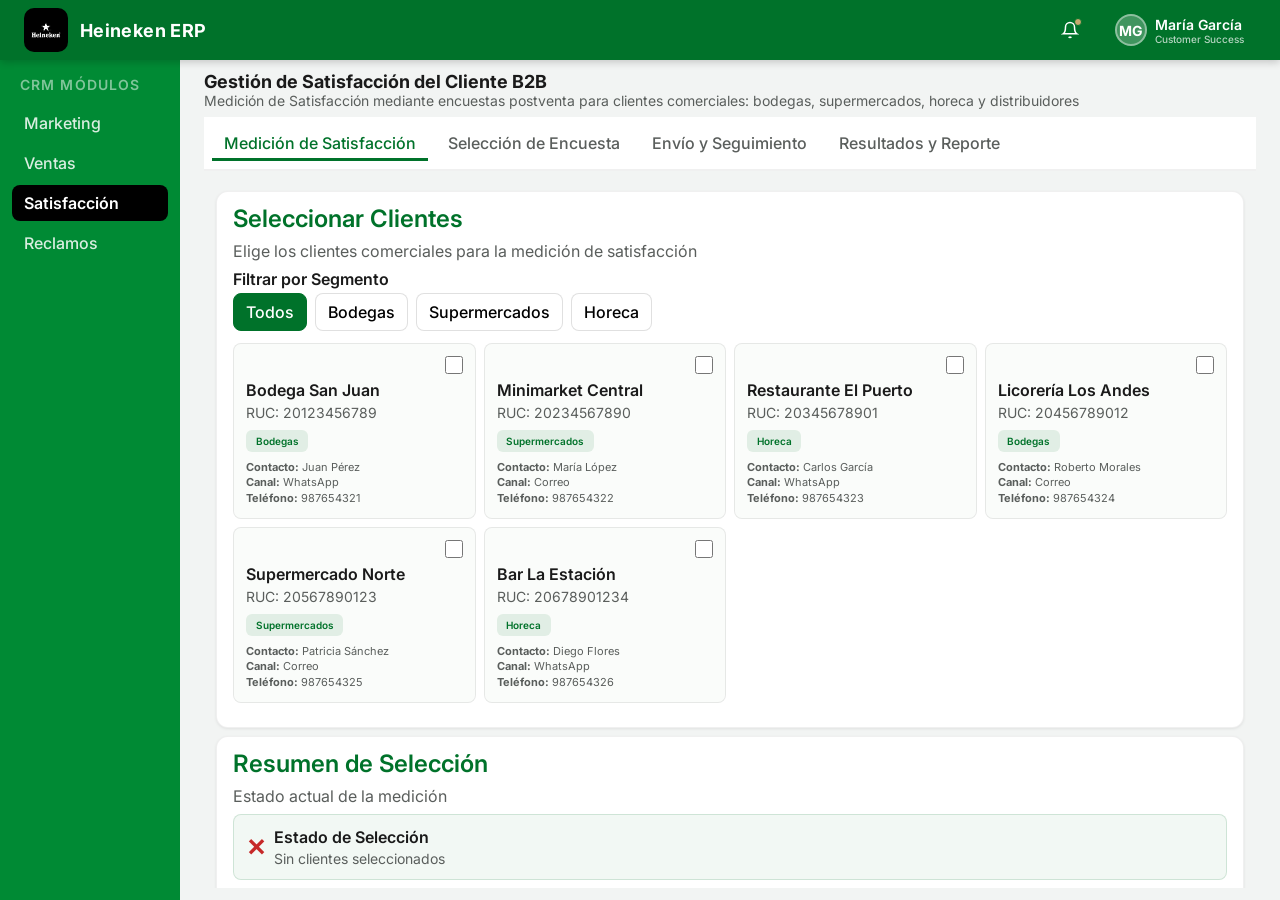
<file: crm/satisfaccion-cliente.html>
<!doctype html>
<html lang="es">
  <head>
    <meta charset="UTF-8" />
    <meta name="viewport" content="width=device-width, initial-scale=1.0" />
    <title>Gestión de Satisfacción del Cliente B2B - Heineken</title>
    <link rel="preconnect" href="https://fonts.googleapis.com" />
    <link rel="preconnect" href="https://fonts.gstatic.com" crossorigin />
    <link
      href="https://fonts.googleapis.com/css2?family=Inter:wght@300..700&display=swap"
      rel="stylesheet"
    />
    <link rel="stylesheet" href="../stylebase.css" />
    <link rel="stylesheet" href="crmstyle.css" />
    <style>
      /* Custom styles for satisfaction surveys - using existing crmstyle classes */
      .sc-tab-nav {
        display: flex;
        gap: 0.5rem;
        padding: var(--sp2);
        background: var(--su);
        border-bottom: 2px solid rgba(0, 0, 0, 0.06);
        overflow-x: auto;
      }

      .sc-tab-btn {
        padding: var(--sp2) var(--sp3);
        border: none;
        background: transparent;
        color: var(--tm);
        font-weight: 500;
        cursor: pointer;
        border-bottom: 3px solid transparent;
        transition: all 200ms ease;
        white-space: nowrap;
      }

      .sc-tab-btn:hover {
        background: rgba(0, 0, 0, 0.03);
      }

      .sc-tab-btn.active {
        color: var(--g);
        border-bottom-color: var(--g);
      }

      .sc-view {
        display: none;
        height: calc(100% - 60px);
        overflow-y: auto;
        padding: var(--sp3);
      }

      .sc-view.active {
        display: flex;
        flex-direction: column;
      }

      .sc-section {
        background: var(--su);
        border-radius: var(--rlg);
        border: 1px solid rgba(0, 0, 0, 0.06);
        padding: var(--sp3) var(--sp4);
        margin-bottom: var(--sp2);
        box-shadow: var(--shsm);
      }

      .sc-header {
        margin-bottom: var(--sp2);
      }

      .sc-header h2 {
        font-size: var(--tlg);
        font-weight: 600;
        color: var(--g);
        margin-bottom: 0.5rem;
      }

      .sc-header p {
        font-size: var(--tsm);
        color: var(--tm);
        margin: 0;
      }

      .sc-grid-clients {
        display: grid;
        grid-template-columns: repeat(auto-fill, minmax(240px, 1fr));
        gap: var(--sp2);
        margin-bottom: var(--sp3);
      }

      .sc-client-card {
        background: rgba(0, 114, 42, 0.02);
        border: 1px solid rgba(0, 0, 0, 0.08);
        border-radius: var(--rmd);
        padding: var(--sp3);
        cursor: pointer;
        transition: all 200ms ease;
        position: relative;
      }

      .sc-client-card:hover {
        border-color: var(--g);
        box-shadow: var(--shgmd);
        background: rgba(0, 114, 42, 0.05);
      }

      .sc-client-card.selected {
        background: rgba(0, 114, 42, 0.08);
        border-color: var(--g);
      }

      .sc-client-card input[type="checkbox"] {
        position: absolute;
        top: var(--sp3);
        right: var(--sp3);
        width: 18px;
        height: 18px;
        cursor: pointer;
      }

      .sc-client-info {
        padding-top: 1.5rem;
      }

      .sc-client-name {
        font-weight: 600;
        color: var(--t);
        margin-bottom: 0.25rem;
        font-size: var(--tsm);
      }

      .sc-client-ruc {
        font-size: var(--txs);
        color: var(--tm);
        margin-bottom: 0.5rem;
      }

      .sc-client-segment {
        display: inline-block;
        font-size: 10px;
        padding: 0.3rem 0.6rem;
        border-radius: var(--rsm);
        background: rgba(0, 114, 42, 0.1);
        color: var(--g);
        font-weight: 600;
      }

      .sc-filter-tabs {
        display: flex;
        gap: 0.5rem;
        margin-bottom: var(--sp2);
        border: none;
      }

      .sc-filter-btn {
        padding: var(--sp2) var(--sp3);
        border: 1px solid rgba(0, 0, 0, 0.12);
        background: var(--su);
        border-radius: var(--rmd);
        cursor: pointer;
        font-size: var(--tsm);
        transition: all 150ms ease;
        font-weight: 500;
      }

      .sc-filter-btn:hover {
        border-color: var(--g);
        color: var(--g);
      }

      .sc-filter-btn.active {
        background: var(--g);
        color: white;
        border-color: var(--g);
      }

      .sc-summary {
        display: grid;
        grid-template-columns: repeat(auto-fit, minmax(140px, 1fr));
        gap: var(--sp2);
        margin-bottom: var(--sp3);
      }

      .sc-summary-card {
        background: linear-gradient(135deg, #f8faf8 0%, #f1f5f1 100%);
        border-left: 4px solid var(--g);
        padding: var(--sp3);
        border-radius: var(--rmd);
      }

      .sc-summary-card.warning {
        border-left-color: #f9a825;
      }

      .sc-summary-card.danger {
        border-left-color: #c62828;
      }

      .sc-summary-card.success {
        border-left-color: #2e7d32;
      }

      .sc-summary-label {
        font-size: 10px;
        text-transform: uppercase;
        color: var(--tm);
        margin-bottom: 0.3rem;
        font-weight: 600;
        letter-spacing: 0.05em;
      }

      .sc-summary-value {
        font-size: var(--tlg);
        font-weight: 700;
        color: var(--g);
        font-variant-numeric: tabular-nums;
      }

      .sc-survey-cards {
        display: grid;
        grid-template-columns: repeat(auto-fill, minmax(280px, 1fr));
        gap: var(--sp2);
        margin-bottom: var(--sp3);
      }

      .sc-survey-card {
        background: rgba(0, 114, 42, 0.02);
        border: 1px solid rgba(0, 0, 0, 0.08);
        border-radius: var(--rmd);
        padding: var(--sp3);
        cursor: pointer;
        transition: all 200ms ease;
        display: flex;
        flex-direction: column;
      }

      .sc-survey-card:hover {
        border-color: var(--g);
        box-shadow: var(--shmd);
        background: rgba(0, 114, 42, 0.05);
      }

      .sc-survey-card.suitable {
        border-left: 4px solid var(--g);
      }

      .sc-survey-card.suitable::before {
        content: "✓ Idónea";
        font-size: 10px;
        color: var(--g);
        font-weight: 600;
        margin-bottom: 0.5rem;
      }

      .sc-survey-name {
        font-weight: 600;
        color: var(--t);
        margin-bottom: 0.5rem;
        font-size: var(--tsm);
      }

      .sc-survey-segment {
        font-size: var(--txs);
        color: var(--tm);
        margin-bottom: 1rem;
      }

      .sc-survey-questions {
        font-size: 11px;
        color: var(--tm);
        margin-bottom: 1rem;
        border-top: 1px solid rgba(0, 0, 0, 0.06);
        padding-top: 0.5rem;
        flex: 1;
      }

      .sc-survey-q {
        margin-bottom: 0.5rem;
        display: flex;
        gap: 0.5rem;
      }

      .sc-survey-q::before {
        content: "•";
        color: var(--g);
        font-weight: 600;
        flex-shrink: 0;
      }

      .sc-survey-actions {
        display: flex;
        gap: 0.5rem;
      }

      .sc-survey-actions .btn {
        flex: 1;
        font-size: 12px;
        padding: 0.5rem 0.75rem;
      }

      .sc-table {
        width: 100%;
        border-collapse: collapse;
        font-size: var(--tsm);
      }

      .sc-table thead {
        background: rgba(0, 0, 0, 0.02);
        border-bottom: 1px solid rgba(0, 0, 0, 0.07);
      }

      .sc-table th {
        padding: var(--sp3) var(--sp4);
        text-align: left;
        font-weight: 600;
        color: var(--tm);
        text-transform: uppercase;
        letter-spacing: 0.05em;
        font-size: var(--txs);
      }

      .sc-table td {
        padding: var(--sp3) var(--sp4);
        border-bottom: 1px solid rgba(0, 0, 0, 0.04);
      }

      .sc-table tbody tr:hover {
        background: rgba(0, 114, 42, 0.02);
      }

      .sc-badge {
        display: inline-block;
        padding: 0.3rem 0.7rem;
        border-radius: var(--rfl);
        font-size: 10px;
        font-weight: 600;
        text-transform: uppercase;
      }

      .sc-badge.enviada {
        background: #003d99;
        color: white;
      }

      .sc-badge.pendiente {
        background: #b35900;
        color: white;
      }

      .sc-badge.recordatorio {
        background: #4a0e73;
        color: white;
      }

      .sc-badge.respondida {
        background: #1a4d2e;
        color: white;
      }

      .sc-badge.sin-responder {
        background: #660000;
        color: white;
      }

      .sc-progress-bar {
        width: 100%;
        height: 6px;
        background: rgba(0, 0, 0, 0.08);
        border-radius: var(--rfl);
        overflow: hidden;
      }

      .sc-progress-fill {
        height: 100%;
        background: var(--g);
        transition: width 300ms ease;
      }

      .sc-chart-grid {
        display: grid;
        grid-template-columns: repeat(auto-fit, minmax(300px, 1fr));
        gap: var(--sp2);
        margin-bottom: var(--sp3);
      }

      .sc-modal {
        display: none;
        position: fixed;
        inset: 0;
        background: rgba(0, 0, 0, 0.5);
        z-index: 1000;
        align-items: center;
        justify-content: center;
      }

      .sc-modal.active {
        display: flex;
      }

      .sc-modal-content {
        background: var(--su);
        border-radius: var(--rlg);
        padding: var(--sp6);
        min-width: 500px;
        max-width: 90%;
        max-height: 90%;
        overflow-y: auto;
        box-shadow: var(--shmd);
      }

      .sc-modal-header {
        display: flex;
        align-items: center;
        justify-content: space-between;
        margin-bottom: var(--sp3);
        padding-bottom: var(--sp2);
        border-bottom: 1px solid rgba(0, 0, 0, 0.06);
      }

      .sc-modal-header h2 {
        font-size: var(--tlg);
        color: var(--g);
        margin: 0;
        font-weight: 600;
      }

      .sc-modal-close {
        background: none;
        border: none;
        font-size: var(--tbs);
        cursor: pointer;
        color: var(--tm);
        transition: color 200ms ease;
        padding: 0;
      }

      .sc-modal-close:hover {
        color: var(--t);
      }

      .sc-form-group {
        margin-bottom: var(--sp3);
      }

      .sc-form-label {
        display: block;
        font-weight: 600;
        margin-bottom: var(--sp1);
        color: var(--t);
        font-size: var(--tsm);
      }

      .sc-form-input,
      .sc-form-textarea {
        width: 100%;
        padding: var(--sp2) var(--sp3);
        border: 1px solid rgba(0, 0, 0, 0.12);
        border-radius: var(--rmd);
        font-family: inherit;
        font-size: var(--tsm);
        box-sizing: border-box;
        background: var(--su);
        transition: all 200ms ease;
      }

      .sc-form-textarea {
        min-height: 100px;
        resize: vertical;
      }

      .sc-form-input:focus,
      .sc-form-textarea:focus {
        outline: none;
        border-color: var(--g);
        box-shadow: 0 0 0 3px rgba(0, 114, 42, 0.1);
        background: var(--bg);
      }

      .sc-questions-list {
        margin-bottom: var(--sp2);
      }

      .sc-question-item {
        display: flex;
        gap: var(--sp2);
        margin-bottom: var(--sp2);
        align-items: flex-start;
      }

      .sc-question-item input {
        flex: 1;
        padding: var(--sp2) var(--sp3);
        border: 1px solid rgba(0, 0, 0, 0.12);
        border-radius: var(--rmd);
        font-size: var(--tsm);
        background: var(--su);
      }

      .sc-btn-remove {
        padding: var(--sp2) var(--sp2);
        background: #ffe0e0;
        border: 1px solid #ffcccc;
        border-radius: var(--rmd);
        color: #8b0000;
        cursor: pointer;
        font-weight: 500;
        font-size: var(--txs);
        transition: all 150ms ease;
      }

      .sc-btn-remove:hover {
        background: rgba(198, 40, 40, 0.2);
      }

      .sc-btn-add-question {
        background: rgba(0, 114, 42, 0.1);
        border: 1px dashed var(--g);
        color: var(--g);
        padding: var(--sp2) var(--sp3);
        border-radius: var(--rmd);
        cursor: pointer;
        font-weight: 500;
        width: 100%;
        transition: all 150ms ease;
      }

      .sc-btn-add-question:hover {
        background: rgba(0, 114, 42, 0.15);
      }

      .sc-conformity {
        display: flex;
        align-items: center;
        gap: var(--sp2);
        padding: var(--sp3);
        background: rgba(0, 114, 42, 0.05);
        border-radius: var(--rmd);
        margin-bottom: var(--sp2);
        border: 1px solid rgba(0, 114, 42, 0.15);
      }

      .sc-conformity-icon {
        font-size: 1.5rem;
        font-weight: 700;
      }

      .sc-conformity-icon.yes {
        color: var(--g);
      }

      .sc-conformity-icon.no {
        color: #c62828;
      }

      .sc-conformity-text {
        flex: 1;
      }

      .sc-conformity-label {
        font-weight: 600;
        color: var(--t);
        margin-bottom: 0.2rem;
        font-size: var(--tsm);
      }

      .sc-conformity-value {
        font-size: var(--txs);
        color: var(--tm);
      }

      .sc-buttons {
        display: flex;
        gap: var(--sp2);
        margin-top: var(--sp3);
        padding-top: var(--sp2);
        border-top: 1px solid rgba(0, 0, 0, 0.06);
      }

      .sc-buttons .btn {
        flex: 1;
      }

      @media (max-width: 768px) {
        .sc-modal-content {
          min-width: 95%;
          padding: var(--sp4);
        }

        .sc-grid-clients,
        .sc-survey-cards {
          grid-template-columns: 1fr;
        }

        .sc-summary {
          grid-template-columns: repeat(2, 1fr);
        }

        .sc-table th,
        .sc-table td {
          padding: var(--sp2);
          font-size: 11px;
        }
      }
    </style>
  </head>
  <body>
    <header class="hd">
      <a class="hd-logo" href="#">
        <img class="hd-logo-mark" src="../logo.png" alt="Heineken" />
        <span class="hd-logo-t">Heineken ERP</span>
      </a>
      <div class="hd-r">
        <button class="hd-nb" aria-label="Notificaciones">
          <svg
            width="18"
            height="18"
            viewBox="0 0 24 24"
            fill="none"
            stroke="currentColor"
            stroke-width="2"
          >
            <path d="M18 8A6 6 0 0 0 6 8c0 7-3 9-3 9h18s-3-2-3-9" />
            <path d="M13.73 21a2 2 0 0 1-3.46 0" />
          </svg>
          <span class="nd"></span>
        </button>
        <button class="hd-usr">
          <div class="hd-av">MG</div>
          <div style="text-align: left">
            <div style="font-size: var(--txs); font-weight: 600">
              María García
            </div>
            <div style="font-size: 10px; opacity: 0.7">Customer Success</div>
          </div>
        </button>
      </div>
    </header>

    <div class="lay">
      <aside class="sb" aria-label="Navegacion principal">
        <span class="sb-lbl">CRM Módulos</span>
        <button class="ni" onclick="loadModule('marketing')">Marketing</button>
        <button class="ni" onclick="loadModule('ventas')">Ventas</button>
        <button class="ni a" onclick="loadModule('satisfaccion')">
          Satisfacción
        </button>
        <button class="ni" onclick="loadModule('reclamos')">Reclamos</button>
      </aside>

      <main class="mn">
        <div class="ph">
          <div>
            <h1>Gestión de Satisfacción del Cliente B2B</h1>
            <p>
              Medición de Satisfacción mediante encuestas postventa para
              clientes comerciales: bodegas, supermercados, horeca y
              distribuidores
            </p>
          </div>
        </div>

        <!-- Tab Navigation -->
        <div class="sc-tab-nav">
          <button
            class="sc-tab-btn active"
            onclick="switchTab('campaign', this)"
          >
            Medición de Satisfacción
          </button>
          <button class="sc-tab-btn" onclick="switchTab('survey', this)">
            Selección de Encuesta
          </button>
          <button class="sc-tab-btn" onclick="switchTab('tracking', this)">
            Envío y Seguimiento
          </button>
          <button class="sc-tab-btn" onclick="switchTab('results', this)">
            Resultados y Reporte
          </button>
        </div>

        <!-- TABLET 1: Medición de Satisfacción -->
        <div id="campaign" class="sc-view active">
          <div class="sc-section">
            <div class="sc-header">
              <h2>Seleccionar Clientes</h2>
              <p>
                Elige los clientes comerciales para la medición de satisfacción
              </p>
            </div>

            <!-- Filtros por Segmento -->
            <div style="margin-bottom: var(--sp3)">
              <p class="sc-form-label">Filtrar por Segmento</p>
              <fieldset class="sc-filter-tabs">
                <legend style="display: none">Filtros de segmento</legend>
                <button
                  class="sc-filter-btn active"
                  onclick="filterSegment(this)"
                >
                  Todos
                </button>
                <button class="sc-filter-btn" onclick="filterSegment(this)">
                  Bodegas
                </button>
                <button class="sc-filter-btn" onclick="filterSegment(this)">
                  Supermercados
                </button>
                <button class="sc-filter-btn" onclick="filterSegment(this)">
                  Horeca
                </button>
              </fieldset>
            </div>

            <!-- Grid de Clientes -->
            <div class="sc-grid-clients" id="clientsGrid"></div>
          </div>

          <div class="sc-section">
            <div class="sc-header">
              <h2>Resumen de Selección</h2>
              <p>Estado actual de la medición</p>
            </div>

            <div class="sc-conformity">
              <div class="sc-conformity-icon yes" id="conformityIcon">✓</div>
              <div class="sc-conformity-text">
                <div class="sc-conformity-label">Estado de Selección</div>
                <div class="sc-conformity-value" id="conformityStatus">
                  Sin clientes seleccionados
                </div>
              </div>
            </div>

            <div class="sc-summary">
              <div class="sc-summary-card">
                <div class="sc-summary-label">Clientes Seleccionados</div>
                <div class="sc-summary-value" id="selectedCount">0</div>
              </div>
              <div class="sc-summary-card">
                <div class="sc-summary-label">Bodegas</div>
                <div class="sc-summary-value" id="bodegasCount">0</div>
              </div>
              <div class="sc-summary-card">
                <div class="sc-summary-label">Supermercados</div>
                <div class="sc-summary-value" id="supermercadosCount">0</div>
              </div>
              <div class="sc-summary-card">
                <div class="sc-summary-label">Horeca</div>
                <div class="sc-summary-value" id="horecaCount">0</div>
              </div>
            </div>

            <div style="display: flex; gap: var(--sp2)">
              <button class="btn bs" onclick="switchTab('survey')">
                Continuar con Encuesta
              </button>
              <button class="btn sec" onclick="clearSelection()">
                Limpiar Selección
              </button>
            </div>
          </div>
        </div>

        <!-- TABLET 2: Selección de Encuesta -->
        <div id="survey" class="sc-view">
          <div class="sc-section">
            <div class="sc-header">
              <h2>Encuestas Disponibles</h2>
              <p>Selecciona una encuesta predefinida o crea una nueva</p>
            </div>

            <div class="sc-survey-cards" id="surveysGrid"></div>
          </div>

          <div class="sc-section">
            <div class="sc-header">
              <h2>Crear Nueva Encuesta</h2>
              <p>Define una encuesta personalizada para tu medición</p>
            </div>

            <button
              class="sc-btn-add-question"
              style="width: 100%"
              onclick="openModal('newSurveyModal')"
            >
              + Crear Nueva Encuesta
            </button>
          </div>

          <div style="display: flex; gap: var(--sp2); margin-top: var(--sp3)">
            <button class="btn sec" onclick="switchTab('campaign')">
              Atrás
            </button>
            <button class="btn bs" onclick="switchTab('tracking')">
              Siguiente: Envío y Seguimiento
            </button>
          </div>
        </div>

        <!-- TABLET 3: Envío y Seguimiento -->
        <div id="tracking" class="sc-view">
          <div class="sc-section">
            <div class="sc-header">
              <h2>Envío y Seguimiento de Encuestas</h2>
              <p>
                Gestiona el envío de encuestas y el seguimiento de respuestas
              </p>
            </div>

            <div class="sc-summary">
              <div class="sc-summary-card">
                <div class="sc-summary-label">Enviadas</div>
                <div class="sc-summary-value" id="sentCount">0</div>
              </div>
              <div class="sc-summary-card">
                <div class="sc-summary-label">Respondidas</div>
                <div class="sc-summary-value" id="respondedCount">0</div>
              </div>
              <div class="sc-summary-card warning">
                <div class="sc-summary-label">Pendiente de Respuesta</div>
                <div class="sc-summary-value" id="pendingCount">0</div>
              </div>
              <div class="sc-summary-card danger">
                <div class="sc-summary-label">Sin Responder</div>
                <div class="sc-summary-value" id="nonRespondedCount">0</div>
              </div>
            </div>

            <table class="sc-table">
              <thead>
                <tr>
                  <th>Cliente</th>
                  <th>Segmento</th>
                  <th>Canal</th>
                  <th>Fecha Envío</th>
                  <th>Estado</th>
                  <th>Días Transcurridos</th>
                  <th>Acciones</th>
                </tr>
              </thead>
              <tbody id="trackingTable"></tbody>
            </table>
          </div>

          <div style="display: flex; gap: var(--sp2); margin-top: var(--sp3)">
            <button class="btn sec" onclick="switchTab('survey')">Atrás</button>
            <button class="btn bs" onclick="switchTab('results')">
              Siguiente: Resultados
            </button>
          </div>
        </div>

        <!-- TABLET 4: Resultados y Reporte -->
        <div id="results" class="sc-view">
          <div class="sc-section">
            <div class="sc-header">
              <h2>Dashboard de Resultados</h2>
              <p>Análisis de satisfacción y respuestas recibidas</p>
            </div>

            <div class="sc-summary">
              <div class="sc-summary-card">
                <div class="sc-summary-label">Total Enviadas</div>
                <div class="sc-summary-value" id="dashTotalSent">0</div>
              </div>
              <div class="sc-summary-card success">
                <div class="sc-summary-label">Total Respondidas</div>
                <div class="sc-summary-value" id="dashTotalResponded">0</div>
              </div>
              <div class="sc-summary-card warning">
                <div class="sc-summary-label">Tasa de Respuesta</div>
                <div class="sc-summary-value" id="dashResponseRate">0%</div>
              </div>
              <div class="sc-summary-card">
                <div class="sc-summary-label">Satisfacción Promedio</div>
                <div class="sc-summary-value" id="dashAvgSatisfaction">0/5</div>
              </div>
            </div>

            <div class="sc-chart-grid" id="chartsContainer"></div>

            <table class="sc-table">
              <thead>
                <tr>
                  <th>Cliente</th>
                  <th>Segmento</th>
                  <th>Satisfacción</th>
                  <th>Comentarios</th>
                  <th>Estado Validación</th>
                </tr>
              </thead>
              <tbody id="resultsTable"></tbody>
            </table>
          </div>

          <div class="sc-section">
            <div class="sc-header">
              <h2>Acciones Finales</h2>
            </div>

            <div style="display: flex; flex-wrap: wrap; gap: var(--sp2)">
              <button class="btn bs" onclick="validateResults()">
                Validar Datos
              </button>
              <button class="btn bs" onclick="generateReport()">
                Generar Reporte
              </button>
              <button class="btn bs" onclick="cleanData()">
                Limpiar Datos
              </button>
              <button class="btn bs" onclick="notifyMarketing()">
                Notificar a Marketing
              </button>
              <button class="btn sec" onclick="switchTab('tracking')">
                Atrás
              </button>
            </div>
          </div>
        </div>
      </main>
    </div>

    <!-- Modal: Nueva Encuesta -->
    <div id="newSurveyModal" class="sc-modal">
      <div class="sc-modal-content">
        <div class="sc-modal-header">
          <h2>Crear Nueva Encuesta</h2>
          <button class="sc-modal-close" onclick="closeModal('newSurveyModal')">
            ✕
          </button>
        </div>

        <div class="sc-form-group">
          <label class="sc-form-label" for="surveyName"
            >Nombre de la Encuesta</label
          >
          <input
            type="text"
            class="sc-form-input"
            id="surveyName"
            placeholder="Ej: Encuesta de Satisfacción Q4 2024"
          />
        </div>

        <div class="sc-form-group">
          <label class="sc-form-label" for="surveySegment"
            >Segmento Objetivo</label
          >
          <select class="sc-form-input" id="surveySegment">
            <option value="">Selecciona un segmento</option>
            <option value="Bodegas">Bodegas</option>
            <option value="Supermercados">Supermercados</option>
            <option value="Horeca">Horeca</option>
            <option value="Distribuidores">Distribuidores</option>
          </select>
        </div>

        <div class="sc-form-group">
          <label class="sc-form-label" for="surveyChannel"
            >Canal Recomendado</label
          >
          <select class="sc-form-input" id="surveyChannel">
            <option value="">Selecciona un canal</option>
            <option value="Correo">Correo</option>
            <option value="WhatsApp">WhatsApp (App de Mensajería)</option>
            <option value="SMS">SMS</option>
          </select>
        </div>

        <div class="sc-form-group">
          <h3 class="sc-form-label" id="questionsLabel">
            Preguntas de la Encuesta
          </h3>
          <div
            class="sc-questions-list"
            id="questionsList"
            aria-labelledby="questionsLabel"
          ></div>
          <button class="sc-btn-add-question" onclick="addQuestionField()">
            + Agregar Pregunta
          </button>
        </div>

        <div class="sc-buttons">
          <button class="btn bs" onclick="saveSurvey()">
            Guardar Encuesta
          </button>
          <button class="btn sec" onclick="closeModal('newSurveyModal')">
            Cancelar
          </button>
        </div>
      </div>
    </div>

    <!-- Modal: Notificación a Marketing -->
    <div id="marketingNotificationModal" class="sc-modal">
      <div class="sc-modal-content" style="max-width: 600px">
        <div class="sc-modal-header">
          <h2>✓ Notificación Enviada a Marketing</h2>
          <button
            class="sc-modal-close"
            onclick="closeModal('marketingNotificationModal')"
          >
            ✕
          </button>
        </div>

        <div
          id="marketingNotificationContent"
          style="font-size: var(--tsm); line-height: 1.6; color: var(--t)"
        ></div>

        <div class="sc-buttons" style="margin-top: var(--sp4)">
          <button
            class="btn bp"
            onclick="closeModal('marketingNotificationModal')"
          >
            Entendido
          </button>
        </div>
      </div>
    </div>

    <script src="satisfaccion-cliente.js"></script>
  </body>
</html>
</file>
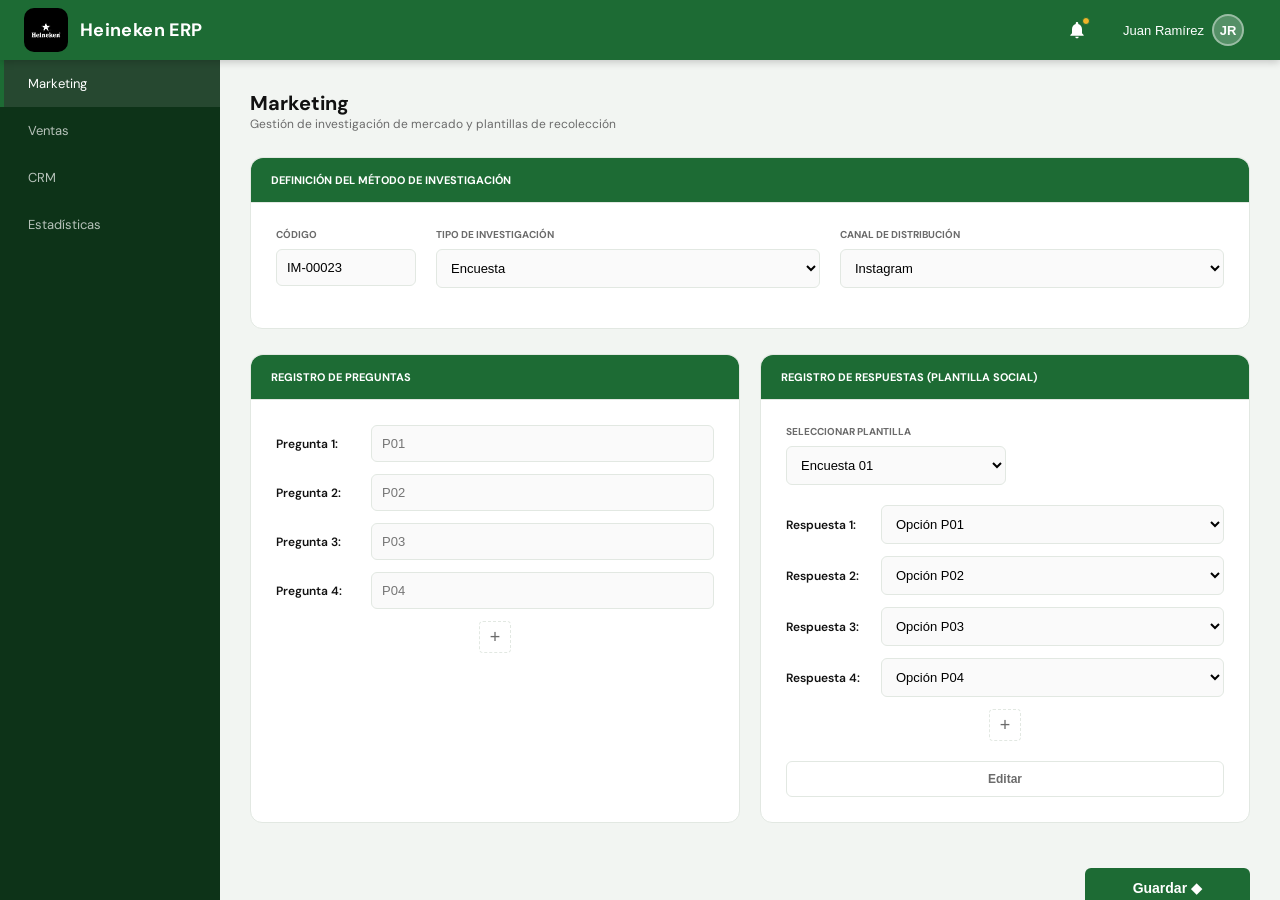
<file: marketing/pueba2.html>
<!DOCTYPE html>
<html lang="es">
<head>
<meta charset="UTF-8">
<meta name="viewport" content="width=device-width, initial-scale=1.0">
<title>ERP  — Marketing</title>
<link href="https://fonts.googleapis.com/css2?family=DM+Sans:wght@400;500;600;700&display=swap" rel="stylesheet">
<style>
:root {
  /* Variables de Estilo */
  --g: #1d6b34;    
  --w: #ffffff;    
  --tan: #f0b429;  
  --sp2: 8px; --sp3: 12px; --sp4: 16px; --sp6: 24px;
  --rmd: 8px; --rfl: 50%;
  --tbs: 18px; --txs: 13px;
  --tr: 0.2s ease;
  
  --gray-bg: #f2f5f2;
  --border: #e2e8e2;
  --black: #111111;
  --gray-text: #6b6b6b;
}

*, *::before, *::after { margin:0; padding:0; box-sizing:border-box; }
body { font-family:'DM Sans', sans-serif; background:var(--gray-bg); color:var(--black); display:flex; flex-direction:column; height:100vh; overflow:hidden; }

/* HEADER */
.hd {
  background: var(--g);
  height: 60px;
  display: flex;
  align-items: center;
  justify-content: space-between;
  padding: 0 var(--sp6);
  flex-shrink: 0;
  box-shadow: 0 2px 8px rgba(0, 0, 0, 0.2);
  z-index: 100;
}
.hd-logo { display: flex; align-items: center; gap: var(--sp3); color: var(--w); text-decoration: none; }
.hd-logo-mark {
  width: 44px; height: 44px; display: block; border-radius: 10px;
  background: #000; padding: 4px; flex-shrink: 0; overflow: hidden;
}
.hd-logo-mark img { width: 100%; height: 100%; object-fit: contain; }
.hd-logo-t { font-size: var(--tbs); font-weight: 700; letter-spacing: 0.02em; color: var(--w); }
.hd-r { display: flex; align-items: center; gap: var(--sp4); }
.hd-usr {
  display: flex; align-items: center; gap: var(--sp2); color: var(--w);
  font-size: var(--txs); font-weight: 500; cursor: pointer; padding: var(--sp2) var(--sp3);
  border-radius: var(--rmd); transition: background var(--tr); border: none; background: none;
}
.hd-av {
  width: 32px; height: 32px; border-radius: var(--rfl); background: rgba(255, 255, 255, 0.25);
  display: flex; align-items: center; justify-content: center; font-size: var(--txs);
  font-weight: 700; color: var(--w); border: 2px solid rgba(255, 255, 255, 0.4); flex-shrink: 0;
}
.hd-nb { position: relative; color: var(--w); padding: var(--sp2); border-radius: var(--rmd); display: flex; align-items: center; border: none; background: none; }
.nd { position: absolute; top: 5px; right: 5px; width: 8px; height: 8px; background: var(--tan); border-radius: var(--rfl); border: 1px solid var(--g); }

/* LAYOUT */
.main-wrapper { display: flex; flex: 1; overflow: hidden; }
.sidebar { width: 220px; background: #0d3318; color: white; display: flex; flex-direction: column; flex-shrink: 0; }
.sb-item { padding: 15px 24px; font-size: 13px; cursor: pointer; color: rgba(255,255,255,0.7); border-left: 4px solid transparent; }
.sb-item.active { background: rgba(255,255,255,0.1); color: white; border-left-color: var(--g); }

.content { flex: 1; padding: 30px; overflow-y: auto; }
.card { background: white; border: 1px solid var(--border); border-radius: 12px; margin-bottom: 25px; }
.card-hdr { 
  padding: 15px 20px; font-size: 11px; font-weight: 700; text-transform: uppercase; 
  border-bottom: 1px solid var(--border); background: var(--g); color: white; border-radius: 12px 12px 0 0; 
}
.card-body { padding: 25px; }

/* GRID & FORMS */
.two-col { display: grid; grid-template-columns: 1fr 1fr; gap: 20px; margin-top: 20px; }
.field { margin-bottom: 15px; }
.label { display: block; font-size: 10px; font-weight: 700; color: var(--gray-text); text-transform: uppercase; margin-bottom: 8px; }

input, select { width: 100%; padding: 10px; border: 1px solid var(--border); border-radius: 6px; font-size: 13px; background: #fafafa; outline: none; }
input:focus, select:focus { border-color: var(--g); }

.q-row { display: flex; align-items: center; gap: 10px; margin-bottom: 12px; }
.q-lbl { font-size: 12px; font-weight: 600; min-width: 85px; color: var(--black); }

/* BUTTONS */
.btn { padding: 10px 24px; border-radius: 6px; border: none; font-size: 12px; font-weight: 700; cursor: pointer; transition: 0.2s; display: inline-flex; align-items: center; gap: 8px; }
.btn-primary { background: var(--g); color: white; }
.btn-primary:hover { opacity: 0.9; }
.btn-outline { background: white; border: 1px solid var(--border); color: var(--gray-text); }
.btn-outline:hover { background: var(--gray-bg); }
.btn-success { background: #2d8a48; color: white; }
.btn-add { background: none; border: 1.5px dashed var(--border); color: var(--gray-text); width: 32px; height: 32px; border-radius: 4px; font-size: 18px; cursor: pointer; }

/* ALERTS & OUTPUTS */
.alert-s { background: #e6f4eb; border: 1px solid var(--g); color: var(--g); padding: 15px; border-radius: 8px; font-size: 13px; margin-top: 20px; display: none; }
.outputs { display: grid; grid-template-columns: 1fr 1fr; gap: 20px; margin-top: 15px; }
.out-box { background: var(--gray-bg); padding: 20px; border-radius: 8px; border: 1px solid var(--border); }

/* --- NUEVO: ESTILOS DE LA VENTANA EMERGENTE (MODAL) --- */
.overlay {
    display: none; position: fixed; inset: 0; background: rgba(0, 0, 0, 0.5);
    z-index: 200; align-items: center; justify-content: center;
}
.overlay.open { display: flex; }
.modal {
    background: white; border-radius: 12px; width: 90%; max-width: 400px;
    overflow: hidden; box-shadow: 0 8px 30px rgba(0,0,0,0.2); text-align: center;
}
.modal-hdr { background: var(--g); color: white; padding: 15px; font-weight: 700; font-size: 14px; }
.modal-body { padding: 25px; }
.modal-icon { font-size: 40px; margin-bottom: 10px; }
.modal-body h3 { margin-bottom: 10px; font-size: 18px; color: var(--black); }
.modal-body p { font-size: 13px; color: var(--gray-text); margin-bottom: 25px; line-height: 1.5; }
.modal-btns { display: flex; gap: 10px; justify-content: center; }
</style>
</head>
<body>

<header class="hd">
    <a href="#" class="hd-logo">
        <div class="hd-logo-mark">
            <img src="../logo.png" alt="Logo">
        </div>
        <span class="hd-logo-t"> Heineken ERP</span>
    </a>
    <div class="hd-r">
        <button class="hd-nb">
            <svg width="20" height="20" fill="currentColor" viewBox="0 0 24 24"><path d="M12 22c1.1 0 2-.9 2-2h-4c0 1.1.9 2 2 2zm6-6v-5c0-3.07-1.64-5.64-4.5-6.32V4c0-.83-.67-1.5-1.5-1.5s-1.5.67-1.5 1.5v.68C7.63 5.36 6 7.92 6 11v5l-2 2v1h16v-1l-2-2z"/></svg>
            <div class="nd"></div>
        </button>
        <button class="hd-usr">
            <span>Juan Ramírez</span>
            <div class="hd-av">JR</div>
        </button>
    </div>
</header>

<div class="main-wrapper">
    <nav class="sidebar">
        <div class="sb-item active">Marketing</div>
        <div class="sb-item">Ventas</div>
        <div class="sb-item">CRM</div>
        <div class="sb-item">Estadísticas</div>
    </nav>

    <main class="content">
        <div style="margin-bottom: 25px;">
            <h1 style="font-size: 20px; font-weight: 700;">Marketing</h1>
            <p style="font-size: 12px; color: var(--gray-text);">Gestión de investigación de mercado y plantillas de recolección</p>
        </div>

        <div class="card">
            <div class="card-hdr">Definición del Método de Investigación</div>
            <div class="card-body">
                <div style="display: flex; gap: 20px;">
                    <div class="field" style="width: 140px;"><label class="label">Código</label><input type="text" value="IM-00023" readonly></div>
                    <div class="field" style="flex: 1;"><label class="label">Tipo de Investigación</label>
                        <select><option>Encuesta</option><option>Entrevista</option><option>Focus Group</option></select>
                    </div>
                    <div class="field" style="flex: 1;"><label class="label">Canal de Distribución</label>
                        <select><option>Instagram</option><option>Facebook</option><option>WhatsApp</option><option>Email</option></select>
                    </div>
                </div>
            </div>
        </div>

        <div class="two-col">
            <div class="card">
                <div class="card-hdr">Registro de Preguntas</div>
                <div class="card-body">
                    <div id="preg-list">
                        <div class="q-row"><span class="q-lbl">Pregunta 1:</span><input type="text" placeholder="P01"></div>
                        <div class="q-row"><span class="q-lbl">Pregunta 2:</span><input type="text" placeholder="P02"></div>
                        <div class="q-row"><span class="q-lbl">Pregunta 3:</span><input type="text" placeholder="P03"></div>
                        <div class="q-row"><span class="q-lbl">Pregunta 4:</span><input type="text" placeholder="P04"></div>
                    </div>
                    <div style="text-align: center; margin-top: 10px;">
                        <button class="btn-add" onclick="addP()" title="Añadir pregunta">+</button>
                    </div>
                </div>
            </div>

            <div class="card">
                <div class="card-hdr">Registro de Respuestas (Plantilla Social)</div>
                <div class="card-body">
                    <div class="field" style="max-width: 220px; margin-bottom: 20px;">
                        <label class="label">Seleccionar Plantilla</label>
                        <select><option>Encuesta 01</option><option>Encuesta 02</option></select>
                    </div>
                    <div id="resp-list">
                        <div class="q-row"><span class="q-lbl">Respuesta 1:</span><select><option>Opción P01</option><option>Opción Alternativa</option></select></div>
                        <div class="q-row"><span class="q-lbl">Respuesta 2:</span><select><option>Opción P02</option><option>Opción Alternativa</option></select></div>
                        <div class="q-row"><span class="q-lbl">Respuesta 3:</span><select><option>Opción P03</option><option>Opción Alternativa</option></select></div>
                        <div class="q-row"><span class="q-lbl">Respuesta 4:</span><select><option>Opción P04</option><option>Opción Alternativa</option></select></div>
                    </div>
                    <div style="text-align: center; margin-top: 10px;">
                        <button class="btn-add" title="Añadir respuesta">+</button>
                    </div>
                    <div style="margin-top: 20px;">
                        <button class="btn btn-outline" style="width: 100%; justify-content: center;">Editar </button>
                    </div>
                </div>
            </div>
        </div>

        <div style="text-align: right; margin-top: 20px; padding-bottom: 40px;">
            <button class="btn btn-primary" style="padding: 12px 48px; font-size: 14px;" onclick="showModal()">Guardar  ◆</button>
            
            <div id="save-alert" class="alert-s">✓ Los datos han sido registrados con éxito. El sistema ha generado los activos de salida.</div>
            
            <div id="output-section" style="display: none; margin-top: 25px; text-align: left;">
                <div class="card">
                    <div class="card-hdr" style="background: #2d8a48;">Salidas de Datos y Reportes</div>
                    <div class="card-body">
                        <div class="outputs">
                            <div class="out-box">
                                <strong style="font-size: 13px; color: var(--g); display: block; margin-bottom: 5px;">Reporte Estratégico PDF</strong>
                                <p style="font-size: 11px; color: var(--gray-text); margin-bottom: 12px;">Documento consolidado con la estructura de la encuesta y plantillas.</p>
                                <button class="btn btn-success" style="width: 100%; justify-content: center;" onclick="alert('Generando reporte...')">Descargar Reporte</button>
                            </div>
                        </div>
                    </div>
                </div>
            </div>
        </div>
    </main>
</div>

<div class="overlay" id="confirm-modal">
    <div class="modal">
        <div class="modal-hdr">Confirmación del Sistema</div>
        <div class="modal-body">
            <div class="modal-icon">💾</div>
            <h3>¿Guardar Investigación?</h3>
            <p>Se registrarán las preguntas y plantillas en la base de datos. Asegúrate de que la información sea correcta antes de continuar.</p>
            <div class="modal-btns">
                <button class="btn btn-outline" onclick="closeModal()">Cancelar</button>
                <button class="btn btn-primary" onclick="confirmSave()">Sí, Guardar</button>
            </div>
        </div>
    </div>
</div>

<script>
    let questionCount = 4;
    function addP() {
        questionCount++;
        const row = document.createElement('div');
        row.className = 'q-row';
        row.innerHTML = `<span class="q-lbl">Pregunta ${questionCount}:</span><input type="text" placeholder="P0${questionCount}">`;
        document.getElementById('preg-list').appendChild(row);
    }

    // --- NUEVO: FUNCIONES DE LA VENTANA EMERGENTE ---
    function showModal() {
        document.getElementById('confirm-modal').classList.add('open');
    }

    function closeModal() {
        document.getElementById('confirm-modal').classList.remove('open');
    }

    function confirmSave() {
        closeModal(); // Cierra el modal
        document.getElementById('save-alert').style.display = 'block'; // Muestra el mensaje de éxito
        document.getElementById('output-section').style.display = 'block'; // Muestra las salidas
        // Hace un scroll suave hacia abajo para mostrar la nueva información
        window.scrollTo({ top: document.body.scrollHeight, behavior: 'smooth' });
    }
</script>

</body>
</html>
</file>
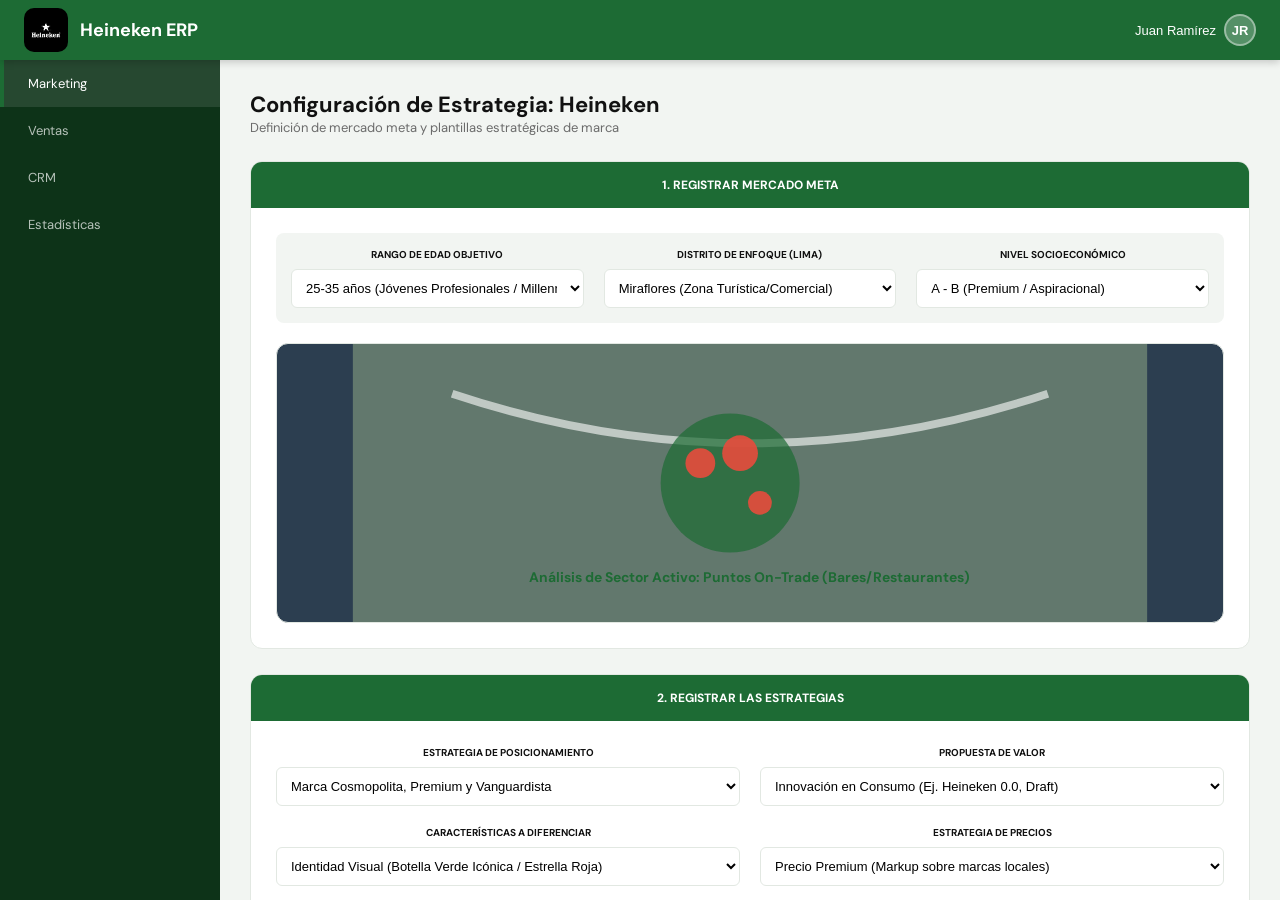
<file: marketing/segundoP.html>
<!DOCTYPE html>
<html lang="es">
<head>
<meta charset="UTF-8">
<meta name="viewport" content="width=device-width, initial-scale=1.0">
<title>Heineken ERP — Estrategia de Marketing</title>
<link href="https://fonts.googleapis.com/css2?family=DM+Sans:wght@400;500;600;700&display=swap" rel="stylesheet">
<style>
:root {
  --g: #1d6b34;    
  --w: #ffffff;    
  --tan: #f0b429;  
  --sp6: 24px;
  --gray-bg: #f2f5f2;
  --border: #e2e8e2;
  --black: #111111;
  --gray-text: #6b6b6b;
}

*, *::before, *::after { margin:0; padding:0; box-sizing:border-box; }
body { font-family:'DM Sans', sans-serif; background:var(--gray-bg); color:var(--black); display:flex; flex-direction:column; height:100vh; overflow:hidden; }

/* HEADER */
.hd {
  background: var(--g);
  height: 60px;
  display: flex;
  align-items: center;
  justify-content: space-between;
  padding: 0 var(--sp6);
  flex-shrink: 0;
  box-shadow: 0 2px 8px rgba(0, 0, 0, 0.2);
  z-index: 100;
}
.hd-logo { display: flex; align-items: center; gap: 12px; color: var(--w); text-decoration: none; }
.hd-logo-mark { width: 44px; height: 44px; display: block; border-radius: 10px; background: #000; padding: 4px; flex-shrink: 0; }
.hd-logo-mark img { width: 100%; height: 100%; object-fit: contain; }
.hd-logo-t { font-size: 18px; font-weight: 700; color: var(--w); }
.hd-r { display: flex; align-items: center; gap: 16px; }
.hd-usr { display: flex; align-items: center; gap: 8px; color: var(--w); font-size: 13px; font-weight: 500; border: none; background: none; }
.hd-av { width: 32px; height: 32px; border-radius: 50%; background: rgba(255, 255, 255, 0.25); display: flex; align-items: center; justify-content: center; font-weight: 700; color: var(--w); border: 2px solid rgba(255, 255, 255, 0.4); }

/* LAYOUT */
.main-wrapper { display: flex; flex: 1; overflow: hidden; }
.sidebar { width: 220px; background: #0d3318; color: white; display: flex; flex-direction: column; flex-shrink: 0; }
.sb-item { padding: 15px 24px; font-size: 13px; cursor: pointer; color: rgba(255,255,255,0.7); border-left: 4px solid transparent; }
.sb-item.active { background: rgba(255,255,255,0.1); color: white; border-left-color: var(--g); }

.content { flex: 1; padding: 30px; overflow-y: auto; }
.card { background: white; border: 1px solid var(--border); border-radius: 12px; margin-bottom: 25px; overflow: hidden; }
.card-hdr { padding: 15px 20px; font-size: 12px; font-weight: 700; text-transform: uppercase; background: var(--g); color: white; text-align: center; }
.card-body { padding: 25px; }

/* FORMS */
.grid-3 { display: grid; grid-template-columns: repeat(3, 1fr); gap: 20px; background: var(--gray-bg); padding: 15px; border-radius: 8px; margin-bottom: 20px; }
.two-col { display: grid; grid-template-columns: 1fr 1fr; gap: 20px; }
.field { display: flex; flex-direction: column; }
.label { font-size: 10px; font-weight: 700; color: var(--black); text-transform: uppercase; margin-bottom: 8px; text-align: center; }

select { width: 100%; padding: 10px; border: 1px solid var(--border); border-radius: 6px; font-size: 13px; background: white; outline: none; cursor: pointer; }
select:focus { border-color: var(--g); }

.map-box { border-radius: 12px; height: 280px; background: #2c3e50; display: flex; align-items: center; justify-content: center; overflow: hidden; border: 1.5px solid var(--border); position: relative;}

/* BUTTONS */
.btn { padding: 12px 24px; border-radius: 6px; border: none; font-size: 13px; font-weight: 700; cursor: pointer; display: inline-flex; align-items: center; justify-content: center; gap: 8px; }
.btn-primary { background: var(--g); color: white; }
.btn-outline { background: white; border: 1px solid var(--border); color: var(--gray-text); }
.btn-success { background: #2d8a48; color: white; }

.alert-s { background: #e6f4eb; border: 1px solid var(--g); color: var(--g); padding: 15px; border-radius: 8px; font-size: 13px; margin-top: 20px; display: none; text-align: center; font-weight: 600; }
.outputs { display: grid; grid-template-columns: 1fr 1fr; gap: 20px; margin-top: 15px; }
.out-box { background: var(--gray-bg); padding: 20px; border-radius: 8px; border: 1px solid var(--border); }

/* MODAL */
.overlay { display: none; position: fixed; inset: 0; background: rgba(0, 0, 0, 0.6); z-index: 200; align-items: center; justify-content: center; }
.overlay.open { display: flex; }
.modal { background: white; border-radius: 12px; width: 90%; max-width: 420px; overflow: hidden; box-shadow: 0 8px 30px rgba(0,0,0,0.2); text-align: center; }
.modal-body { padding: 30px 25px; }
.modal-btns { display: flex; gap: 10px; margin-top: 25px; }
</style>
</head>
<body>

<header class="hd">
    <a href="#" class="hd-logo">
        <div class="hd-logo-mark"><img src="../logo.png" alt="Logo"></div>
        <span class="hd-logo-t">Heineken ERP</span>
    </a>
    <div class="hd-r">
        <button class="hd-usr"><span>Juan Ramírez</span><div class="hd-av">JR</div></button>
    </div>
</header>

<div class="main-wrapper">
    <nav class="sidebar">
        <div class="sb-item active">Marketing</div>
        <div class="sb-item">Ventas</div>
        <div class="sb-item">CRM</div>
        <div class="sb-item">Estadísticas</div>
    </nav>

    <main class="content">
        <div style="margin-bottom: 25px;">
            <h1 style="font-size: 22px; font-weight: 700;">Configuración de Estrategia: Heineken</h1>
            <p style="font-size: 13px; color: var(--gray-text);">Definición de mercado meta y plantillas estratégicas de marca</p>
        </div>

        <div class="card">
            <div class="card-hdr">1. Registrar Mercado Meta</div>
            <div class="card-body">
                <div class="grid-3">
                    <div class="field">
                        <label class="label">Rango de Edad Objetivo</label>
                        <select>
                            <option>18-25 años (Jóvenes Estudiantes / Gen Z)</option>
                            <option selected>25-35 años (Jóvenes Profesionales / Millennials)</option>
                            <option>35-45 años (Adultos Contemporáneos)</option>
                        </select>
                    </div>
                    <div class="field">
                        <label class="label">Distrito de Enfoque (Lima)</label>
                        <select id="map-selector">
                            <option value="Miraflores" selected>Miraflores (Zona Turística/Comercial)</option>
                            <option value="San Isidro">San Isidro (Zona Corporativa/After Office)</option>
                            <option value="Barranco">Barranco (Zona Bohemia/Nocturna)</option>
                            <option value="Surco">Surco (Zona Residencial/Moderna)</option>
                        </select>
                    </div>
                    <div class="field">
                        <label class="label">Nivel Socioeconómico</label>
                        <select>
                            <option selected>A - B (Premium / Aspiracional)</option>
                            <option>B - C (Mainstream / Volumen)</option>
                        </select>
                    </div>
                </div>
                <div class="map-box">
                    <svg width="100%" height="100%" viewBox="0 0 800 280">
                        <rect width="800" height="280" fill="#b5cf98" opacity="0.4"/>
                        <path d="M 100 50 Q 400 150 700 50" stroke="#fff" stroke-width="8" fill="none" opacity="0.6"/>
                        <circle cx="380" cy="140" r="70" fill="#1d6b34" opacity="0.7"/>
                        <circle cx="350" cy="120" r="15" fill="#e74c3c" opacity="0.9"/>
                        <circle cx="410" cy="160" r="12" fill="#e74c3c" opacity="0.9"/>
                        <circle cx="390" cy="110" r="18" fill="#e74c3c" opacity="0.9"/>
                        <text x="400" y="240" text-anchor="middle" fill="#1d6b34" font-weight="bold" font-size="14">Análisis de Sector Activo: Puntos On-Trade (Bares/Restaurantes)</text>
                    </svg>
                </div>
            </div>
        </div>

        <div class="card">
            <div class="card-hdr">2. Registrar las Estrategias</div>
            <div class="card-body">
                <div class="two-col">
                    <div class="field">
                        <label class="label">Estrategia de Posicionamiento</label>
                        <select>
                            <option selected>Marca Cosmopolita, Premium y Vanguardista</option>
                            <option>Asociación Global (Deportes: UEFA Champions League / F1)</option>
                            <option>Socialización Responsable y Ocasiones Especiales</option>
                        </select>
                    </div>
                    <div class="field">
                        <label class="label">Propuesta de Valor</label>
                        <select>
                            <option>Sabor Superior (Receta Original Ámsterdam, Malta A)</option>
                            <option selected>Innovación en Consumo (Ej. Heineken 0.0, Draft)</option>
                            <option>Experiencia de Estatus y Exclusividad</option>
                        </select>
                    </div>
                    <div class="field">
                        <label class="label">Características a Diferenciar</label>
                        <select>
                            <option selected>Identidad Visual (Botella Verde Icónica / Estrella Roja)</option>
                            <option>Ingredientes (100% Ingredientes Naturales / Levadura A)</option>
                            <option>Compromiso Sostenible (Iniciativa "Brew a Better World")</option>
                        </select>
                    </div>
                    <div class="field">
                        <label class="label">Estrategia de Precios</label>
                        <select>
                            <option selected>Precio Premium (Markup sobre marcas locales)</option>
                            <option>Paridad Premium (Alineado con portafolio importado)</option>
                            <option>Penetración Cautiva (Promociones cruzadas en On-Trade)</option>
                        </select>
                    </div>
                </div>
            </div>
        </div>

        <div style="text-align: center; margin-top: 30px; padding-bottom: 50px;">
            <button class="btn btn-primary" style="padding: 14px 80px;" onclick="openModal()">Confirmar y Guardar ◆</button>
            
            <div id="success-msg" class="alert-s">✓ Estrategia Heineken guardada exitosamente en la Base de Datos de Marketing.</div>

            <div id="output-sec" style="display: none; margin-top: 25px; text-align: left;">
                <div class="outputs">
                    
                    <div class="out-box">
                        <strong style="color: var(--g); display: block; margin-bottom: 5px;">Brief Estratégico (PDF)</strong>
                        <p style="font-size: 11px; color: var(--gray-text);">Descargue el resumen oficial de posicionamiento y target para agencias.</p>
                        <button class="btn btn-success" style="width: 100%; margin-top: 10px;">Descargar Brief PDF</button>
                    </div>
                </div>
            </div>
        </div>
    </main>
</div>

<div class="overlay" id="modal">
    <div class="modal">
        <div class="modal-body">
            <div style="font-size: 40px; margin-bottom: 15px;">📊</div>
            <h3>¿Finalizar Configuración Estratégica?</h3>
            <p>Las directrices de posicionamiento, precios y mercado meta de <strong>Heineken</strong> se guardarán en el sistema central para ejecución.</p>
            <div class="modal-btns">
                <button class="btn btn-outline" style="flex: 1;" onclick="closeModal()">Revisar</button>
                <button class="btn btn-primary" style="flex: 1;" onclick="confirm()">Sí, Guardar Estrategia</button>
            </div>
        </div>
    </div>
</div>

<script>
    function openModal() { document.getElementById('modal').classList.add('open'); }
    function closeModal() { document.getElementById('modal').classList.remove('open'); }
    function confirm() {
        closeModal();
        document.getElementById('success-msg').style.display = 'block';
        document.getElementById('output-sec').style.display = 'block';
        window.scrollTo({ top: document.body.scrollHeight, behavior: 'smooth' });
    }
</script>

</body>
</html>
</file>
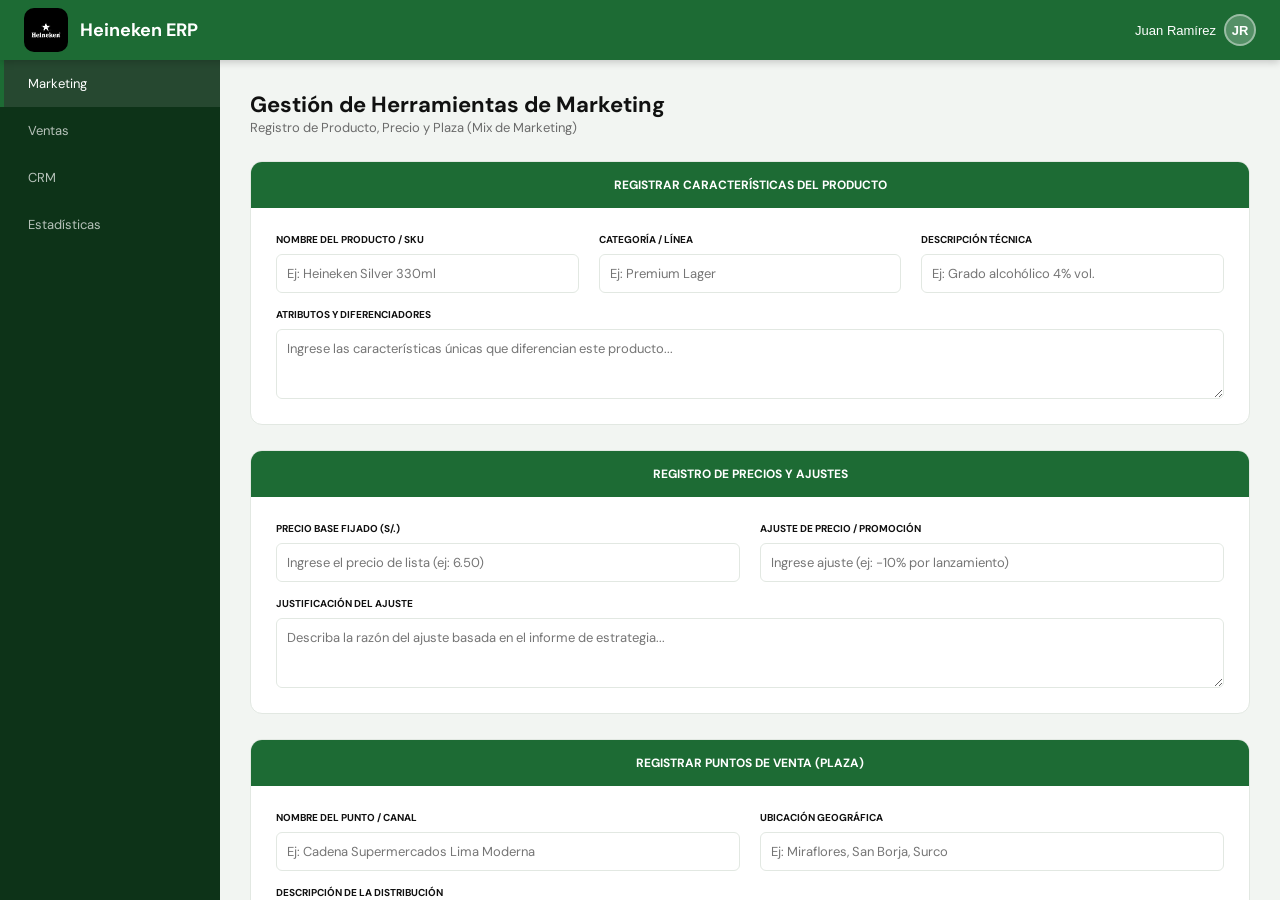
<file: marketing/tercerP.html>
<!DOCTYPE html>
<html lang="es">
<head>
<meta charset="UTF-8">
<meta name="viewport" content="width=device-width, initial-scale=1.0">
<title>Heineken ERP — Herramientas de Marketing</title>
<link href="https://fonts.googleapis.com/css2?family=DM+Sans:wght@400;500;600;700&display=swap" rel="stylesheet">
<style>
:root {
  --g: #1d6b34;    
  --w: #ffffff;    
  --tan: #f0b429;  
  --sp6: 24px;
  --gray-bg: #f2f5f2;
  --border: #e2e8e2;
  --black: #111111;
  --gray-text: #6b6b6b;
}

*, *::before, *::after { margin:0; padding:0; box-sizing:border-box; }
body { font-family:'DM Sans', sans-serif; background:var(--gray-bg); color:var(--black); display:flex; flex-direction:column; height:100vh; overflow:hidden; }

/* HEADER */
.hd { background: var(--g); height: 60px; display: flex; align-items: center; justify-content: space-between; padding: 0 var(--sp6); flex-shrink: 0; box-shadow: 0 2px 8px rgba(0, 0, 0, 0.2); z-index: 100; }
.hd-logo { display: flex; align-items: center; gap: 12px; color: var(--w); text-decoration: none; }
.hd-logo-mark { width: 44px; height: 44px; display: block; border-radius: 10px; background: #000; padding: 4px; flex-shrink: 0; }
.hd-logo-mark img { width: 100%; height: 100%; object-fit: contain; }
.hd-logo-t { font-size: 18px; font-weight: 700; color: var(--w); }
.hd-r { display: flex; align-items: center; gap: 16px; }
.hd-usr { display: flex; align-items: center; gap: 8px; color: var(--w); font-size: 13px; font-weight: 500; border: none; background: none; }
.hd-av { width: 32px; height: 32px; border-radius: 50%; background: rgba(255, 255, 255, 0.25); display: flex; align-items: center; justify-content: center; font-weight: 700; color: var(--w); border: 2px solid rgba(255, 255, 255, 0.4); }

/* LAYOUT */
.main-wrapper { display: flex; flex: 1; overflow: hidden; }
.sidebar { width: 220px; background: #0d3318; color: white; display: flex; flex-direction: column; flex-shrink: 0; }
.sb-item { padding: 15px 24px; font-size: 13px; cursor: pointer; color: rgba(255,255,255,0.7); border-left: 4px solid transparent; }
.sb-item.active { background: rgba(255,255,255,0.1); color: white; border-left-color: var(--g); }

.content { flex: 1; padding: 30px; overflow-y: auto; }
.card { background: white; border: 1px solid var(--border); border-radius: 12px; margin-bottom: 25px; overflow: hidden; }
.card-hdr { padding: 15px 20px; font-size: 12px; font-weight: 700; text-transform: uppercase; background: var(--g); color: white; text-align: center; }
.card-body { padding: 25px; }

/* FORMS (INGRESADOS) */
.grid-3 { display: grid; grid-template-columns: repeat(3, 1fr); gap: 20px; }
.two-col { display: grid; grid-template-columns: 1fr 1fr; gap: 20px; }
.field { display: flex; flex-direction: column; }
.label { font-size: 10px; font-weight: 700; color: var(--black); text-transform: uppercase; margin-bottom: 8px; }

input, textarea { 
  width: 100%; padding: 10px; border: 1px solid var(--border); 
  border-radius: 6px; font-size: 13px; background: white; 
  outline: none; font-family: inherit; color: var(--gray-900);
}
input:focus, textarea:focus { border-color: var(--g); background: #fafafa; }
textarea { resize: vertical; min-height: 70px; }

/* BUTTONS */
.btn { padding: 12px 24px; border-radius: 6px; border: none; font-size: 13px; font-weight: 700; cursor: pointer; display: inline-flex; align-items: center; justify-content: center; gap: 8px; transition: 0.2s; }
.btn-primary { background: var(--g); color: white; }
.btn-primary:hover { opacity: 0.9; }
.btn-outline { background: white; border: 1px solid var(--border); color: var(--gray-text); }
.btn-success { background: #2d8a48; color: white; }

.alert-s { background: #e6f4eb; border: 1px solid var(--g); color: var(--g); padding: 15px; border-radius: 8px; font-size: 13px; margin-top: 20px; display: none; text-align: center; font-weight: 600; }
.outputs { display: grid; grid-template-columns: 1fr 1fr; gap: 20px; margin-top: 15px; }
.out-box { background: var(--gray-bg); padding: 20px; border-radius: 8px; border: 1px solid var(--border); }

/* MODAL */
.overlay { display: none; position: fixed; inset: 0; background: rgba(0, 0, 0, 0.6); z-index: 200; align-items: center; justify-content: center; }
.overlay.open { display: flex; }
.modal { background: white; border-radius: 12px; width: 90%; max-width: 420px; overflow: hidden; box-shadow: 0 8px 30px rgba(0,0,0,0.2); text-align: center; }
.modal-body { padding: 30px 25px; }
.modal-btns { display: flex; gap: 10px; margin-top: 25px; }
</style>
</head>
<body>

<header class="hd">
    <a href="#" class="hd-logo">
        <div class="hd-logo-mark"><img src="../logo.png" alt="Logo"></div>
        <span class="hd-logo-t">Heineken ERP</span>
    </a>
    <div class="hd-r">
        <button class="hd-usr"><span>Juan Ramírez</span><div class="hd-av">JR</div></button>
    </div>
</header>

<div class="main-wrapper">
    <nav class="sidebar">
        <div class="sb-item active">Marketing</div>
        <div class="sb-item">Ventas</div>
        <div class="sb-item">CRM</div>
        <div class="sb-item">Estadísticas</div>
    </nav>

    <main class="content">
        <div style="margin-bottom: 25px;">
            <h1 style="font-size: 22px; font-weight: 700;">Gestión de Herramientas de Marketing</h1>
            <p style="font-size: 13px; color: var(--gray-text);">Registro de Producto, Precio y Plaza (Mix de Marketing)</p>
        </div>

        <div class="card">
            <div class="card-hdr">Registrar Características del Producto</div>
            <div class="card-body">
                <div class="grid-3">
                    <div class="field">
                        <label class="label">Nombre del Producto / SKU</label>
                        <input type="text" placeholder="Ej: Heineken Silver 330ml">
                    </div>
                    <div class="field">
                        <label class="label">Categoría / Línea</label>
                        <input type="text" placeholder="Ej: Premium Lager">
                    </div>
                    <div class="field">
                        <label class="label">Descripción Técnica</label>
                        <input type="text" placeholder="Ej: Grado alcohólico 4% vol.">
                    </div>
                </div>
                <div class="field" style="margin-top: 15px;">
                    <label class="label">Atributos y Diferenciadores</label>
                    <textarea placeholder="Ingrese las características únicas que diferencian este producto..."></textarea>
                </div>
            </div>
        </div>

        <div class="card">
            <div class="card-hdr">Registro de Precios y Ajustes</div>
            <div class="card-body">
                <div class="two-col">
                    <div class="field">
                        <label class="label">Precio Base Fijado (S/.)</label>
                        <input type="text" placeholder="Ingrese el precio de lista (ej: 6.50)">
                    </div>
                    <div class="field">
                        <label class="label">Ajuste de Precio / Promoción</label>
                        <input type="text" placeholder="Ingrese ajuste (ej: -10% por lanzamiento)">
                    </div>
                </div>
                <div class="field" style="margin-top: 15px;">
                    <label class="label">Justificación del Ajuste</label>
                    <textarea placeholder="Describa la razón del ajuste basada en el informe de estrategia..."></textarea>
                </div>
            </div>
        </div>

        <div class="card">
            <div class="card-hdr">Registrar Puntos de Venta (Plaza)</div>
            <div class="card-body">
                <div class="two-col">
                    <div class="field">
                        <label class="label">Nombre del Punto / Canal</label>
                        <input type="text" placeholder="Ej: Cadena Supermercados Lima Moderna">
                    </div>
                    <div class="field">
                        <label class="label">Ubicación Geográfica</label>
                        <input type="text" placeholder="Ej: Miraflores, San Borja, Surco">
                    </div>
                </div>
                <div class="field" style="margin-top: 15px;">
                    <label class="label">Descripción de la Distribución</label>
                    <textarea placeholder="Especifique cómo se gestionará la plaza para este producto..."></textarea>
                </div>
            </div>
        </div>

        <div style="text-align: center; margin-top: 30px; padding-bottom: 50px;">
            <button class="btn btn-primary" style="padding: 14px 80px;" onclick="openModal()">Registrar Herramientas de Marketing ◆</button>
            
            <div id="success-msg" class="alert-s">✓ Los datos de producto, precio y plaza han sido registrados correctamente en el sistema.</div>

            <div id="output-sec" style="display: none; margin-top: 25px; text-align: left;">
                <div class="outputs">
                    
                    <div class="out-box">
                        <strong style="color: var(--g); display: block; margin-bottom: 5px;">Ficha Técnica de Marketing</strong>
                        <p style="font-size: 11px; color: var(--gray-text);">Descargue el resumen del mix configurado para el equipo de trade marketing.</p>
                        <button class="btn btn-success" style="width: 100%; margin-top: 10px;">Descargar Ficha (PDF)</button>
                    </div>
                </div>
            </div>
        </div>
    </main>
</div>

<div class="overlay" id="modal">
    <div class="modal">
        <div class="modal-body">
            <div style="font-size: 40px; margin-bottom: 15px;">📦</div>
            <h3>¿Guardar Configuración?</h3>
            <p>Se registrarán los datos ingresados de Producto, Precio y Plaza en las bases de datos correspondientes.</p>
            <div class="modal-btns">
                <button class="btn btn-outline" style="flex: 1;" onclick="closeModal()">Cancelar</button>
                <button class="btn btn-primary" style="flex: 1;" onclick="confirm()">Sí, Confirmar</button>
            </div>
        </div>
    </div>
</div>

<script>
    function openModal() { document.getElementById('modal').classList.add('open'); }
    function closeModal() { document.getElementById('modal').classList.remove('open'); }
    function confirm() {
        closeModal();
        document.getElementById('success-msg').style.display = 'block';
        document.getElementById('output-sec').style.display = 'block';
        window.scrollTo({ top: document.body.scrollHeight, behavior: 'smooth' });
    }
</script>

</body>
</html>
</file>
<file: stylebase.css>
*,
*::before,
*::after {
  box-sizing: border-box;
  margin: 0;
  padding: 0;
}

:root {
  --g: #00722a;
  --gd: #005520;
  --gs: #008a34;
  --tan: #c8a96e;
  --w: #fff;
  --bg: #f2f4f3;
  --su: #fff;
  --t: #1a1a1a;
  --tm: #5a5e5c;
  --tf: #9aa09d;
  --b: rgba(0, 0, 0, 0.08);
  --sp1: 0.25rem;
  --sp2: 0.5rem;
  --sp3: 0.75rem;
  --sp4: 1rem;
  --sp5: 1.25rem;
  --sp6: 1.5rem;
  --sp8: 2rem;
  --rsm: 0.375rem;
  --rmd: 0.5rem;
  --rlg: 0.75rem;
  --rfl: 9999px;
  --txs: clamp(0.75rem, 0.7rem + 0.25vw, 0.875rem);
  --tsm: clamp(0.875rem, 0.8rem + 0.35vw, 1rem);
  --tbs: clamp(1rem, 0.95rem + 0.25vw, 1.125rem);
  --tlg: clamp(1.125rem, 1rem + 0.75vw, 1.5rem);
  --txl: clamp(1.5rem, 1.2rem + 1.25vw, 2.25rem);
  --shsm: 0 1px 3px rgba(0, 0, 0, 0.08);
  --shmd: 0 4px 12px rgba(0, 0, 0, 0.1);
  --tr: 180ms cubic-bezier(0.16, 1, 0.3, 1);
}

html {
  -webkit-font-smoothing: antialiased;
}

body {
  font-family: "Inter", sans-serif;
  font-size: var(--tsm);
  color: var(--t);
  background: var(--bg);
  min-height: 100dvh;
  display: flex;
  flex-direction: column;
}

button,
input,
select {
  font: inherit;
  cursor: pointer;
}

/* HEADER */
.hd {
  background: var(--g);
  height: 60px;
  display: flex;
  align-items: center;
  justify-content: space-between;
  padding: 0 var(--sp6);
  flex-shrink: 0;
  box-shadow: 0 2px 8px rgba(0, 0, 0, 0.2);
  z-index: 100;
}

.hd-logo {
  display: flex;
  align-items: center;
  gap: var(--sp3);
  color: var(--w);
  text-decoration: none;
}

.hd-logo-mark {
  width: 44px;
  height: 44px;
  object-fit: contain;
  display: block;
  border-radius: 10px;
  background: #000;
  padding: 4px;
  flex-shrink: 0;
}

.hd-logo-t {
  font-size: var(--tbs);
  font-weight: 700;
  letter-spacing: 0.02em;
  color: var(--w);
}

.hd-r {
  display: flex;
  align-items: center;
  gap: var(--sp4);
}

.hd-usr {
  display: flex;
  align-items: center;
  gap: var(--sp2);
  color: var(--w);
  font-size: var(--txs);
  font-weight: 500;
  cursor: pointer;
  padding: var(--sp2) var(--sp3);
  border-radius: var(--rmd);
  transition: background var(--tr);
  border: none;
  background: none;
}

.hd-usr:hover {
  background: rgba(255, 255, 255, 0.15);
}

.hd-av {
  width: 32px;
  height: 32px;
  border-radius: var(--rfl);
  background: rgba(255, 255, 255, 0.25);
  display: flex;
  align-items: center;
  justify-content: center;
  font-size: var(--txs);
  font-weight: 700;
  color: var(--w);
  border: 2px solid rgba(255, 255, 255, 0.4);
  flex-shrink: 0;
}

.hd-nb {
  position: relative;
  color: var(--w);
  padding: var(--sp2);
  border-radius: var(--rmd);
  transition: background var(--tr);
  display: flex;
  align-items: center;
  border: none;
  background: none;
}

.hd-nb:hover {
  background: rgba(255, 255, 255, 0.15);
}

.nd {
  position: absolute;
  top: 5px;
  right: 5px;
  width: 8px;
  height: 8px;
  background: var(--tan);
  border-radius: var(--rfl);
  border: 1px solid var(--g);
}

/* LAYOUT */
.lay {
  display: flex;
  flex: 1;
  overflow: hidden;
  height: calc(100dvh - 60px);
}

/* SIDEBAR */
.sb {
  width: 210px;
  background: var(--gs);
  display: flex;
  flex-direction: column;
  flex-shrink: 0;
  overflow-y: auto;
  padding: var(--sp4) var(--sp3);
  gap: var(--sp1);
}

.sb-lbl {
  font-size: var(--txs);
  font-weight: 600;
  color: rgba(255, 255, 255, 0.5);
  text-transform: uppercase;
  letter-spacing: 0.08em;
  padding: var(--sp4) var(--sp2) var(--sp2);
  margin-top: var(--sp2);
}

.sb-lbl:first-child {
  margin-top: 0;
  padding-top: 0;
}

.ni {
  display: flex;
  align-items: center;
  gap: var(--sp3);
  padding: var(--sp2) var(--sp3);
  border-radius: var(--rmd);
  color: rgba(255, 255, 255, 0.85);
  font-size: var(--tsm);
  font-weight: 500;
  text-decoration: none;
  transition:
    background var(--tr),
    color var(--tr);
  cursor: pointer;
  border: none;
  background: none;
  width: 100%;
  text-align: left;
}

.ni:hover {
  background: rgba(255, 255, 255, 0.12);
  color: var(--w);
}

.ni.a {
  background: #000;
  color: var(--w);
  font-weight: 600;
}

.ni.at {
  background: var(--tan);
  color: #fff;
  font-weight: 600;
}

.ni svg {
  flex-shrink: 0;
  opacity: 0.8;
}

.ni.a svg,
.ni.at svg {
  opacity: 1;
}

.sd-div {
  height: 1px;
  background: rgba(255, 255, 255, 0.15);
  margin: var(--sp2) 0;
}

/* MAIN */
.mn {
  flex: 1;
  overflow-y: auto;
  padding: var(--sp6) var(--sp8);
  display: flex;
  flex-direction: column;
  gap: var(--sp6);
}

/* PAGE HDR */
.ph {
  display: flex;
  align-items: flex-start;
  justify-content: space-between;
  gap: var(--sp4);
}

.ph h1 {
  font-size: var(--txl);
  font-weight: 700;
  color: var(--t);
  line-height: 1.1;
}

.ph p {
  font-size: var(--tsm);
  color: var(--tm);
  margin-top: var(--sp1);
}

.btn {
  display: inline-flex;
  align-items: center;
  gap: var(--sp2);
  padding: var(--sp2) var(--sp4);
  border-radius: var(--rmd);
  font-size: var(--tsm);
  font-weight: 600;
  border: none;
  cursor: pointer;
  transition:
    background var(--tr),
    box-shadow var(--tr);
  white-space: nowrap;
}

.bp {
  background: var(--g);
  color: var(--w);
}

.bp:hover {
  background: var(--gd);
  box-shadow: var(--shmd);
}

.bs {
  background: var(--su);
  color: var(--t);
  border: 1px solid var(--b);
}

.bs:hover {
  background: var(--bg);
}

/* KPIs */
.kg {
  display: grid;
  grid-template-columns: repeat(auto-fill, minmax(200px, 1fr));
  gap: var(--sp4);
}

.kc {
  background: var(--su);
  border-radius: var(--rlg);
  padding: var(--sp5);
  box-shadow: var(--shsm);
  border: 1px solid rgba(0, 0, 0, 0.06);
  display: flex;
  flex-direction: column;
  gap: var(--sp2);
  transition: box-shadow var(--tr);
}

.kc:hover {
  box-shadow: var(--shmd);
}

.kl {
  font-size: var(--txs);
  color: var(--tm);
  font-weight: 500;
  text-transform: uppercase;
  letter-spacing: 0.06em;
}

.kv {
  font-size: var(--txl);
  font-weight: 700;
  color: var(--t);
  font-variant-numeric: tabular-nums;
  line-height: 1.1;
}

.kch {
  font-size: var(--txs);
  font-weight: 600;
  display: flex;
  align-items: center;
  gap: var(--sp1);
}

.kch.up {
  color: #2e7d32;
}

.kch.dn {
  color: #c62828;
}

.ki {
  width: 36px;
  height: 36px;
  border-radius: var(--rmd);
  display: flex;
  align-items: center;
  justify-content: center;
  margin-bottom: var(--sp1);
}

/* TABLE CARD */
.tc {
  background: var(--su);
  border-radius: var(--rlg);
  box-shadow: var(--shsm);
  border: 1px solid rgba(0, 0, 0, 0.06);
  overflow: hidden;
}

.tch {
  padding: var(--sp4) var(--sp6);
  border-bottom: 1px solid rgba(0, 0, 0, 0.07);
  display: flex;
  align-items: center;
  justify-content: space-between;
  gap: var(--sp4);
}

.tct {
  font-size: var(--tbs);
  font-weight: 600;
  color: var(--t);
}

.si {
  display: flex;
  align-items: center;
  gap: var(--sp2);
  padding: var(--sp2) var(--sp3);
  border: 1px solid rgba(0, 0, 0, 0.12);
  border-radius: var(--rmd);
  font-size: var(--txs);
  color: var(--tm);
  background: var(--bg);
}

table {
  width: 100%;
  border-collapse: collapse;
}

thead tr {
  background: rgba(0, 0, 0, 0.02);
  border-bottom: 1px solid rgba(0, 0, 0, 0.07);
}

th {
  padding: var(--sp3) var(--sp4);
  text-align: left;
  font-size: var(--txs);
  font-weight: 600;
  color: var(--tm);
  text-transform: uppercase;
  letter-spacing: 0.06em;
  white-space: nowrap;
}

td {
  padding: var(--sp3) var(--sp4);
  font-size: var(--tsm);
  color: var(--t);
  border-bottom: 1px solid rgba(0, 0, 0, 0.04);
  font-variant-numeric: tabular-nums;
}

tbody tr {
  transition: background var(--tr);
}

tbody tr:hover {
  background: rgba(0, 114, 42, 0.04);
}

tbody tr:last-child td {
  border-bottom: none;
}

.badge {
  display: inline-flex;
  align-items: center;
  padding: 2px var(--sp2);
  border-radius: var(--rfl);
  font-size: var(--txs);
  font-weight: 600;
}

.bg {
  background: #e8f5e9;
  color: #2e7d32;
}

.bo {
  background: #fff3e0;
  color: #e65100;
}

.bv {
  background: #ffebee;
  color: #c62828;
}

.bb {
  background: #e3f2fd;
  color: #1565c0;
}

/* BOTTOM */
.btg {
  display: grid;
  grid-template-columns: 1fr 1fr;
  gap: var(--sp6);
}

/* ACTIVITY */
.ai {
  display: flex;
  align-items: flex-start;
  gap: var(--sp3);
  padding: var(--sp3) 0;
  border-bottom: 1px solid rgba(0, 0, 0, 0.05);
}

.ai:last-child {
  border-bottom: none;
}

.ad {
  width: 8px;
  height: 8px;
  border-radius: var(--rfl);
  background: var(--g);
  margin-top: 5px;
  flex-shrink: 0;
}

.ad.t {
  background: var(--tan);
}

.ad.gr {
  background: var(--tf);
}

.at-txt {
  font-size: var(--txs);
  color: var(--t);
  line-height: 1.5;
}

.at-txt span {
  color: var(--tm);
  display: block;
  margin-top: 2px;
}

::-webkit-scrollbar {
  width: 6px;
  height: 6px;
}

::-webkit-scrollbar-thumb {
  background: rgba(0, 0, 0, 0.15);
  border-radius: 99px;
}
</file>
<file: crm/crmstyle.css>
html,
body {
  height: 100%;
  overflow: hidden;
}

body {
  font-family: "Inter", sans-serif;
  font-size: var(--tsm);
  color: var(--t);
  background: var(--bg);
  min-height: 100dvh;
  display: flex;
  flex-direction: column;
}

/* ===== LAYOUT OVERRIDES ===== */
.mn {
  padding: var(--sp3) var(--sp5);
  gap: var(--sp2);
  overflow: hidden;
}

.ph {
  margin-bottom: 0;
}

.ph h1 {
  font-size: var(--tbs);
  margin-bottom: 0;
}

.ph p {
  font-size: var(--txs);
  margin: 0;
}

.lay {
  height: calc(100dvh - 60px);
  overflow: hidden;
}

.sb {
  width: 180px;
}

/* ===== FORM STYLING ===== */
.frm-card {
  background: var(--su);
  border-radius: var(--rlg);
  box-shadow: var(--shsm);
  border: 1px solid rgba(0, 0, 0, 0.06);
  padding: var(--sp3) var(--sp4);
  max-width: none;
  width: 100%;
  flex: 1;
  min-height: 0;
  overflow: hidden;
}

/* Step Indicator */
.step-indicator {
  display: flex;
  align-items: center;
  justify-content: center;
  gap: var(--sp2);
  margin-bottom: var(--sp2);
  padding-bottom: var(--sp2);
  border-bottom: 1px solid rgba(0, 0, 0, 0.08);
}

.step {
  display: flex;
  flex-direction: column;
  align-items: center;
  gap: var(--sp2);
  opacity: 0.5;
  transition: opacity 200ms ease;
}

.step.active {
  opacity: 1;
}

.step-num {
  width: 32px;
  height: 32px;
  border-radius: 50%;
  background: rgba(0, 0, 0, 0.05);
  display: flex;
  align-items: center;
  justify-content: center;
  font-weight: 700;
  font-size: var(--txs);
  color: var(--tm);
  border: 2px solid rgba(0, 0, 0, 0.1);
  transition: all 200ms ease;
}

.step.active .step-num {
  background: var(--g);
  color: var(--w);
  border-color: var(--g);
}

.step-label {
  font-size: var(--txs);
  font-weight: 600;
  color: var(--tm);
  text-transform: uppercase;
  letter-spacing: 0.05em;
  display: none;
}

.step.active .step-label {
  color: var(--g);
}

.step-line {
  width: 30px;
  height: 2px;
  background: rgba(0, 0, 0, 0.1);
  margin: 0 var(--sp1);
  transition: background 200ms ease;
}

.step.active ~ .step-line {
  background: rgba(0, 0, 0, 0.1);
}

/* Form Container */
.form-container {
  display: flex;
  flex-direction: column;
  gap: var(--sp2);
  min-height: 0;
}

.form-section {
  border-bottom: 1px solid rgba(0, 0, 0, 0.05);
  padding-bottom: var(--sp2);
}

.form-section:last-of-type {
  border-bottom: none;
  padding-bottom: 0;
}

.section-title {
  font-size: var(--tsm);
  font-weight: 700;
  color: var(--t);
  margin-bottom: var(--sp1);
  display: flex;
  align-items: center;
  gap: var(--sp2);
}

.section-title::before {
  content: "";
  width: 4px;
  height: 20px;
  background: var(--g);
  border-radius: 2px;
}

.form-grid {
  display: grid;
  grid-template-columns: repeat(3, minmax(0, 1fr));
  gap: var(--sp2);
}

.form-group {
  display: flex;
  flex-direction: column;
  gap: var(--sp1);
}

.form-group.full {
  grid-column: 1 / -1;
}

.form-group label {
  font-size: var(--txs);
  font-weight: 600;
  color: var(--t);
  display: flex;
  align-items: center;
  gap: var(--sp1);
}

.required {
  color: #c62828;
  font-weight: 700;
}

.form-group input,
.form-group select,
.form-group textarea {
  padding: 0.45rem 0.6rem;
  border: 1px solid rgba(0, 0, 0, 0.12);
  border-radius: var(--rmd);
  font-size: var(--txs);
  color: var(--t);
  background: var(--bg);
  transition:
    border-color 200ms ease,
    box-shadow 200ms ease;
  font-family: inherit;
}

.form-group input:focus,
.form-group select:focus,
.form-group textarea:focus {
  outline: none;
  border-color: var(--g);
  box-shadow: 0 0 0 3px rgba(0, 114, 42, 0.1);
  background: var(--su);
}

.form-group textarea {
  resize: vertical;
  min-height: 42px;
}

.input-hint {
  font-size: 10px;
  color: var(--tf);
  margin-top: 2px;
}

.form-actions {
  display: flex;
  gap: var(--sp2);
  justify-content: flex-end;
  margin-top: var(--sp2);
  padding-top: var(--sp2);
  border-top: 1px solid rgba(0, 0, 0, 0.05);
}

/* ===== MODAL STYLING ===== */
.modal {
  position: fixed;
  top: 0;
  left: 0;
  width: 100%;
  height: 100%;
  display: flex;
  align-items: center;
  justify-content: center;
  opacity: 0;
  pointer-events: none;
  transition: opacity 200ms ease;
  z-index: 1000;
}

.modal.active {
  opacity: 1;
  pointer-events: auto;
}

.modal-overlay {
  position: absolute;
  top: 0;
  left: 0;
  width: 100%;
  height: 100%;
  background: rgba(0, 0, 0, 0.5);
  backdrop-filter: blur(4px);
}

.modal-content {
  position: relative;
  background: var(--su);
  border-radius: var(--rlg);
  box-shadow: var(--shmd);
  z-index: 1001;
  animation: slideUp 300ms ease;
  max-height: 90vh;
  overflow-y: auto;
}

@keyframes slideUp {
  from {
    transform: translateY(20px);
    opacity: 0;
  }
  to {
    transform: translateY(0);
    opacity: 1;
  }
}

.validation-modal {
  width: 90%;
  max-width: 500px;
}

.sync-modal {
  width: 90%;
  max-width: 400px;
  text-align: center;
}

.modal-header {
  display: flex;
  align-items: center;
  justify-content: space-between;
  padding: var(--sp6) var(--sp6) var(--sp4);
  border-bottom: 1px solid rgba(0, 0, 0, 0.06);
}

.modal-header h2 {
  font-size: var(--tbs);
  font-weight: 700;
  color: var(--t);
  margin: 0;
}

.modal-close {
  background: none;
  border: none;
  font-size: 24px;
  color: var(--tm);
  cursor: pointer;
  transition: color 200ms ease;
  padding: 0;
  width: 32px;
  height: 32px;
  display: flex;
  align-items: center;
  justify-content: center;
}

.modal-close:hover {
  color: var(--t);
}

.modal-body {
  padding: var(--sp6);
}

.validation-status {
  text-align: center;
  margin-bottom: var(--sp6);
}

.check-icon {
  width: 60px;
  height: 60px;
  color: var(--g);
  margin-bottom: var(--sp3);
  animation: checkPulse 400ms ease;
}

@keyframes checkPulse {
  0% {
    transform: scale(0.8);
    opacity: 0;
  }
  50% {
    transform: scale(1.1);
  }
  100% {
    transform: scale(1);
    opacity: 1;
  }
}

.validation-title {
  font-size: var(--tbs);
  font-weight: 700;
  color: var(--t);
  margin: 0 0 var(--sp1) 0;
}

.validation-subtitle {
  font-size: var(--tsm);
  color: var(--tm);
  margin: 0;
}

.validation-details {
  background: rgba(0, 114, 42, 0.05);
  border-radius: var(--rmd);
  padding: var(--sp4);
  margin-bottom: var(--sp4);
}

.detail-item {
  display: flex;
  justify-content: space-between;
  padding: var(--sp2) 0;
  font-size: var(--tsm);
}

.detail-item:not(:last-child) {
  border-bottom: 1px solid rgba(0, 114, 42, 0.1);
}

.detail-label {
  color: var(--tm);
  font-weight: 600;
}

.detail-value {
  color: var(--t);
  font-weight: 500;
}

.modal-question {
  text-align: center;
  padding: var(--sp4);
  background: rgba(0, 0, 0, 0.02);
  border-radius: var(--rmd);
  margin-bottom: var(--sp4);
}

.modal-question p {
  font-size: var(--tsm);
  color: var(--t);
  font-weight: 600;
  margin: 0;
}

.modal-footer {
  display: flex;
  gap: var(--sp3);
  padding: var(--sp4) var(--sp6) var(--sp6);
  border-top: 1px solid rgba(0, 0, 0, 0.06);
}

.modal-footer .btn {
  flex: 1;
}

/* Sync Modal */
.sync-header {
  text-align: center;
  padding: var(--sp8) var(--sp6) var(--sp4);
}

.sync-animation {
  margin-bottom: var(--sp4);
}

.sync-spinner {
  width: 50px;
  height: 50px;
  border: 3px solid rgba(0, 114, 42, 0.1);
  border-top-color: var(--g);
  border-radius: 50%;
  margin: 0 auto;
  animation: spin 1s linear infinite;
}

@keyframes spin {
  to {
    transform: rotate(360deg);
  }
}

.sync-header h2 {
  font-size: var(--tbs);
  font-weight: 700;
  color: var(--t);
  margin: 0;
}

.sync-text {
  font-size: var(--tsm);
  color: var(--tm);
  margin: var(--sp4) 0;
  padding: 0 var(--sp6);
}

.sync-progress {
  padding: 0 var(--sp6) var(--sp6);
  margin-bottom: var(--sp4);
}

.progress-bar {
  width: 100%;
  height: 4px;
  background: rgba(0, 0, 0, 0.08);
  border-radius: 2px;
  overflow: hidden;
}

.progress-bar::after {
  content: "";
  display: block;
  height: 100%;
  background: linear-gradient(90deg, var(--g), var(--gs));
  animation: progress 2.5s ease-in-out forwards;
}

@keyframes progress {
  0% {
    width: 0;
  }
  100% {
    width: 100%;
  }
}

/* ===== NOTIFICATIONS ===== */
.notification {
  position: fixed;
  top: var(--sp6);
  right: var(--sp6);
  max-width: 400px;
  background: var(--su);
  border-radius: var(--rlg);
  box-shadow: var(--shmd);
  border: 1px solid rgba(0, 0, 0, 0.06);
  opacity: 0;
  pointer-events: none;
  transform: translateX(450px);
  transition: all 300ms ease;
  z-index: 2000;
}

.notification.show {
  opacity: 1;
  pointer-events: auto;
  transform: translateX(0);
}

.notification-content {
  display: flex;
  align-items: flex-start;
  gap: var(--sp4);
  padding: var(--sp4);
}

.notification-icon {
  width: 24px;
  height: 24px;
  flex-shrink: 0;
  margin-top: 2px;
}

.success-notification {
  border-left: 4px solid var(--g);
}

.success-notification .notification-icon {
  color: var(--g);
}

.error-notification {
  border-left: 4px solid #c62828;
}

.error-notification .notification-icon {
  color: #c62828;
}

.notification-text {
  flex: 1;
}

.notification-text h4 {
  font-size: var(--tsm);
  font-weight: 700;
  color: var(--t);
  margin: 0 0 var(--sp1);
}

.notification-text p {
  font-size: var(--txs);
  color: var(--tm);
  margin: 0;
}

.notification-close {
  background: none;
  border: none;
  font-size: 20px;
  color: var(--tm);
  cursor: pointer;
  padding: 0;
  transition: color 200ms ease;
}

.notification-close:hover {
  color: var(--t);
}

/* ===== RESPONSIVE ===== */
@media (max-width: 768px) {
  body {
    overflow: auto;
  }

  .lay {
    height: auto;
    overflow: auto;
  }

  .mn {
    overflow: auto;
  }

  .form-grid {
    grid-template-columns: 1fr;
  }

  .frm-card .step-line {
    display: none;
  }

  .modal-footer {
    flex-direction: column;
  }

  .validation-modal {
    width: 95%;
  }

  .sync-modal {
    width: 95%;
  }

  .notification {
    right: var(--sp3);
    left: var(--sp3);
    max-width: none;
    transform: translateY(-450px);
  }

  .notification.show {
    transform: translateY(0);
  }

  .frm-card {
    padding: var(--sp4);
  }

  .frm-card .step-indicator {
    flex-wrap: wrap;
    margin-bottom: var(--sp4);
    padding-bottom: var(--sp4);
  }

  .sb {
    width: 100%;
  }
}

@media (min-width: 1200px) {
  .mn {
    padding: var(--sp3) var(--sp6);
  }
}

/* ===== MARKETING PROCESS ===== */
.mp-wrap {
  display: grid;
  grid-template-columns: 280px minmax(0, 1fr);
  gap: var(--sp3);
  min-height: 0;
  flex: 1;
}

.mp-panel,
.mp-main,
.mp-card {
  background: var(--su);
  border: 1px solid rgba(0, 0, 0, 0.06);
  border-radius: var(--rlg);
  box-shadow: var(--shsm);
  min-height: 0;
}

.mp-panel {
  display: flex;
  flex-direction: column;
  overflow: hidden;
}

.mp-panel-h,
.mp-main-h {
  padding: var(--sp3) var(--sp4);
  border-bottom: 1px solid rgba(0, 0, 0, 0.06);
}

.mp-panel-h h2,
.mp-main-h h2 {
  margin: 0;
  font-size: var(--tbs);
  color: var(--t);
}

.mp-panel-h p,
.mp-main-h p {
  margin: 0.2rem 0 0;
  color: var(--tm);
  font-size: var(--txs);
}

.mail-list {
  overflow: auto;
  padding: var(--sp2);
  display: grid;
  gap: var(--sp2);
}

.mail-item {
  border: 1px solid rgba(0, 0, 0, 0.08);
  border-radius: var(--rmd);
  padding: var(--sp3);
  background: var(--bg);
  cursor: pointer;
  transition:
    transform var(--tr),
    border-color var(--tr),
    background var(--tr);
}

.mail-item:hover,
.mail-item.active {
  background: rgba(0, 114, 42, 0.05);
  border-color: rgba(0, 114, 42, 0.2);
  transform: translateY(-1px);
}

.mail-top {
  display: flex;
  justify-content: space-between;
  gap: var(--sp2);
  align-items: flex-start;
}

.mail-subj {
  font-weight: 700;
  color: var(--t);
  font-size: var(--txs);
}

.mail-meta {
  font-size: var(--txs);
  color: var(--tm);
  margin-top: 0.2rem;
  line-height: 1.4;
}

.mail-tag {
  display: inline-flex;
  align-items: center;
  padding: 0.22rem 0.5rem;
  border-radius: var(--rfl);
  font-size: 10px;
  font-weight: 700;
}

.mail-tag.new {
  background: #e3f2fd;
  color: #1565c0;
}

.mail-tag.done {
  background: #e8f5e9;
  color: #2e7d32;
}

.mp-main {
  display: grid;
  grid-template-rows: auto auto 1fr auto;
  min-height: 0;
  overflow: hidden;
}

.mp-progress {
  padding: var(--sp3) var(--sp4) 0;
  display: grid;
  grid-template-columns: repeat(3, 1fr);
  gap: var(--sp2);
}

.mp-step {
  padding: var(--sp2) var(--sp3);
  border-radius: var(--rmd);
  background: rgba(0, 0, 0, 0.04);
  color: var(--tm);
  font-size: var(--txs);
  font-weight: 700;
  text-align: center;
}

.mp-step.active {
  background: var(--g);
  color: var(--w);
}

.mp-body {
  padding: var(--sp3) var(--sp4) var(--sp4);
  overflow: auto;
  display: grid;
  gap: var(--sp3);
}

.mp-section-grid {
  display: grid;
  grid-template-columns: minmax(260px, 360px) minmax(0, 1fr);
  gap: var(--sp3);
  min-height: 0;
}

.request-summary,
.filter-card,
.group-card,
.pdf-card,
.live-card {
  background: var(--su);
  border-radius: var(--rmd);
  border: 1px solid rgba(0, 0, 0, 0.08);
  padding: var(--sp3);
}

.request-summary h3,
.filter-card h3,
.group-card h3,
.pdf-card h3,
.live-card h3 {
  margin: 0 0 var(--sp2);
  font-size: var(--tsm);
  color: var(--t);
}

.request-kv {
  display: grid;
  gap: 0.45rem;
}

.request-kv div,
.filter-row,
.group-row {
  display: flex;
  justify-content: space-between;
  gap: var(--sp2);
  font-size: var(--txs);
  color: var(--tm);
}

.filter-grid {
  display: grid;
  grid-template-columns: repeat(2, minmax(0, 1fr));
  gap: var(--sp2);
}

.filter-grid .form-group {
  gap: 0.3rem;
}

.filter-grid select,
.filter-grid input {
  padding: 0.45rem 0.6rem;
}

.live-table-wrap {
  overflow: auto;
  max-height: 290px;
  border: 1px solid rgba(0, 0, 0, 0.06);
  border-radius: var(--rmd);
}

.live-table {
  width: 100%;
  border-collapse: collapse;
}

.live-table th,
.live-table td {
  padding: 0.55rem 0.65rem;
  white-space: nowrap;
  border-bottom: 1px solid rgba(0, 0, 0, 0.05);
  font-size: var(--txs);
}

.group-list,
.pdf-list {
  display: grid;
  gap: var(--sp2);
}

.group-chip,
.pdf-chip {
  display: flex;
  justify-content: space-between;
  gap: var(--sp2);
  align-items: center;
  padding: 0.55rem 0.65rem;
  border-radius: var(--rmd);
  background: rgba(0, 114, 42, 0.05);
  font-size: var(--txs);
}

.group-chip strong,
.pdf-chip strong {
  color: var(--t);
}

.mp-footer {
  padding: var(--sp3) var(--sp4) var(--sp4);
  border-top: 1px solid rgba(0, 0, 0, 0.06);
  display: flex;
  justify-content: space-between;
  gap: var(--sp3);
  align-items: center;
}

.mp-footer .hint {
  color: var(--tm);
  font-size: var(--txs);
}

.workflow-topbar {
  display: flex;
  align-items: center;
  justify-content: space-between;
  gap: var(--sp3);
  flex-wrap: wrap;
  margin-bottom: var(--sp2);
}

.workflow-link {
  display: inline-flex;
  align-items: center;
  gap: var(--sp2);
  text-decoration: none;
}

.workflow-grid {
  display: grid;
  grid-template-columns: minmax(0, 1fr);
  gap: var(--sp3);
  min-height: 0;
}

.stage-card {
  background: var(--su);
  border: 1px solid rgba(0, 0, 0, 0.06);
  border-radius: var(--rlg);
  box-shadow: var(--shsm);
  overflow: hidden;
  display: flex;
  flex-direction: column;
  min-height: 0;
}

.stage-head {
  padding: var(--sp3) var(--sp4);
  border-bottom: 1px solid rgba(0, 0, 0, 0.06);
}

.stage-head h3 {
  margin: 0;
  color: var(--t);
  font-size: var(--tsm);
}

.stage-head p {
  margin: 0.2rem 0 0;
  color: var(--tm);
  font-size: var(--txs);
}

.stage-body {
  padding: var(--sp3) var(--sp4);
  min-height: 0;
  overflow: auto;
}

.stage-actions-row {
  margin-top: var(--sp3);
  display: flex;
  justify-content: flex-end;
}

.transform-controls {
  display: flex;
  flex-wrap: wrap;
  gap: var(--sp2);
  margin-bottom: var(--sp3);
}

.transform-btn {
  border: 1px solid rgba(0, 0, 0, 0.12);
  background: #f7f8f7;
  color: var(--tm);
  border-radius: var(--rmd);
  padding: 0.45rem 0.7rem;
  font-size: var(--txs);
  font-weight: 600;
  cursor: pointer;
}

.transform-btn.active {
  background: rgba(0, 114, 42, 0.11);
  border-color: rgba(0, 114, 42, 0.28);
  color: var(--g);
}

.stage-body .form-group {
  margin-bottom: var(--sp2);
}

.stage-body .form-group select,
.stage-body .form-group input {
  padding: 0.55rem 0.65rem;
}

.stage-subgrid {
  display: grid;
  grid-template-columns: repeat(2, minmax(0, 1fr));
  gap: var(--sp2);
}

.kpi-grid {
  display: grid;
  grid-template-columns: repeat(3, minmax(0, 1fr));
  gap: var(--sp2);
}

.kpi-card {
  border: 1px solid rgba(0, 0, 0, 0.08);
  border-radius: var(--rmd);
  background: #f8faf8;
  padding: var(--sp3);
}

.kpi-card span {
  display: block;
  color: var(--tm);
  font-size: var(--txs);
  margin-bottom: 0.25rem;
}

.kpi-card strong {
  color: var(--t);
  font-size: var(--tlg);
}

.simple-chart {
  display: grid;
  gap: 0.65rem;
}

.simple-bar-row {
  display: grid;
  grid-template-columns: minmax(130px, 220px) minmax(0, 1fr) 46px;
  align-items: center;
  gap: var(--sp2);
}

.simple-bar-row span {
  font-size: var(--txs);
  color: var(--tm);
}

.simple-bar-row strong {
  font-size: var(--txs);
  color: var(--t);
  text-align: right;
}

.simple-bar-track {
  height: 10px;
  background: rgba(0, 0, 0, 0.08);
  border-radius: var(--rfl);
  overflow: hidden;
}

.simple-bar-fill {
  height: 100%;
  background: linear-gradient(90deg, var(--g), var(--gs));
}

.chart-note {
  margin: var(--sp2) 0 0;
  color: var(--tm);
  font-size: var(--txs);
}

.report-strategy {
  border: 1px solid rgba(0, 0, 0, 0.08);
  border-radius: var(--rmd);
  padding: var(--sp3);
  background: #fbfcfb;
}

.report-strategy h4 {
  margin: 0 0 var(--sp2);
  color: var(--t);
  font-size: var(--tsm);
}

.report-grid-2 {
  display: grid;
  grid-template-columns: repeat(2, minmax(0, 1fr));
  gap: var(--sp3);
}

.report-panel {
  border: 1px solid rgba(0, 0, 0, 0.08);
  border-radius: var(--rmd);
  padding: var(--sp3);
  background: #fbfcfb;
}

.report-panel.full {
  grid-column: 1 / -1;
}

.report-panel h4 {
  margin: 0 0 var(--sp2);
  font-size: var(--tsm);
  color: var(--t);
}

.channel-bars {
  display: grid;
  gap: 0.55rem;
}

.channel-row {
  display: grid;
  grid-template-columns: 92px minmax(0, 1fr) 110px;
  gap: var(--sp2);
  align-items: center;
}

.channel-row span,
.channel-row em {
  font-size: var(--txs);
  color: var(--tm);
  font-style: normal;
}

.channel-row em {
  text-align: right;
  font-weight: 600;
  font-size: 11px;
}

.chart-legend {
  margin-top: var(--sp2);
  display: flex;
  flex-wrap: wrap;
  gap: var(--sp2);
  font-size: 11px;
  color: var(--tm);
}

.chart-legend span {
  display: inline-flex;
  align-items: center;
  gap: 0.35rem;
}

.dot {
  width: 10px;
  height: 10px;
  border-radius: 50%;
  display: inline-block;
}

.dot.active {
  background: #2e7d32;
}

.dot.risk {
  background: #f9a825;
}

.dot.inactive {
  background: #c62828;
}

.channel-stack {
  height: 10px;
  border-radius: var(--rfl);
  overflow: hidden;
  display: flex;
  background: rgba(0, 0, 0, 0.08);
}

.seg.active {
  background: #2e7d32;
}

.seg.risk {
  background: #f9a825;
}

.seg.inactive {
  background: #c62828;
}

.trend-svg {
  width: 100%;
  height: 120px;
  background: linear-gradient(180deg, #f7fbf7, #ffffff);
  border-radius: var(--rmd);
  border: 1px solid rgba(0, 0, 0, 0.06);
}

.trend-meta {
  margin-top: 0.35rem;
  font-size: 11px;
  color: var(--tm);
}

.heatmap-grid {
  display: grid;
  grid-template-columns: repeat(2, minmax(0, 1fr));
  gap: var(--sp2);
}

.heat-cell {
  border-radius: var(--rmd);
  padding: var(--sp3);
  min-height: 72px;
  display: grid;
  align-content: center;
  gap: 0.2rem;
}

.heat-cell strong {
  font-size: var(--txs);
  color: #3e2723;
}

.heat-cell span {
  font-size: 11px;
  color: #5d4037;
}

.compare-bars {
  display: grid;
  gap: 0.55rem;
}

.compare-row {
  display: grid;
  grid-template-columns: 96px minmax(0, 1fr) minmax(0, 1fr);
  gap: var(--sp2);
  align-items: center;
}

.compare-row span {
  font-size: var(--txs);
  color: var(--tm);
}

.compare-track {
  height: 9px;
  background: rgba(0, 0, 0, 0.08);
  border-radius: var(--rfl);
  overflow: hidden;
}

.compare-fill {
  height: 100%;
}

.compare-fill.claims {
  background: linear-gradient(90deg, #ef6c00, #c62828);
}

.compare-fill.sat {
  background: linear-gradient(90deg, #2e7d32, #8bc34a);
}

.summary-list {
  margin: var(--sp3) 0 0;
  padding-left: 1.15rem;
  color: var(--tm);
  font-size: var(--txs);
  display: grid;
  gap: 0.4rem;
}

.summary-list strong {
  color: var(--t);
}

.delivery-success {
  text-align: center;
  display: grid;
  justify-items: center;
  gap: var(--sp2);
  padding: var(--sp3) 0;
}

.delivery-check {
  width: 64px;
  height: 64px;
  border-radius: 50%;
  background: #e8f5e9;
  color: #0b5f24;
  display: flex;
  align-items: center;
  justify-content: center;
  box-shadow: inset 0 0 0 2px rgba(27, 141, 58, 0.18);
}

.delivery-success h3 {
  margin: 0;
  color: #1f7a34;
  font-size: var(--tlg);
}

.delivery-success p {
  margin: 0;
  color: var(--tm);
}

.summary-box.compact {
  margin-top: var(--sp2);
}

.live-table-wrap.compact {
  max-height: 240px;
}

.summary-row {
  display: flex;
  justify-content: space-between;
  gap: var(--sp3);
  padding: 0.55rem 0;
  border-bottom: 1px solid rgba(0, 0, 0, 0.08);
  font-size: var(--tsm);
}

.summary-row:last-child {
  border-bottom: none;
  padding-bottom: 0;
}

.summary-row strong {
  color: var(--t);
}

.summary-row span {
  color: var(--tm);
  text-align: right;
}

.report-preview {
  background: #eef3ee;
  padding: var(--sp4);
  min-height: 0;
  overflow: auto;
}

.report-sheet {
  width: 100%;
  max-width: 920px;
  margin: 0 auto;
  background: #fff;
  border: 1px solid rgba(0, 0, 0, 0.08);
  border-radius: 16px;
  box-shadow: 0 12px 30px rgba(0, 0, 0, 0.12);
  overflow: hidden;
}

.report-sheet-header {
  background: linear-gradient(135deg, var(--g), var(--gs));
  color: var(--w);
  padding: var(--sp4);
  display: flex;
  justify-content: space-between;
  gap: var(--sp3);
  align-items: flex-start;
}

.report-sheet-header h3 {
  margin: 0;
  font-size: var(--tlg);
}

.report-sheet-header p {
  margin: 0.2rem 0 0;
  font-size: var(--txs);
  opacity: 0.92;
}

.report-stamp {
  background: rgba(255, 255, 255, 0.15);
  border: 1px solid rgba(255, 255, 255, 0.25);
  padding: 0.5rem 0.7rem;
  border-radius: var(--rmd);
  font-size: var(--txs);
  font-weight: 700;
  white-space: nowrap;
}

.report-sheet-body {
  padding: var(--sp4);
  display: grid;
  gap: var(--sp3);
}

/* Full-width + compact height for stage 3 report preview */
#stage3Card .report-preview {
  padding: var(--sp2);
  overflow: auto;
  max-height: calc(100dvh - 250px);
}

#stage3Card .report-sheet {
  max-width: none;
  margin: 0;
}

#stage3Card .report-sheet-header {
  padding: var(--sp3);
}

#stage3Card .report-sheet-body {
  padding: var(--sp3);
  gap: var(--sp2);
}

#stage3Card .report-grid-2 {
  grid-template-columns: repeat(2, minmax(0, 1fr));
  gap: var(--sp2);
}

#stage3Card .report-panel {
  padding: var(--sp2);
}

#stage3Card .report-panel.full {
  grid-column: 1 / -1;
}

#stage3Card .trend-svg {
  height: 92px;
}

#stage3Card .bubble-chart {
  min-height: 112px;
}

#stage3Card .report-strategy {
  padding: var(--sp2);
}

#stage3Card .summary-list {
  margin-top: var(--sp2);
  gap: 0.25rem;
}

.report-info-grid {
  display: grid;
  grid-template-columns: repeat(4, minmax(0, 1fr));
  gap: var(--sp2);
}

.report-info {
  background: #f8faf8;
  border-radius: var(--rmd);
  padding: var(--sp2);
  border: 1px solid rgba(0, 0, 0, 0.06);
}

.report-info span {
  display: block;
  font-size: 10px;
  color: var(--tm);
  margin-bottom: 0.15rem;
  text-transform: uppercase;
  letter-spacing: 0.06em;
}

.report-info strong {
  color: var(--t);
  font-size: var(--txs);
}

.report-table {
  width: 100%;
  border-collapse: collapse;
  font-size: var(--txs);
}

.report-table th,
.report-table td {
  padding: 0.55rem 0.6rem;
  border-bottom: 1px solid rgba(0, 0, 0, 0.06);
  white-space: nowrap;
}

.report-table thead tr {
  background: rgba(0, 114, 42, 0.05);
}

.report-notes {
  background: #f9f6ef;
  border-left: 4px solid var(--tan);
  padding: var(--sp3);
  border-radius: var(--rmd);
  color: var(--tm);
  font-size: var(--txs);
}

.step-badge {
  display: inline-flex;
  align-items: center;
  gap: 0.35rem;
  padding: 0.2rem 0.55rem;
  border-radius: var(--rfl);
  background: rgba(0, 0, 0, 0.06);
  color: var(--tm);
  font-size: var(--txs);
  font-weight: 700;
}

.step-badge.active {
  background: var(--g);
  color: var(--w);
}

.step-badge.done {
  background: #e8f5e9;
  color: #2e7d32;
}

@media (max-width: 1100px) {
  .workflow-grid {
    grid-template-columns: 1fr;
  }

  .report-info-grid {
    grid-template-columns: repeat(2, minmax(0, 1fr));
  }

  #stage3Card .report-grid-2 {
    grid-template-columns: 1fr;
  }
}

@media (min-width: 1400px) {
  #stage3Card .report-grid-2 {
    grid-template-columns: repeat(3, minmax(0, 1fr));
  }
}

@media (max-width: 768px) {
  .stage-subgrid,
  .kpi-grid,
  .report-info-grid {
    grid-template-columns: 1fr;
  }

  .report-grid-2 {
    grid-template-columns: 1fr;
  }

  .compare-row,
  .channel-row,
  .heatmap-grid {
    grid-template-columns: 1fr;
  }

  .simple-bar-row {
    grid-template-columns: 1fr;
    gap: 0.3rem;
  }

  .stage-actions-row {
    justify-content: stretch;
  }

  .stage-actions-row .btn {
    width: 100%;
  }
}

.pdf-grid {
  display: grid;
  grid-template-columns: repeat(2, minmax(0, 1fr));
  gap: var(--sp2);
}

.pdf-card {
  border-left: 4px solid var(--g);
}

.pdf-card.done {
  border-left-color: var(--tan);
}

.pdf-title {
  display: flex;
  align-items: center;
  justify-content: space-between;
  gap: var(--sp2);
  margin-bottom: var(--sp2);
}

.pdf-title span {
  font-size: var(--txs);
  color: var(--tm);
}

@media (max-width: 1100px) {
  .mp-wrap,
  .mp-section-grid,
  .pdf-grid {
    grid-template-columns: 1fr;
  }
}

@media (max-width: 768px) {
  .mp-progress {
    grid-template-columns: 1fr;
  }

  .filter-grid {
    grid-template-columns: 1fr;
  }

  .mp-footer {
    flex-direction: column;
    align-items: stretch;
  }
}

/* ===== CUSTOMER CARE MODULE ===== */
.ca-nav {
  display: flex;
  flex-wrap: wrap;
  gap: var(--sp2);
}

.ca-nav-link {
  text-decoration: none;
  color: var(--tm);
  font-size: var(--txs);
  font-weight: 700;
  padding: 0.35rem 0.75rem;
  border-radius: var(--rfl);
  background: rgba(0, 0, 0, 0.06);
}

.ca-nav-link.active {
  background: var(--g);
  color: var(--w);
}

.ca-shell {
  display: grid;
  grid-template-columns: 260px minmax(0, 1fr);
  gap: var(--sp3);
  min-height: 0;
  flex: 1;
}

.ca-panel,
.ca-card {
  background: var(--su);
  border: 1px solid rgba(0, 0, 0, 0.08);
  border-radius: var(--rlg);
  box-shadow: var(--shsm);
}

.ca-panel {
  padding: var(--sp2);
  display: grid;
  gap: var(--sp2);
  align-content: start;
}

.ca-panel h3,
.ca-card h3,
.ca-card h4 {
  margin: 0;
  color: var(--t);
}

.ca-card {
  padding: var(--sp3);
}

.ca-main {
  min-height: 0;
  display: grid;
  gap: var(--sp2);
}

.ca-kpi-grid {
  display: grid;
  grid-template-columns: repeat(4, minmax(0, 1fr));
  gap: var(--sp2);
}

.ca-kpi {
  background: #f8faf8;
  border: 1px solid rgba(0, 0, 0, 0.08);
  border-radius: var(--rmd);
  padding: 0.7rem 0.8rem;
}

.ca-kpi span {
  display: block;
  color: var(--tm);
  font-size: 9px;
  text-transform: uppercase;
  letter-spacing: 0.06em;
}

.ca-kpi strong {
  display: block;
  margin-top: 0.1rem;
  color: var(--t);
  font-size: 1.25rem;
}

.ca-form-grid {
  display: grid;
  grid-template-columns: repeat(3, minmax(0, 1fr));
  gap: var(--sp2);
}

.ca-form-grid.two {
  grid-template-columns: repeat(2, minmax(0, 1fr));
}

.ca-field {
  display: grid;
  gap: 0.3rem;
}

.ca-field.full {
  grid-column: 1 / -1;
}

.ca-field label,
.ca-field .ca-label {
  font-size: var(--txs);
  font-weight: 600;
  color: var(--t);
}

.ca-field input,
.ca-field select,
.ca-field textarea {
  width: 100%;
  border: 1px solid rgba(0, 0, 0, 0.12);
  border-radius: var(--rmd);
  background: var(--bg);
  color: var(--t);
  padding: 0.5rem 0.6rem;
}

.ca-field textarea {
  min-height: 90px;
  resize: vertical;
}

.ca-table-wrap {
  overflow: auto;
  border: 1px solid rgba(0, 0, 0, 0.08);
  border-radius: var(--rmd);
}

.ca-table-wrap table {
  width: 100%;
  border-collapse: collapse;
  min-width: 1120px;
}

.ca-table-wrap th,
.ca-table-wrap td {
  padding: 0.45rem 0.55rem;
  font-size: 11px;
  line-height: 1.2;
  vertical-align: top;
}

.ca-table-wrap thead th {
  position: sticky;
  top: 0;
  background: var(--su);
  z-index: 1;
  letter-spacing: 0.06em;
}

.ca-table-wrap tbody tr {
  transition: background 180ms ease;
}

.ca-table-wrap tbody tr:hover {
  background: rgba(0, 114, 42, 0.035);
}

.ca-table-wrap tbody tr.active {
  background: rgba(0, 114, 42, 0.08);
}

.ca-row-btn {
  appearance: none;
  border: 0;
  background: transparent;
  color: inherit;
  font: inherit;
  font-weight: 700;
  padding: 0;
  cursor: pointer;
  text-align: left;
  white-space: nowrap;
}

.ca-row-actions {
  display: flex;
  gap: 0.35rem;
}

.ca-row-actions .btn {
  padding: 0.22rem 0.5rem;
  font-size: 10px;
  white-space: nowrap;
}

.ca-status {
  display: inline-flex;
  align-items: center;
  padding: 0.2rem 0.55rem;
  border-radius: var(--rfl);
  font-size: 10px;
  font-weight: 700;
}

.ca-status.nueva {
  background: #e3f2fd;
  color: #1565c0;
}
.ca-status.no-iniciado {
  background: #e3f2fd;
  color: #1565c0;
}
.ca-status.en-analisis {
  background: #fff3e0;
  color: #a84300;
}
.ca-status.consulta-respondida {
  background: #e8f5e9;
  color: #2e7d32;
}
.ca-status.reclamo-desestimado {
  background: #eceff1;
  color: #455a64;
}
.ca-status.derivado {
  background: #ede7f6;
  color: #5e35b1;
}
.ca-status.resolucion {
  background: #fff8e1;
  color: #9a5a00;
}
.ca-status.resolucion-completa {
  background: #fff8e1;
  color: #9a5a00;
}
.ca-status.en-espera {
  background: #fff8e1;
  color: #9a5a00;
}
.ca-status.re-validacion {
  background: #ffebee;
  color: #c62828;
}
.ca-status.resolucion-observada {
  background: #ffebee;
  color: #c62828;
}
.ca-status.atendido {
  background: #e8f5e9;
  color: #1b5e20;
}
.ca-status.reclamo-atendido {
  background: #e8f5e9;
  color: #1b5e20;
}
.ca-status.cerrado {
  background: #e0f2f1;
  color: #00695c;
}

.ca-expediente {
  display: grid;
  grid-template-columns: 1.2fr 0.8fr;
  gap: var(--sp3);
}

.ca-stack {
  display: grid;
  gap: var(--sp3);
}

.ca-timeline {
  display: grid;
  gap: var(--sp2);
}

.ca-timeline-item {
  display: grid;
  grid-template-columns: 14px minmax(0, 1fr);
  gap: var(--sp2);
  padding: var(--sp2) 0;
  border-bottom: 1px solid rgba(0, 0, 0, 0.06);
}

.ca-dot {
  width: 10px;
  height: 10px;
  border-radius: 50%;
  margin-top: 4px;
  background: var(--g);
}

.ca-meta {
  display: grid;
  gap: 0.2rem;
  font-size: var(--txs);
  color: var(--tm);
}

.ca-meta strong {
  color: var(--t);
}

.ca-actions {
  display: flex;
  flex-wrap: wrap;
  gap: var(--sp2);
}

.ca-board {
  display: grid;
  grid-template-columns: 250px minmax(0, 1fr);
  gap: var(--sp3);
  min-height: 0;
}

.ca-board .ca-panel,
.ca-board .ca-main,
.ca-board .ca-stack {
  min-height: 0;
}

.ca-board .ca-main {
  overflow: hidden;
}

.ca-board .ca-main > .ca-card {
  padding: var(--sp2);
}

.ca-table-head {
  display: flex;
  justify-content: space-between;
  gap: var(--sp2);
  align-items: flex-start;
}

.ca-table-head h3 {
  margin: 0;
}

.ca-table-head .ca-note {
  margin-top: 0.2rem;
}

.ca-detail-modal {
  width: min(1020px, calc(100vw - 2rem));
}

.ca-detail-modal.expanded {
  width: min(1180px, calc(100vw - 2rem));
}

.ca-detail-header-actions {
  display: flex;
  align-items: flex-start;
  gap: var(--sp2);
}

.ca-detail-modal-body {
  display: grid;
  gap: var(--sp2);
}

.ca-detail-summary {
  display: grid;
  grid-template-columns: repeat(2, minmax(0, 1fr));
  gap: var(--sp2);
}

.ca-detail-block,
.ca-detail-flow {
  padding: var(--sp2);
}

.ca-detail-flow {
  display: grid;
  gap: var(--sp2);
}

.ca-detail-flow-head {
  display: flex;
  flex-wrap: wrap;
  justify-content: space-between;
  gap: var(--sp2);
  align-items: flex-start;
}

.ca-derive-panel {
  display: grid;
  gap: var(--sp2);
}

.ca-response-modal {
  width: min(980px, calc(100vw - 2rem));
}

.ca-response-switch {
  display: flex;
  flex-wrap: wrap;
  gap: var(--sp2);
  margin: var(--sp2) 0;
}

.ca-response-switch .active {
  background: var(--g);
  border-color: var(--g);
  color: var(--w);
}

.ca-response-panel {
  display: grid;
  grid-template-columns: repeat(2, minmax(0, 1fr));
  gap: var(--sp2);
}

.ca-feedback {
  display: none;
  padding: 0.65rem 0.8rem;
  border-radius: var(--rmd);
  background: #f2f5f4;
  color: #3f4f58;
  border: 1px solid rgba(0, 0, 0, 0.08);
  font-size: var(--txs);
  font-weight: 600;
}

.ca-feedback.active {
  display: block;
}

.ca-toast {
  position: fixed;
  inset: 0;
  display: flex;
  justify-content: center;
  align-items: flex-start;
  padding-top: 1rem;
  pointer-events: none;
  opacity: 0;
  visibility: hidden;
  transition: opacity 160ms ease;
  z-index: 1200;
}

.ca-toast.active {
  opacity: 1;
  visibility: visible;
}

.ca-toast-card {
  pointer-events: auto;
  display: flex;
  align-items: center;
  gap: 0.55rem;
  background: var(--su);
  border: 1px solid rgba(0, 0, 0, 0.12);
  border-radius: var(--rmd);
  box-shadow: var(--shmd);
  padding: 0.55rem 0.8rem;
  min-width: 280px;
  max-width: min(520px, calc(100vw - 2rem));
  font-size: var(--txs);
  font-weight: 600;
  color: var(--t);
}

.ca-toast-card.success {
  border-color: rgba(27, 94, 32, 0.25);
}

.ca-toast-card.error {
  border-color: rgba(183, 28, 28, 0.25);
}

.ca-toast-icon {
  width: 22px;
  height: 22px;
  border-radius: 999px;
  display: inline-flex;
  align-items: center;
  justify-content: center;
  flex: 0 0 auto;
}

.ca-toast-card.success .ca-toast-icon {
  background: #e8f5e9;
  color: #1b5e20;
}

.ca-toast-card.error .ca-toast-icon {
  background: #ffebee;
  color: #b71c1c;
}

.ca-toast-icon svg {
  width: 14px;
  height: 14px;
}

.ca-toolbar {
  display: flex;
  flex-wrap: wrap;
  gap: var(--sp2);
  align-items: center;
}

.ca-toolbar .btn {
  padding-inline: 0.8rem;
}

.ca-case-list {
  display: grid;
  gap: var(--sp2);
  overflow: auto;
  max-height: 100%;
}

.ca-case-row {
  border: 1px solid rgba(0, 0, 0, 0.08);
  border-radius: var(--rmd);
  padding: var(--sp3);
  background: #fbfcfb;
  display: grid;
  gap: 0.35rem;
}

.ca-case-row.active {
  border-color: rgba(0, 114, 42, 0.28);
  box-shadow: 0 0 0 2px rgba(0, 114, 42, 0.08);
}

.ca-case-head {
  display: flex;
  justify-content: space-between;
  gap: var(--sp2);
  align-items: flex-start;
}

.ca-case-head strong {
  color: var(--t);
}

.ca-case-meta {
  font-size: var(--txs);
  color: var(--tm);
  line-height: 1.45;
}

.ca-detail-top {
  display: grid;
  gap: var(--sp2);
}

.ca-detail-title {
  display: flex;
  justify-content: space-between;
  gap: var(--sp2);
  align-items: flex-start;
}

.ca-detail-title h3 {
  font-size: var(--tbs);
}

.ca-detail-badges {
  display: flex;
  flex-wrap: wrap;
  gap: var(--sp2);
}

.ca-badge {
  display: inline-flex;
  align-items: center;
  gap: 0.35rem;
  padding: 0.25rem 0.55rem;
  border-radius: var(--rfl);
  font-size: 11px;
  font-weight: 700;
  background: rgba(0, 0, 0, 0.06);
  color: var(--tm);
}

.ca-badge.high {
  background: #ffebee;
  color: #c62828;
}

.ca-badge.medium {
  background: #fff8e1;
  color: #6d4c00;
}

.ca-badge.low {
  background: #e8f5e9;
  color: #2e7d32;
}

.ca-subgrid {
  display: grid;
  grid-template-columns: repeat(2, minmax(0, 1fr));
  gap: var(--sp2);
}

.ca-subgrid .ca-card {
  padding: var(--sp2);
}

.ca-subgrid .ca-card h4 {
  margin-bottom: 0.35rem;
}

.ca-list {
  display: grid;
  gap: var(--sp2);
}

.ca-list-item {
  padding: var(--sp2);
  border-radius: var(--rmd);
  background: #f8faf8;
  border: 1px solid rgba(0, 0, 0, 0.06);
}

.ca-list-item strong {
  display: block;
  color: var(--t);
  margin-bottom: 0.2rem;
}

.ca-modal-grid {
  display: grid;
  grid-template-columns: repeat(2, minmax(0, 1fr));
  gap: var(--sp2);
}

.ca-modal-grid .ca-field.full {
  grid-column: 1 / -1;
}

.ca-modal-grid .ca-field textarea {
  min-height: 88px;
}

.ca-note {
  font-size: 11px;
  color: var(--tm);
}

.ca-chip {
  display: inline-flex;
  align-items: center;
  gap: 0.35rem;
  font-size: 11px;
  color: var(--tm);
  padding: 0.25rem 0.5rem;
  border-radius: var(--rfl);
  background: rgba(0, 0, 0, 0.06);
}

@media (max-width: 1300px) {
  .ca-kpi-grid {
    grid-template-columns: repeat(2, minmax(0, 1fr));
  }

  .ca-shell,
  .ca-expediente {
    grid-template-columns: 1fr;
  }

  .ca-board {
    grid-template-columns: 1fr;
  }
}

@media (max-width: 900px) {
  .ca-form-grid,
  .ca-form-grid.two,
  .ca-kpi-grid,
  .ca-modal-grid,
  .ca-subgrid,
  .ca-detail-summary,
  .ca-response-panel {
    grid-template-columns: 1fr;
  }
}
</file>
